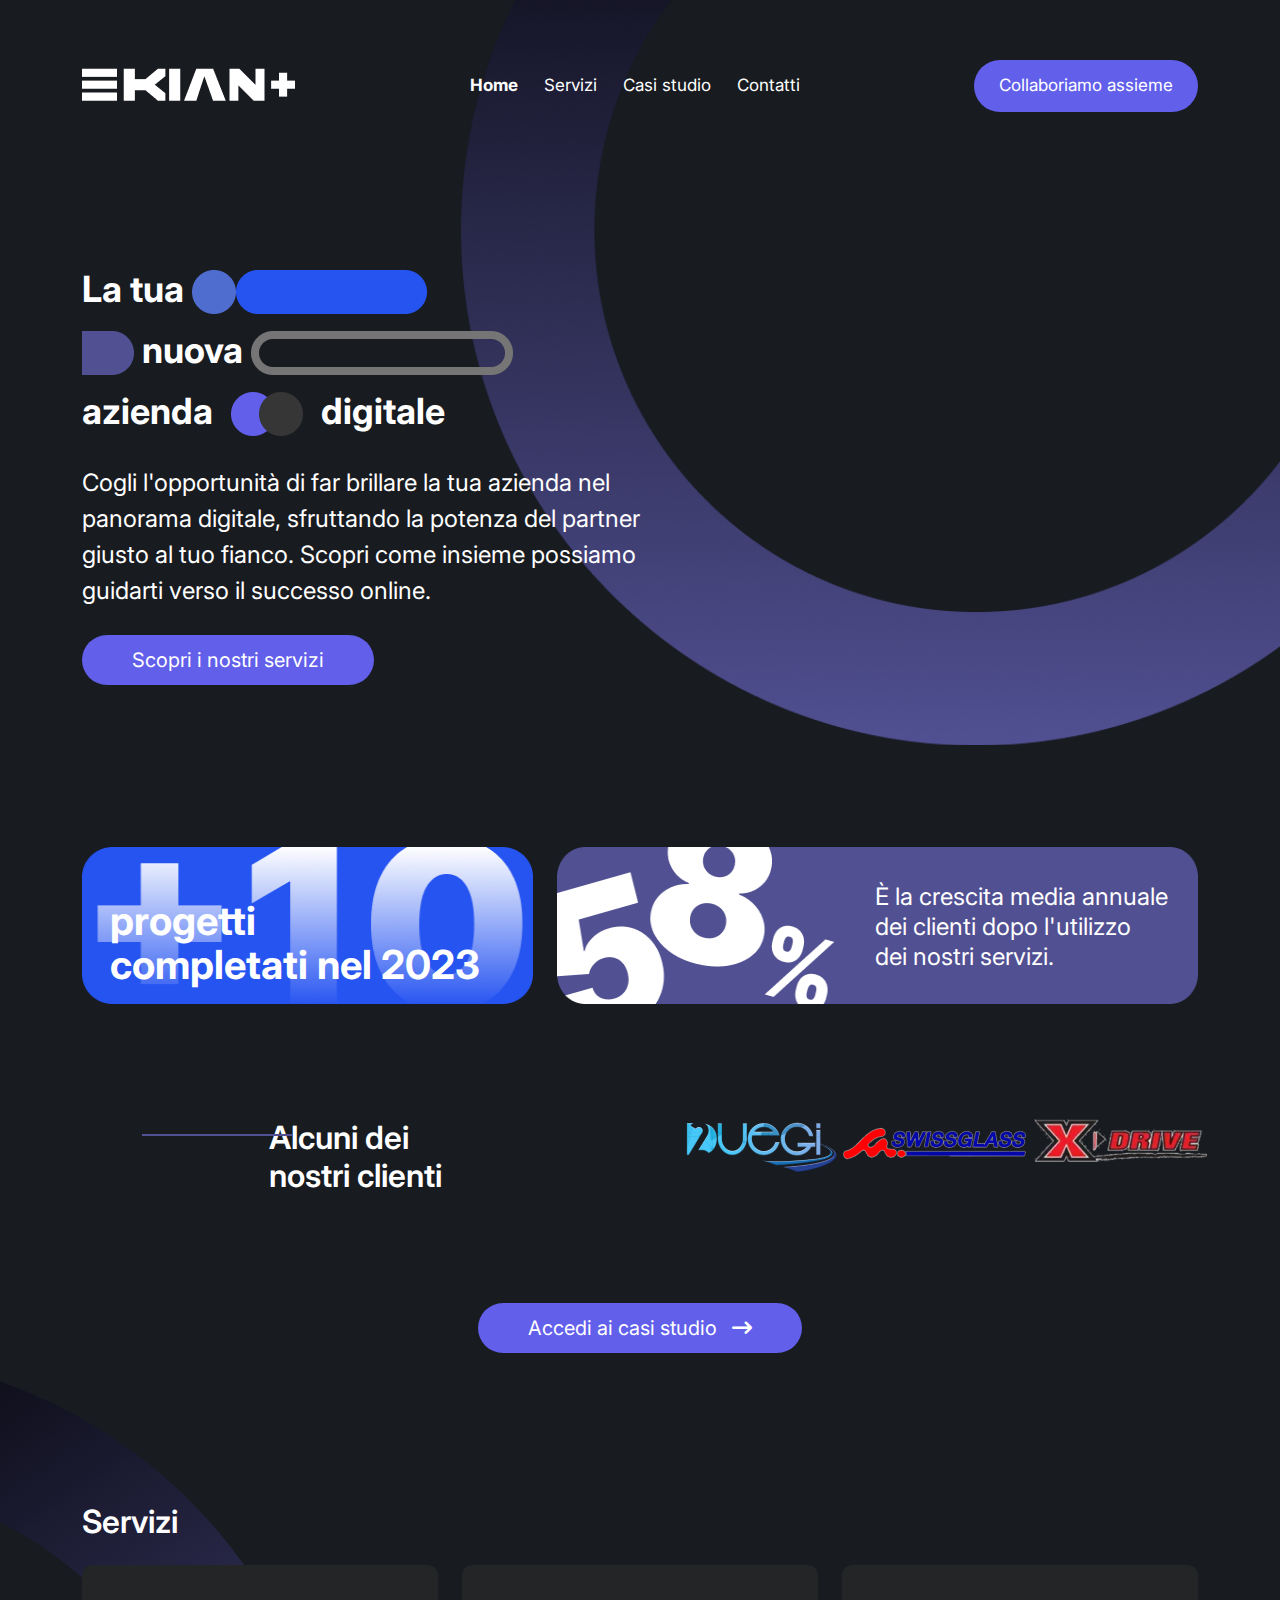
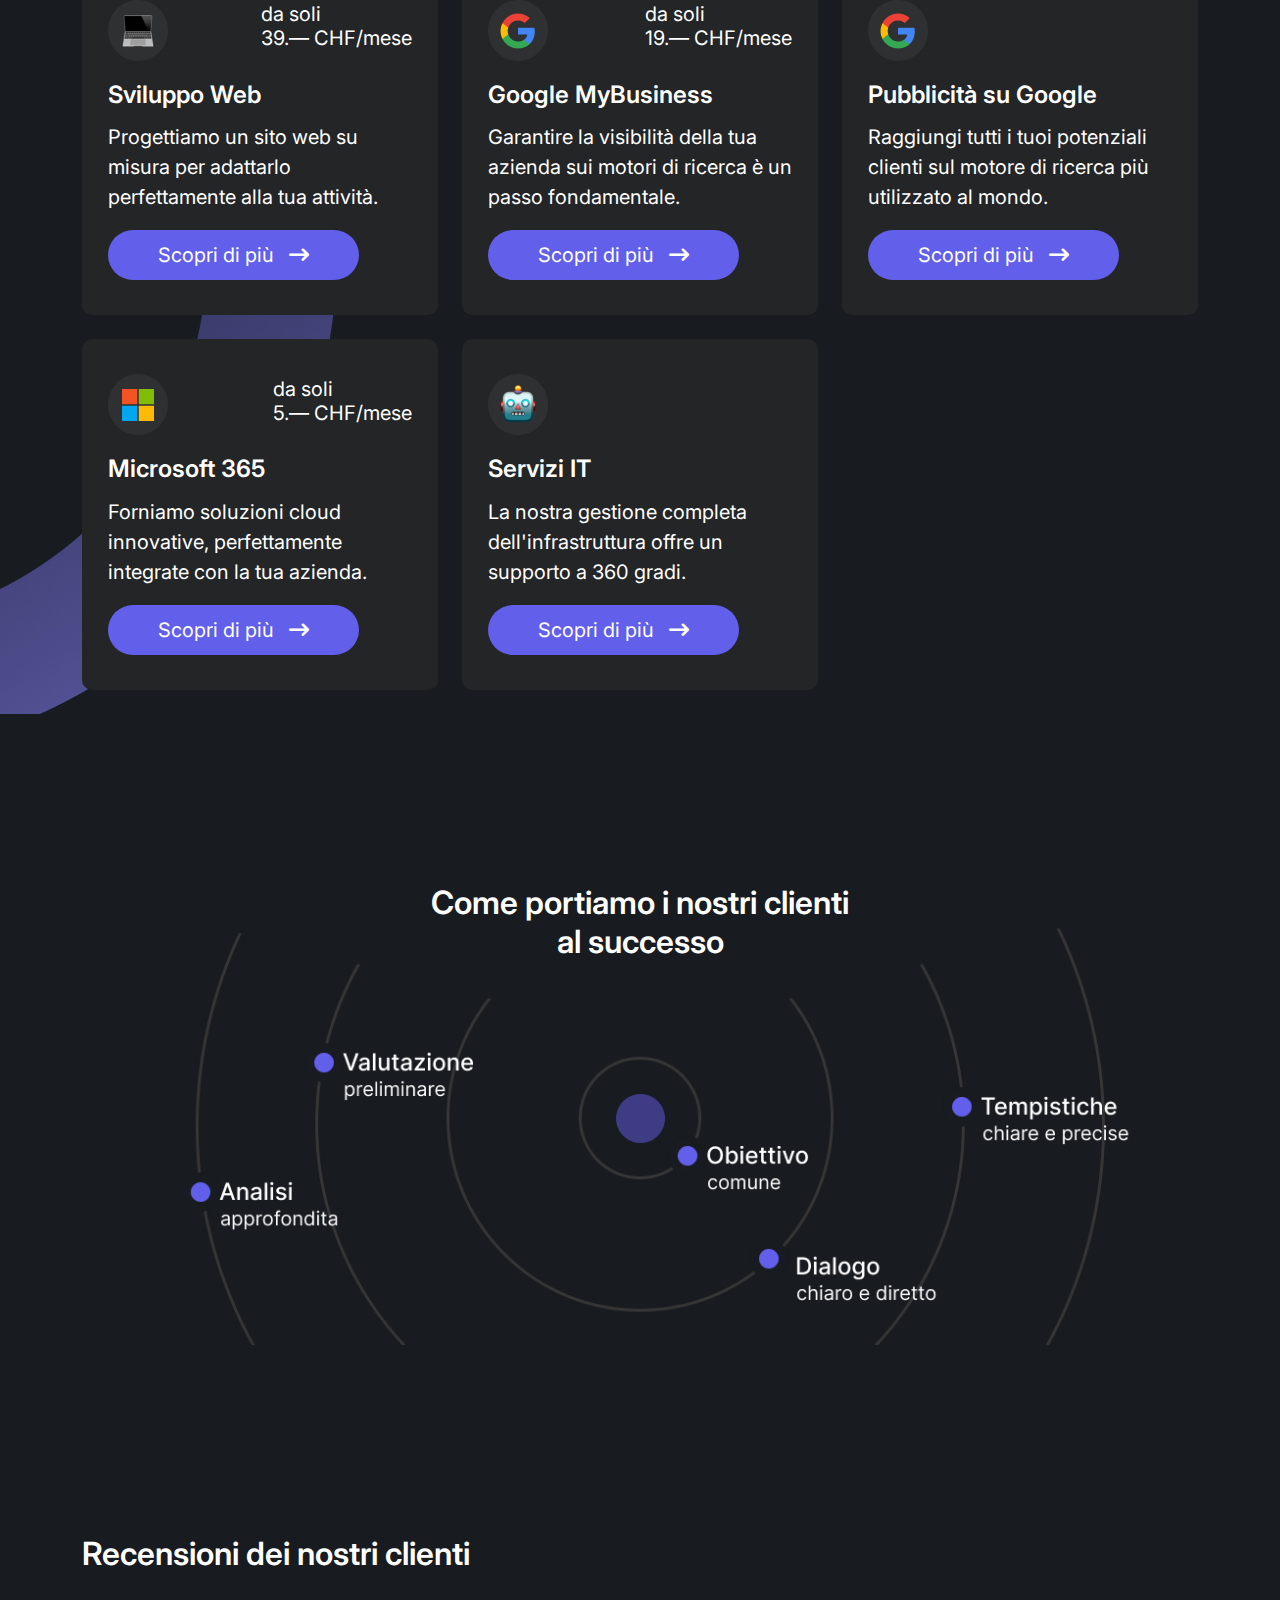
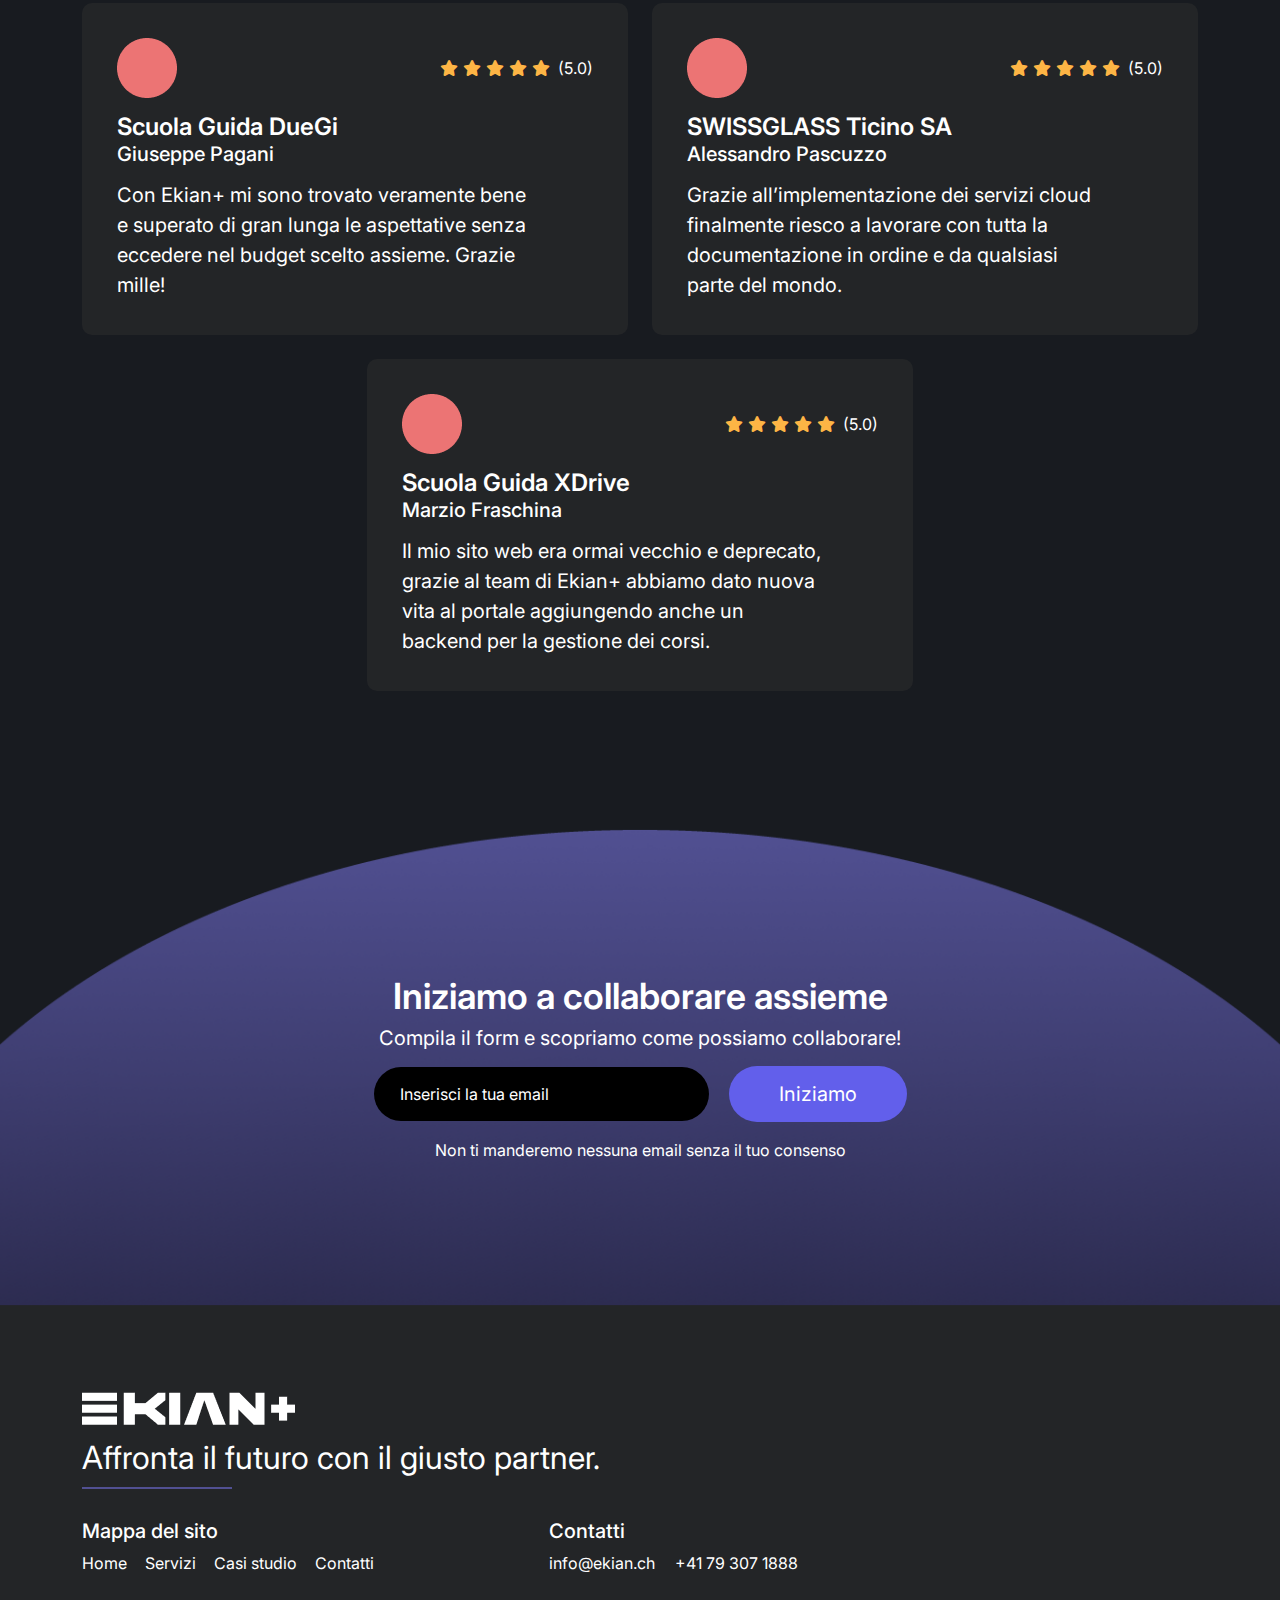
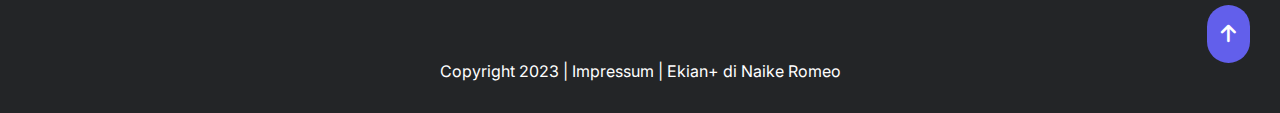
<file: index.html>
<!DOCTYPE html>
<html lang="en">
<head>
    <meta charset="UTF-8">
    <meta http-equiv="X-UA-Compatible" content="IE=edge">
    <meta name="viewport" content="width=device-width, initial-scale=1.0">
    <title>Ekian+ | Home</title>
    <!-- google fonts -->
    <link rel="preconnect" href="https://fonts.googleapis.com">
    <link rel="preconnect" href="https://fonts.gstatic.com" crossorigin>
    <link href="https://fonts.googleapis.com/css2?family=Inter:wght@100;200;300;400;500;600;700;800;900&display=swap" rel="stylesheet">
    <!-- google fonts -->
    <link rel="stylesheet" href="assets/css/bootstrap.min.css">
    <link rel="stylesheet" href="assets/css/all.min.css">
    <link rel="stylesheet" href="assets/css/fontawesome.min.css">
    <link rel="stylesheet" href="assets/css/style.css">
    <link rel="stylesheet" href="assets/css/responsive.css">

</head>
<body>

    <!-- preloader start here -->
    <div class="preloader">
        <div class="preloader-inner">
             <div class="preloader-icon">
                  <span></span>
                  <span></span>
             </div>
        </div>
   </div>
   <!-- preloader ending here -->

    <!-- hero section start here -->
    <div class="hero_section">
        <div class="hero_inner"> 
            <div class="container">
                <div class="menu_section">
                    <div class="menu_inner">
                        <div class="menu_logo">
                            <a href="index.html">
                                <img src="assets/images/logo.png" alt="logo">
                            </a>
                        </div>
                        <div class="menu_item">
                            <ul>
                                <li>
                                    <a class="menu-active " href="index.html">Home</a>
                                </li>
                                <li>
                                    <a href="service.html">Servizi</a>
                                </li>
                                <li>
                                    <a href="casi-studio.html">Casi studio</a>
                                </li>
                                <li>
                                    <a href="contact.html">Contatti</a>
                                </li> 
                            </ul>
                        </div>
                        <div class="menu_right_btn">
                            <a href="#">Collaboriamo assieme</a>
                        </div>
                    </div>
                    <div class="hero_content">
                        <div class="hero_content_list">
                            <ul>
                                <li>La tua <span><img src="assets/images/b1.png" alt="image"></span> </li>
                                <li> <img src="assets/images/b2.png" alt=""> <span>nuova</span> <img class="mobile_img" src="assets/images/b3.png" alt="image"> </li>
                                <li>azienda <img class="hero_img" src="assets/images/b4.png" alt=""> digitale</li>
                            </ul>
                        </div>
                        <p>Cogli l'opportunità di far brillare la tua azienda nel panorama digitale, sfruttando la potenza del partner giusto al tuo fianco. Scopri come insieme possiamo guidarti verso il successo online.</p>
                        <div class="common_btn">
                            <a target="_blank" href="service.html">Scopri i nostri servizi</a>
                        </div>
                    </div>
                </div> 
            </div> 
        </div>
    </div>
    <!-- banner section end here -->

    <!-- mobile menu -->
    <div class="mobile-menu">
            <div class="header-top">
                <div class="header-item">
                    <div class="header-item-left">
                        <div class="header-logo">
                            <a href="index.html"><img src="assets/images/logo.png" alt="logo"></a>
                        </div>
                    </div>
                    <div class="header-item-right">
                    <span>
                        <i class="fa-solid fa-xmark"></i>
                        <i class="fa-solid fa-bars-staggered"></i>
                    </span>
                    </div>
                </div>
            </div>
            <div class="header-bottom">
                <div class="header-menu">
                    <ul>
                        <li>
                            <a class="menu-active" href="#">Home</a>
                        </li>
                        <li>
                            <a href="service.html">Servizi</a>
                        </li>
                        <li>
                            <a href="casi-studio.html">Casi studio</a>
                        </li>
                        <li>
                            <a href="contact.html">Contatti</a>
                        </li> 
                    </ul>
                    <div class="menu_right_btn text-center mt-5">
                        <a href="#">Collaboriamo assieme</a>
                    </div>
                </div>
            </div>
    </div>
    <!-- mobile menu -->


    <!-- info section start here -->
    <div class="info_section">
        <div class="container">
            <div class="info_area">
                <div class="row">
                    <div class="col-lg-5 col-12">
                        <div class="info_left_content">
                            <img src="assets/images/info_left.png" alt="image">
                            <div class="info_para">
                                <p>progetti <br>completati nel 2023</p>
                            </div>
                        </div>
                    </div>
                    <div class="col-lg-7 col-12">
                        <div class="info_right_content">
                            <img src="assets/images/info_right.png" alt="image">
                            <div class="info_right_para">
                                <p>È la crescita media annuale <br> dei clienti dopo l'utilizzo <br> dei nostri servizi.</p>
                            </div>
                        </div>
                    </div>
                </div>
            </div>
        </div>
    </div>
    <!-- info section end here -->


    <!-- client logo section start here -->
    <div class="client_logo_section">
        <div class="container">
            <div class="client_logo_wrapper">
                <div class="row">
                    <div class="col-lg-6 col-12">
                        <div class="customer_title d-flex justify-content-center">
                            <h2>Alcuni dei <br> nostri clienti</h2>
                        </div>
                    </div>
                    <div class="col-lg-6 col-12">
                        <div class="client_logo_list">
                            <ul>
                                <li>
                                    <img src="assets/images/client_logo_01.png" alt="client logo">
                                </li>
                                <li>
                                    <img src="assets/images/client_logo_02.png" alt="client logo">
                                </li>
                                <li>
                                    <img src="assets/images/client_logo_03.png" alt="client logo">
                                </li>
                            </ul>
                        </div>
                    </div>
                </div>
                <div class="common_btn client_logo_btn">
                    <a target="_blank" href="casi-studio.html">Accedi ai casi studio <span class="right_arrow_icon"><i class="fa-solid fa-arrow-right-long"></i></span></a>
                </div>
            </div>
        </div>
    </div>
    <!-- client logo section end here -->


    <!-- service section start here -->
    <div class="service_section">
        <div class="service_wrapper">
            <div class="container">
                <div class="service_inner">
                    <div class="service_title">
                        <h2>Servizi</h2>
                    </div>
                    <div class="service_body">
                        <div class="row">
                            <div class="col-lg-4 col-md-6 col-12">
                                <div class="service_item">
                                    <div class="service_item_header">
                                        <div class="ser_img">
                                            <img src="assets/images/service_01.png" alt="image">
                                        </div>
                                        <div class="ser_header_txt">
                                            <h4>da soli <br>39.— CHF/mese</h4>
                                        </div>
                                    </div>
                                    <div class="servcice_item_body">
                                        <h2>Sviluppo Web</h2>
                                        <p>Progettiamo un sito web su misura per adattarlo perfettamente alla tua attività.</p>
                                        <div class="common_btn">
                                            <a target="_blank" href="service-website.html">Scopri di più  <span class="right_arrow_icon"><i class="fa-solid fa-arrow-right-long"></i></span></a>
                                        </div>
                                    </div>
                                </div>
                            </div> 
                            <div class="col-lg-4 col-md-6 col-12">
                                <div class="service_item">
                                    <div class="service_item_header">
                                        <div class="ser_img">
                                            <img src="assets/images/service_02.png" alt="image">
                                        </div>
                                        <div class="ser_header_txt">
                                            <h4>da soli <br> 19.— CHF/mese</h4>
                                        </div>
                                    </div>
                                    <div class="servcice_item_body">
                                        <h2>Google MyBusiness</h2>
                                        <p>Garantire la visibilità della tua azienda sui motori di ricerca è un passo fondamentale.</p>
                                        <div class="common_btn">
                                            <a target="_blank" href="google-business.html">Scopri di più  <span class="right_arrow_icon"><i class="fa-solid fa-arrow-right-long"></i></span></a>
                                        </div>
                                    </div>
                                </div>
                            </div> 
                            <div class="col-lg-4 col-md-6 col-12">
                                <div class="service_item">
                                    <div class="service_item_header">
                                        <div class="ser_img">
                                            <img src="assets/images/service_02.png" alt="image">
                                        </div>
                                        <div class="ser_header_txt">
                                            <!-- <h4>da soli <br>39.— CHF/mese</h4> -->
                                        </div>
                                    </div>
                                    <div class="servcice_item_body">
                                        <h2>Pubblicità su Google</h2>
                                        <p>Raggiungi tutti i tuoi potenziali clienti sul motore di ricerca più utilizzato al mondo.</p>
                                        <div class="common_btn">
                                            <a target="_blank" href="google-ads.html">Scopri di più  <span class="right_arrow_icon"><i class="fa-solid fa-arrow-right-long"></i></span></a>
                                        </div>
                                    </div>
                                </div>
                            </div> 
                            <div class="col-lg-4 col-md-6 col-12">
                                <div class="service_item">
                                    <div class="service_item_header">
                                        <div class="ser_img">
                                            <img src="assets/images/service_03.png" alt="image">
                                        </div>
                                        <div class="ser_header_txt">
                                            <h4>da soli <br> 5.— CHF/mese</h4>
                                        </div>
                                    </div>
                                    <div class="servcice_item_body">
                                        <h2>Microsoft 365</h2>
                                        <p>Forniamo soluzioni cloud innovative, perfettamente integrate con la tua azienda.</p>
                                        <div class="common_btn">
                                            <a target="_blank" href="microsoft.html">Scopri di più  <span class="right_arrow_icon"><i class="fa-solid fa-arrow-right-long"></i></span></a>
                                        </div>
                                    </div>
                                </div>
                            </div> 
                            <div class="col-lg-4 col-md-6 col-12">
                                <div class="service_item">
                                    <div class="service_item_header">
                                        <div class="ser_img">
                                            <img src="assets/images/service_04.png" alt="image">
                                        </div>
                                        <div class="ser_header_txt">
                                            <!-- <h4>da soli <br>39.— CHF/mese</h4> -->
                                        </div>
                                    </div>
                                    <div class="servcice_item_body">
                                        <h2>Servizi IT</h2>
                                        <p>La nostra gestione completa dell'infrastruttura offre un supporto a 360 gradi.</p>
                                        <div class="common_btn">
                                            <a target="_blank" href="serviceIt.html">Scopri di più  <span class="right_arrow_icon"><i class="fa-solid fa-arrow-right-long"></i></span></a>
                                        </div>
                                    </div>
                                </div>
                            </div> 
                        </div>
                    </div>
                </div>
            </div>
        </div>
    </div>
    <!-- service section end here -->


    <!-- analysis section start here -->
    <div class="analysis_section">
        <div class="container">
            <div class="analysis_inner">
                <div class="analysis_title">
                    <h2>Come portiamo i nostri clienti <br> al successo</h2>
                </div>
                <div class="analysis_image">
                    <img src="assets/images/analysis.png" alt="image">
                </div>
            </div>
        </div>
    </div>
    <!-- analysis section end here -->


    <!-- client review section start here -->
    <div class="client_review_section">
        <div class="container">
            <div class="client_review_wrapper">
                <div class="review_title">
                    <h2>Recensioni dei nostri clienti</h2>
                </div>
                <div class="row justify-content-center">
                    <div class="col-md-6 col-12">
                        <div class="review_item">
                            <div class="review_item_top">
                                <div class="rev_img">
                                    <img src="assets/images/review_imag.png" alt="image">
                                </div>
                                <div class="rev_star_list">
                                    <ul>
                                        <li><i class="fa-solid fa-star"></i></li>
                                        <li><i class="fa-solid fa-star"></i></li>
                                        <li><i class="fa-solid fa-star"></i></li>
                                        <li><i class="fa-solid fa-star"></i></li>
                                        <li><i class="fa-solid fa-star"></i></li>
                                        <span>(5.0)</span>
                                    </ul> 
                                </div>
                            </div>
                            <div class="review_body">
                                <h2>Scuola Guida DueGi</h2>
                                <h6>Giuseppe Pagani</h6>
                                <p>Con Ekian+ mi sono trovato veramente bene e superato di gran lunga le aspettative senza eccedere nel budget scelto assieme.
                                    Grazie mille!</p>
                            </div>
                        </div>
                    </div>
                    <div class="col-md-6 col-12">
                        <div class="review_item">
                            <div class="review_item_top">
                                <div class="rev_img">
                                    <img src="assets/images/review_imag.png" alt="image">
                                </div>
                                <div class="rev_star_list">
                                    <ul>
                                        <li><i class="fa-solid fa-star"></i></li>
                                        <li><i class="fa-solid fa-star"></i></li>
                                        <li><i class="fa-solid fa-star"></i></li>
                                        <li><i class="fa-solid fa-star"></i></li>
                                        <li><i class="fa-solid fa-star"></i></li>
                                        <span>(5.0)</span>
                                    </ul> 
                                </div>
                            </div>
                            <div class="review_body">
                                <h2>SWISSGLASS Ticino SA</h2>
                                <h6>Alessandro Pascuzzo</h6>
                                <p>Grazie all’implementazione dei servizi cloud finalmente riesco a lavorare con tutta la documentazione in ordine e da qualsiasi 
                                    parte del mondo.</p>
                            </div>
                        </div>
                    </div>
                    <div class="col-md-6 col-12">
                        <div class="review_item">
                            <div class="review_item_top">
                                <div class="rev_img">
                                    <img src="assets/images/review_imag.png" alt="image">
                                </div>
                                <div class="rev_star_list">
                                    <ul>
                                        <li><i class="fa-solid fa-star"></i></li>
                                        <li><i class="fa-solid fa-star"></i></li>
                                        <li><i class="fa-solid fa-star"></i></li>
                                        <li><i class="fa-solid fa-star"></i></li>
                                        <li><i class="fa-solid fa-star"></i></li>
                                        <span>(5.0)</span>
                                    </ul> 
                                </div>
                            </div>
                            <div class="review_body">
                                <h2>Scuola Guida XDrive</h2>
                                <h6>Marzio Fraschina</h6>
                                <p>Il mio sito web era ormai vecchio e deprecato, grazie al team di Ekian+ abbiamo dato nuova vita al portale aggiungendo anche un backend per la gestione dei corsi.</p>
                            </div>
                        </div>
                    </div>
                </div>
            </div>
        </div>
    </div>
    <!-- client review section end here -->


    <!-- footer section start here -->
    <div class="footer_section">
        <div class="footer_section_top">
            <div class="container">
                <div class="footer_inner">
                    <div class="footer_top">
                        <div class="footer_top_content text-center">
                            <h2>Iniziamo a collaborare assieme</h2>
                            <h6>Compila il form e scopriamo come possiamo collaborare!</h6>
                            <div class="footer_fm align-items-center d-flex justify-content-center">
                                <div class="input">
                                    <input type="text" placeholder="Inserisci la tua email">
                                </div>
                                <div class="input_btn">
                                    <button>Iniziamo</button>
                                </div>
                            </div>
                            <p>Non ti manderemo nessuna email senza il tuo consenso</p>
                        </div>
                    </div>
                    
                </div>
            </div>
        </div> 
        <div class="footer_section_bottom">
           <div class="container">
                <div class="footer_bottom">
                    <div class="footer_bottom_content">
                        <div class="row">
                            <div class="col-lg-8 col-12">
                                <img src="assets/images/footer_logo.png" alt="">
                                <h3>Affronta il futuro con il giusto partner.</h3> 
                                <div class="footer_menu">
                                    <div class="menu_list">
                                        <div class="footer_menu_title">
                                            <h4>Mappa del sito</h4>
                                        </div>
                                        <ul>
                                            <li><a href="#">Home</a></li>
                                            <li><a href="#">Servizi</a></li>
                                            <li><a href="#">Casi studio</a></li>
                                            <li><a href="#">Contatti</a></li>
                                        </ul>
                                    </div>
                                    <div class="footer_contact">
                                        <div class="footer_contact_title">
                                            <h4>Contatti</h4>
                                            <div class="footer_contact_list">
                                                <ul>
                                                    <li>info@ekian.ch</li>
                                                    <li>+41 79 307 1888</li>
                                                </ul>
                                            </div>
                                        </div>
                                    </div>
                                </div>
                            </div>
                        </div>
                    </div>
                </div>
                <div class="footer_copy_txt">
                    <p>Copyright 2023 | Impressum | Ekian+ di Naike Romeo</p>
                </div>
           </div>
        </div>
        <div class="scroll_top">
            <button id="scrollBtn" class="scroll_btn"><i class="fa-solid fa-arrow-up"></i></button>
        </div>
    </div>
    <!-- footer section end here -->


    <script src="assets/js/jquery-3.6.4.min.js"></script>
    <script src="assets/js/fontawesome.min.js"></script>
    <script src="assets/js/bootstrap.min.js"></script>
    <script src="assets/js/scripts.js"></script>
    <script>
        document.getElementById("scrollBtn").addEventListener("click", function() { 
            window.scrollTo(0, 0); 
        }); 
    </script>
 
</body>
</html>
</file>
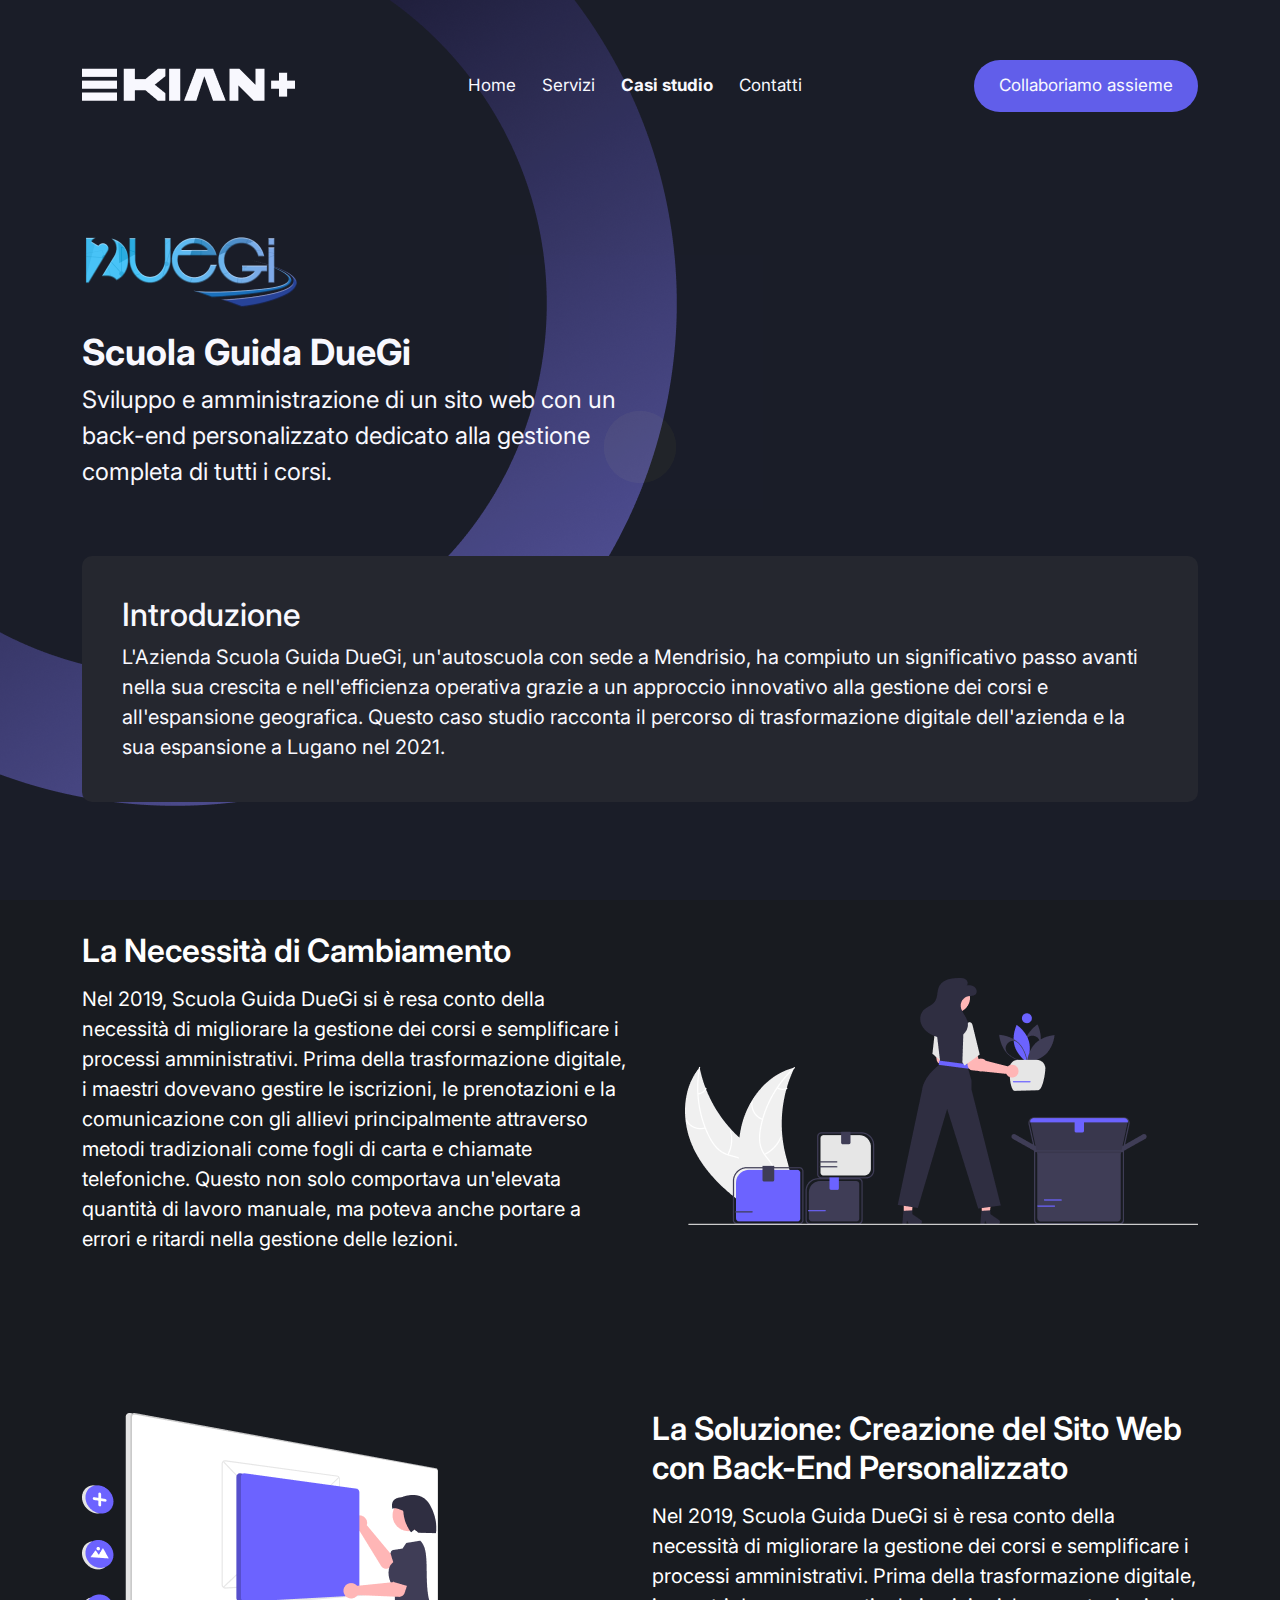
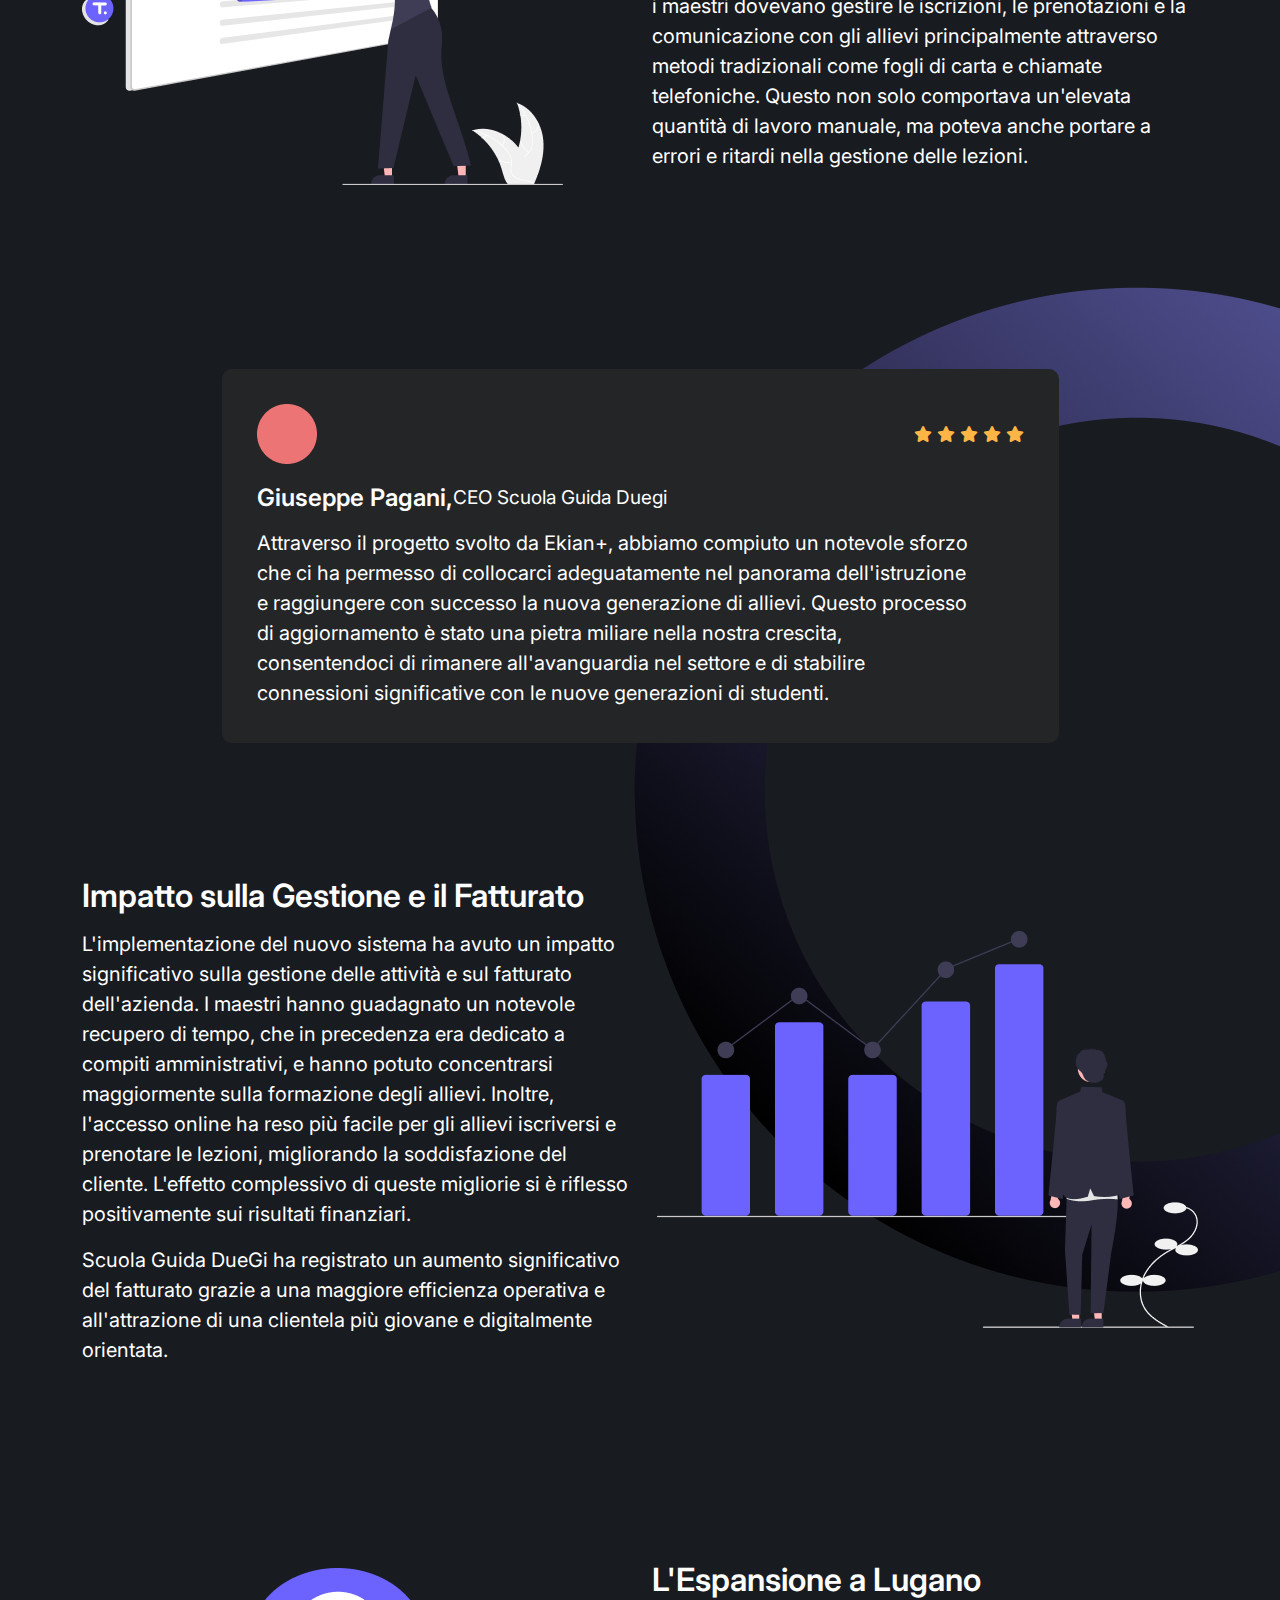
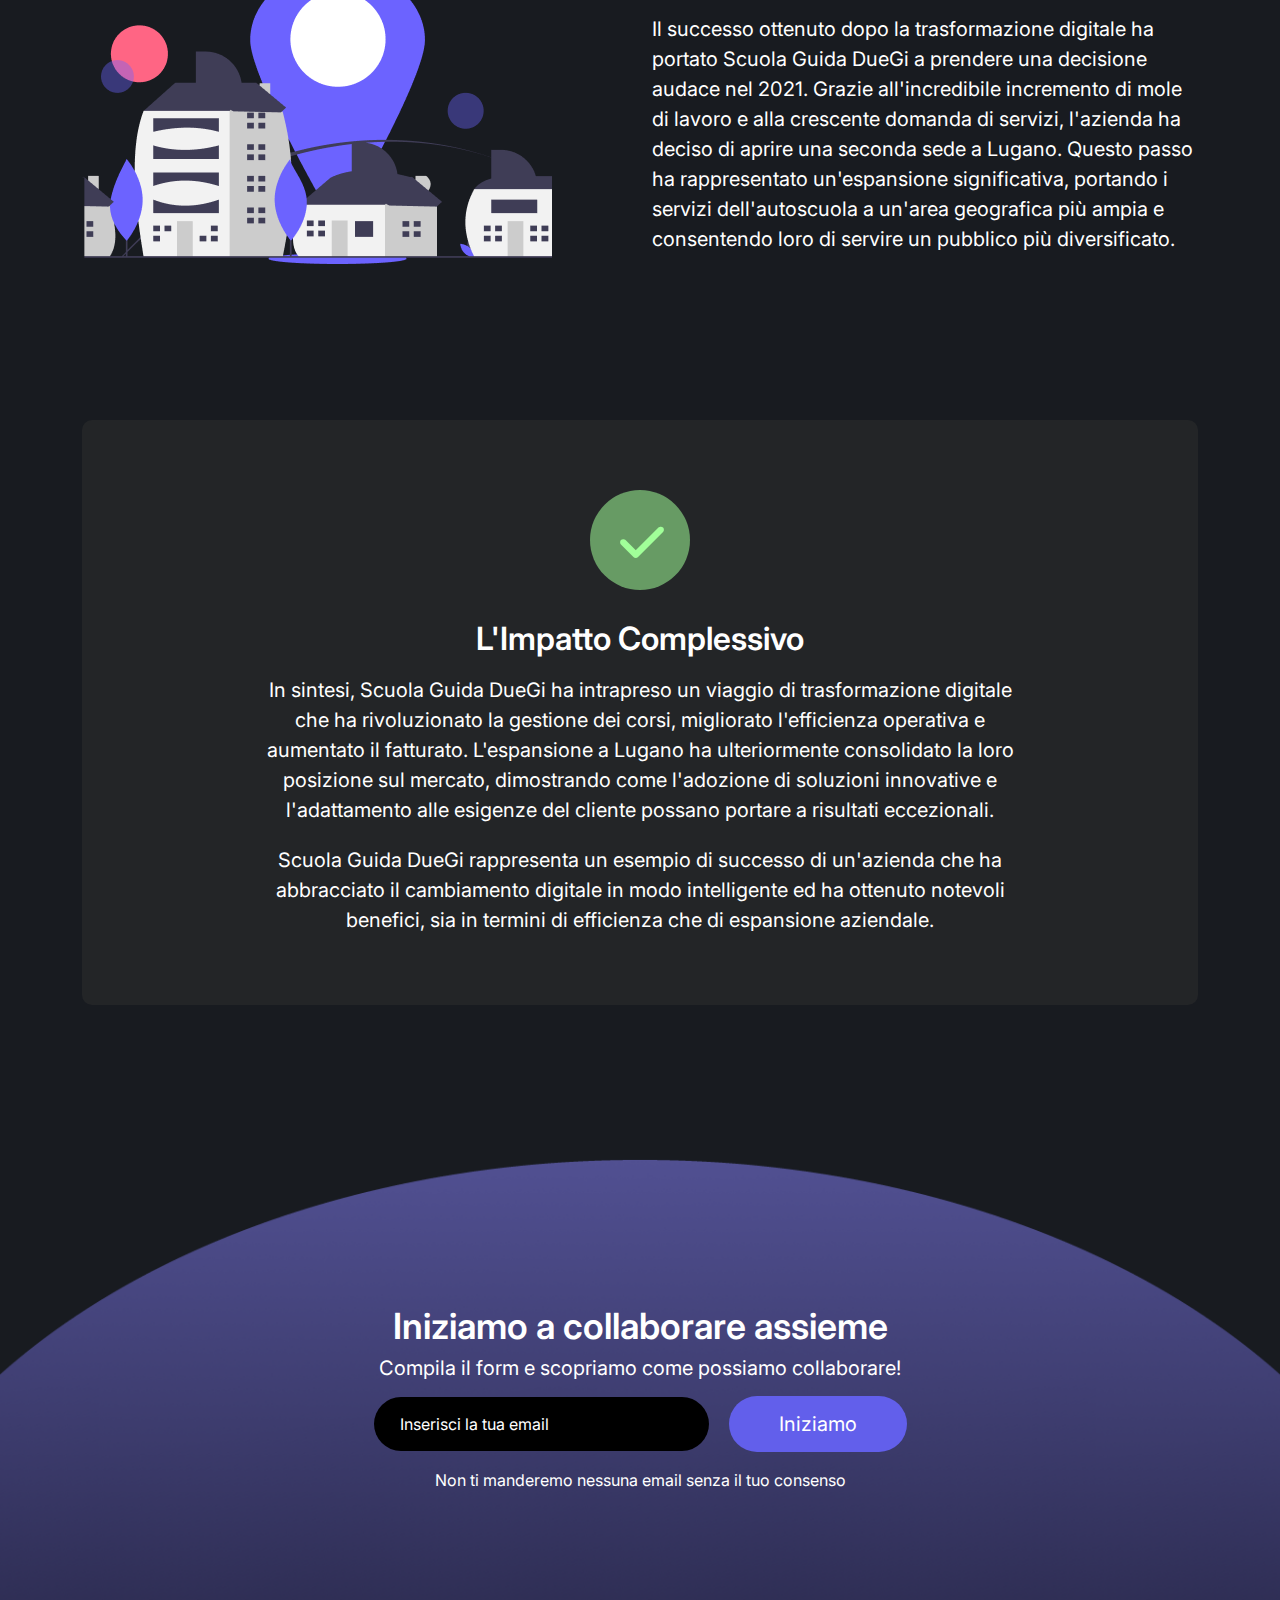
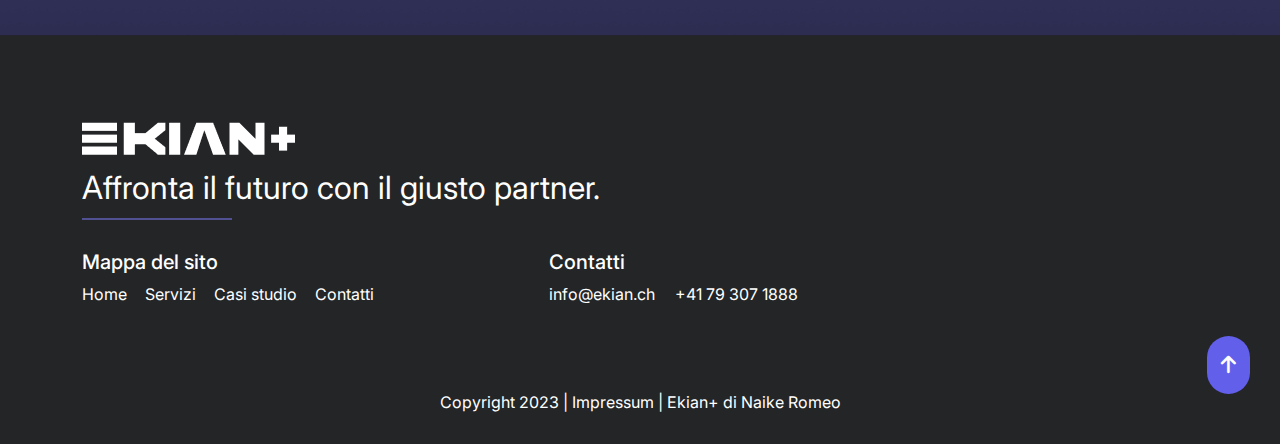
<file: casi-duegi.html>
<!DOCTYPE html>
<html lang="en">
<head>
    <meta charset="UTF-8">
    <meta http-equiv="X-UA-Compatible" content="IE=edge">
    <meta name="viewport" content="width=device-width, initial-scale=1.0">
    <title>Ekian+ | Casi Duegi</title>
    <!-- google fonts -->
    <link rel="preconnect" href="https://fonts.googleapis.com">
    <link rel="preconnect" href="https://fonts.gstatic.com" crossorigin>
    <link href="https://fonts.googleapis.com/css2?family=Inter:wght@100;200;300;400;500;600;700;800;900&display=swap" rel="stylesheet">
    <!-- google fonts -->
    <link rel="stylesheet" href="assets/css/bootstrap.min.css">
    <link rel="stylesheet" href="assets/css/all.min.css">
    <link rel="stylesheet" href="assets/css/fontawesome.min.css">
    <link rel="stylesheet" href="assets/css/style.css">
    <link rel="stylesheet" href="assets/css/responsive.css">

</head>
<body>

    <!-- preloader start here -->
    <div class="preloader">
        <div class="preloader-inner">
             <div class="preloader-icon">
                  <span></span>
                  <span></span>
             </div>
        </div>
   </div>
   <!-- preloader ending here -->

    <!-- hero section start here -->
    <div class="hero_section">
        <div class="case_hero_inner"> 
            <div class="container">
                <div class="menu_section">
                    <div class="menu_inner">
                        <div class="menu_logo">
                            <a href="index.html">
                                <img src="assets/images/logo.png" alt="logo">
                            </a>
                        </div>
                        <div class="menu_item">
                            <ul>
                                <li>
                                    <a href="index.html">Home</a>
                                </li>
                                <li>
                                    <a href="service.html">Servizi</a>
                                </li>
                                <li>
                                    <a class="menu-active" href="casi-studio.html">Casi studio</a>
                                </li>
                                <li>
                                    <a href="contact.html">Contatti</a>
                                </li> 
                            </ul>
                        </div>
                        <div class="menu_right_btn">
                            <a href="#">Collaboriamo assieme</a>
                        </div>
                    </div>
                    <div class="case_hero_content">
                        <div class="row">
                            <div class="col-lg-6 col-12">
                               <div class="casi_content_top">
                                    <img src="assets/images/casi_01.png" alt="image">
                                    <h2>Scuola Guida DueGi</h2>
                                    <p>Sviluppo e amministrazione di un sito web con un back-end personalizzato dedicato alla gestione completa di tutti i corsi.</p>
                               </div>
                            </div>
                        </div>
                        <div class="hero_content_box">
                            <h3>Introduzione</h3>
                            <p>L'Azienda Scuola Guida DueGi, un'autoscuola con sede a Mendrisio, ha compiuto un significativo passo avanti nella sua crescita e nell'efficienza operativa grazie a un approccio innovativo alla gestione dei corsi e all'espansione geografica. Questo caso studio racconta il percorso di trasformazione digitale dell'azienda e la sua espansione a Lugano nel 2021.</p>
                        </div>
                    </div>
                </div> 
            </div> 
        </div>
    </div>
    <!-- banner section end here -->

    <!-- mobile menu -->
    <div class="mobile-menu">
            <div class="header-top">
                <div class="header-item">
                    <div class="header-item-left">
                        <div class="header-logo">
                            <a href="index.html"><img src="assets/images/logo.png" alt="logo"></a>
                        </div>
                    </div>
                    <div class="header-item-right">
                    <span>
                        <i class="fa-solid fa-xmark"></i>
                        <i class="fa-solid fa-bars-staggered"></i>
                    </span>
                    </div>
                </div>
            </div>
            <div class="header-bottom">
                <div class="header-menu">
                    <ul>
                        <li>
                            <a href="index.html">Home</a>
                        </li>
                        <li>
                            <a href="service.html">Servizi</a>
                        </li>
                        <li>
                            <a class="menu-active" href="casi-studio.html">Casi studio</a>
                        </li>
                        <li>
                            <a href="contact.html">Contatti</a>
                        </li> 
                    </ul>
                    <div class="menu_right_btn text-center mt-5">
                        <a href="#">Collaboriamo assieme</a>
                    </div>
                </div>
            </div>
    </div>
    <!-- mobile menu -->


    <!-- casi duegi info section -->
    <div class="casi_duegi_info_section">
        <div class="container">
            <div class="casi_duegi_area">
                <div class="row align-items-center">
                    <div class="col-lg-6 col-12 ">
                        <div class="website_service_info_content">
                            <h2>La Necessità di Cambiamento</h2>
                            <p>
                                Nel 2019, Scuola Guida DueGi si è resa conto della necessità di migliorare la gestione dei corsi e semplificare i processi amministrativi. Prima della trasformazione digitale, i maestri dovevano gestire le iscrizioni, le prenotazioni e la comunicazione con gli allievi principalmente attraverso metodi tradizionali come fogli di carta e chiamate telefoniche. Questo non solo comportava un'elevata quantità di lavoro manuale, ma poteva anche portare a errori e ritardi nella gestione delle lezioni.
                            </p>  
                        </div>
                    </div>
                    <div class="col-lg-6 col-12 ">
                        <div class="website_service_info_image casi_duegi_responsive_img text-end">
                            <img src="assets/images/case_info.png" alt="image">
                        </div>
                    </div>
                </div>
            </div>
        </div>
    </div>
    <!-- casi duegi info section end -->

    <!-- casi duegi info section -->
    <div class="casi_duegi_info_second_section">
        <div class="container">
            <div class="casi_duegi_second_area">
                <div class="row align-items-center responsive_reverse ">
                    <div class="col-lg-6 col-12 ">
                        <div class="website_service_info_image casi_duegi_responsive_img">
                            <img src="assets/images/casi-info-left.png" alt="image">
                        </div>
                    </div>
                    <div class="col-lg-6 col-12 "> 
                        <div class="website_service_info_content">
                            <h2>La Soluzione: Creazione del Sito Web con Back-End Personalizzato</h2>
                            <p>
                                Nel 2019, Scuola Guida DueGi si è resa conto della necessità di migliorare la gestione dei corsi e semplificare i processi amministrativi. Prima della trasformazione digitale, i maestri dovevano gestire le iscrizioni, le prenotazioni e la comunicazione con gli allievi principalmente attraverso metodi tradizionali come fogli di carta e chiamate telefoniche. Questo non solo comportava un'elevata quantità di lavoro manuale, ma poteva anche portare a errori e ritardi nella gestione delle lezioni.
                            </p>  
                        </div>
                    </div>
                </div>
            </div>
        </div>
    </div>
    <!-- casi duegi info section end -->

    <!-- casi duegi management section -->
    <div class="case_duegi_management_section">
        <div class="case_duegi_management_area">
            <div class="container">
                <div class="case_duegi_management_review">
                    <div class="col-lg-9 col-12 m-auto">
                        <div class="review_item">
                            <div class="review_item_top">
                                <div class="rev_img">
                                    <img src="assets/images/review_imag.png" alt="image">
                                </div>
                                <div class="rev_star_list">
                                    <ul>
                                        <li><i class="fa-solid fa-star"></i></li>
                                        <li><i class="fa-solid fa-star"></i></li>
                                        <li><i class="fa-solid fa-star"></i></li>
                                        <li><i class="fa-solid fa-star"></i></li>
                                        <li><i class="fa-solid fa-star"></i></li> 
                                    </ul> 
                                </div>
                            </div>
                            <div class="review_body">
                                <div class="author_title">
                                    <h2>Giuseppe Pagani,</h2> <span class="author_sub_title">CEO Scuola Guida Duegi</span> 
                                </div>
                                <p>Attraverso il progetto svolto da Ekian+, abbiamo compiuto un notevole sforzo che ci ha permesso di collocarci adeguatamente nel panorama dell'istruzione e raggiungere con successo la nuova generazione di allievi. Questo processo di aggiornamento è stato una pietra miliare nella nostra crescita, consentendoci di rimanere all'avanguardia nel settore e di stabilire connessioni significative con le nuove generazioni di studenti.</p>
                            </div>
                        </div>
                    </div>
                </div>
                <div class="case_duegi_management_bottom">
                    <div class="row align-items-center">
                        <div class="col-lg-6 col-12 ">
                            <div class="website_service_info_content">
                                <h2>Impatto sulla Gestione e il Fatturato</h2>
                                <p>
                                    L'implementazione del nuovo sistema ha avuto un impatto significativo sulla gestione delle attività e sul fatturato dell'azienda. I maestri hanno guadagnato un notevole recupero di tempo, che in precedenza era dedicato a compiti amministrativi, e hanno potuto concentrarsi maggiormente sulla formazione degli allievi. Inoltre, l'accesso online ha reso più facile per gli allievi iscriversi e prenotare le lezioni, migliorando la soddisfazione del cliente.
                                    L'effetto complessivo di queste migliorie si è riflesso positivamente sui risultati finanziari. 
                                </p>  
                                <p>
                                    Scuola Guida DueGi ha registrato un aumento significativo del fatturato grazie a una maggiore efficienza operativa e all'attrazione di una clientela più giovane e digitalmente orientata.
                                </p>
                            </div>
                        </div>
                        <div class="col-lg-6 col-12 ">  
                            <div class="website_service_info_image text-end casi_duegi_responsive_img">
                                <img src="assets/images/case-management.png" alt="image">
                            </div>
                        </div>
                    </div>
                </div>
            </div>
        </div>
    </div>
    <!-- casi duegi management section -->

    <!-- casi duegi info section -->
    <div class="casi_duegi_three_section">
        <div class="container">
            <div class="casi_duegi_area">
                <div class="row align-items-center responsive_reverse">
                    <div class="col-lg-6 col-12 ">
                        <div class="website_service_info_image casi_duegi_responsive_img">
                            <img src="assets/images/casi-three.png" alt="image">
                        </div>
                    </div>
                    <div class="col-lg-6 col-12 ">
                       
                        <div class="website_service_info_content">
                            <h2>L'Espansione a Lugano</h2>
                            <p>
                                Il successo ottenuto dopo la trasformazione digitale ha portato Scuola Guida DueGi a prendere una decisione audace nel 2021. Grazie all'incredibile incremento di mole di lavoro e alla crescente domanda di servizi, l'azienda ha deciso di aprire una seconda sede a Lugano. Questo passo ha rappresentato un'espansione significativa, portando i servizi dell'autoscuola a un'area geografica più ampia e consentendo loro di servire un pubblico più diversificato.
                            </p>  
                        </div>
                    </div>
                </div>
            </div>
        </div>
    </div>
    <!-- casi duegi info section end -->


    <!-- casi duegi impact section -->
    <div class="case_duegi_impact_section">
        <div class="container">
            <div class="casi_due_impact_inner">
                <div class="casi_duegi_content">
                    <div class="check_icon_box">
                        <i class="fa-solid fa-check"></i>
                    </div>
                    <h2>L'Impatto Complessivo</h2>
                    <p style="margin-bottom: 20px;">In sintesi, Scuola Guida DueGi ha intrapreso un viaggio di trasformazione digitale che ha rivoluzionato la gestione dei corsi, migliorato l'efficienza operativa e aumentato il fatturato. L'espansione a Lugano ha ulteriormente consolidato la loro posizione sul mercato, dimostrando come l'adozione di soluzioni innovative e l'adattamento alle esigenze del cliente possano portare a risultati eccezionali. </p>
                    <p>  Scuola Guida DueGi rappresenta un esempio di successo di un'azienda che ha abbracciato il cambiamento digitale in modo intelligente ed ha ottenuto notevoli benefici, sia in termini di efficienza che di espansione aziendale.</p>
                </div>
            </div>
        </div>
    </div>
    <!-- casi duegi impact section -->


    <!-- footer section start here -->
    <div class="footer_section">
        <div class="footer_section_top">
            <div class="container">
                <div class="footer_inner">
                    <div class="footer_top">
                        <div class="footer_top_content text-center">
                            <h2>Iniziamo a collaborare assieme</h2>
                            <h6>Compila il form e scopriamo come possiamo collaborare!</h6>
                            <div class="footer_fm align-items-center d-flex justify-content-center">
                                <div class="input">
                                    <input type="text" placeholder="Inserisci la tua email">
                                </div>
                                <div class="input_btn">
                                    <button>Iniziamo</button>
                                </div>
                            </div>
                            <p>Non ti manderemo nessuna email senza il tuo consenso</p>
                        </div>
                    </div>
                    
                </div>
            </div>
        </div> 
        <div class="footer_section_bottom">
           <div class="container">
                <div class="footer_bottom">
                    <div class="footer_bottom_content">
                        <div class="row">
                            <div class="col-lg-8 col-12">
                                <img src="assets/images/footer_logo.png" alt="">
                                <h3>Affronta il futuro con il giusto partner.</h3> 
                                <div class="footer_menu">
                                    <div class="menu_list">
                                        <div class="footer_menu_title">
                                            <h4>Mappa del sito</h4>
                                        </div>
                                        <ul>
                                            <li><a href="#">Home</a></li>
                                            <li><a href="#">Servizi</a></li>
                                            <li><a href="#">Casi studio</a></li>
                                            <li><a href="#">Contatti</a></li>
                                        </ul>
                                    </div>
                                    <div class="footer_contact">
                                        <div class="footer_contact_title">
                                            <h4>Contatti</h4>
                                            <div class="footer_contact_list">
                                                <ul>
                                                    <li>info@ekian.ch</li>
                                                    <li>+41 79 307 1888</li>
                                                </ul>
                                            </div>
                                        </div>
                                    </div>
                                </div>
                            </div>
                        </div>
                    </div>
                </div>
                <div class="footer_copy_txt">
                    <p>Copyright 2023 | Impressum | Ekian+ di Naike Romeo</p>
                </div>
           </div>
        </div>
        <div class="scroll_top">
            <button id="scrollBtn" class="scroll_btn"><i class="fa-solid fa-arrow-up"></i></button>
        </div>
    </div>
    <!-- footer section end here -->


    <script src="assets/js/jquery-3.6.4.min.js"></script>
    <script src="assets/js/fontawesome.min.js"></script>
    <script src="assets/js/bootstrap.min.js"></script>
    <script src="assets/js/scripts.js"></script>
    <script>
        document.getElementById("scrollBtn").addEventListener("click", function() { 
            window.scrollTo(0, 0); 
        }); 
    </script>
 
</body>
</html>
</file>
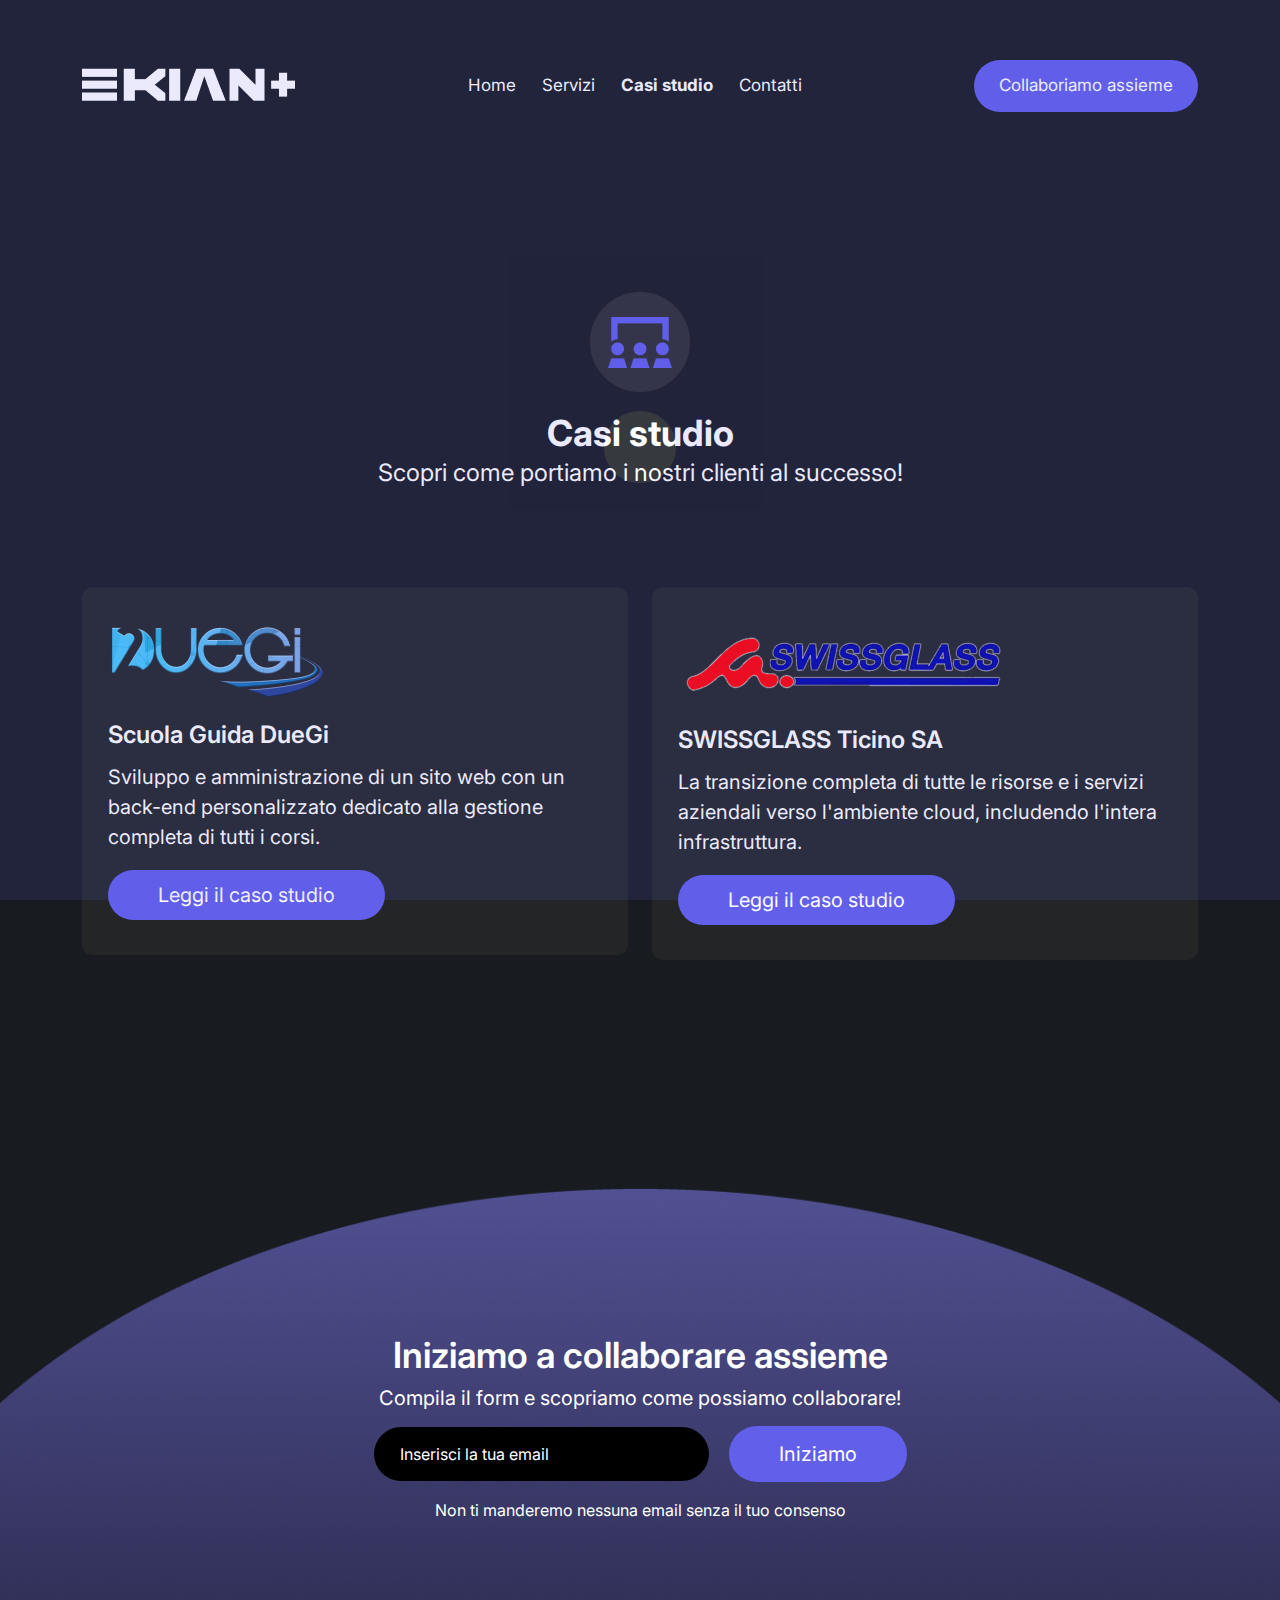
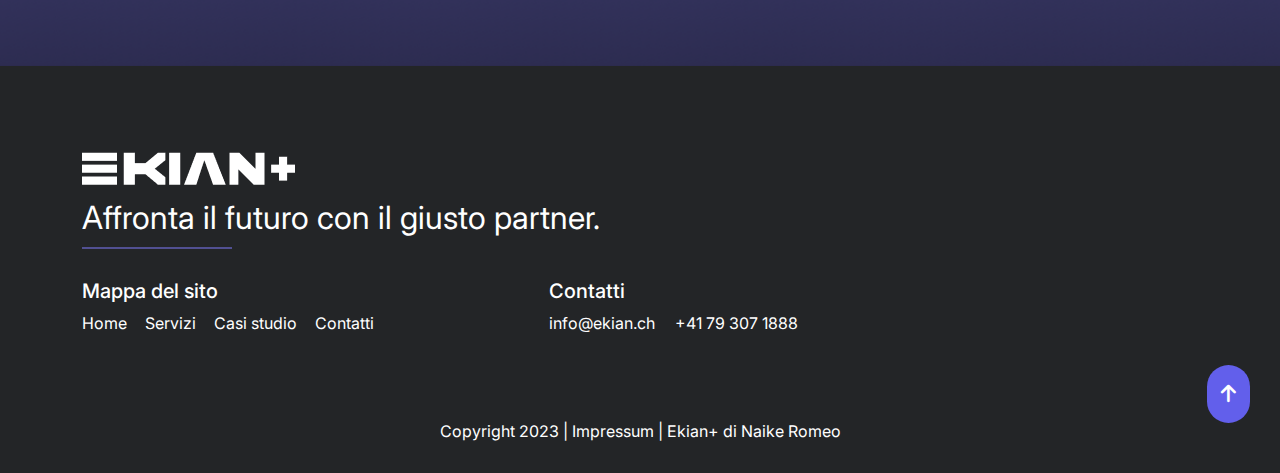
<file: casi-studio.html>
<!DOCTYPE html>
<html lang="en">
<head>
    <meta charset="UTF-8">
    <meta http-equiv="X-UA-Compatible" content="IE=edge">
    <meta name="viewport" content="width=device-width, initial-scale=1.0">
    <title>Ekian+ | Casi Studio</title>
    <!-- google fonts -->
    <link rel="preconnect" href="https://fonts.googleapis.com">
    <link rel="preconnect" href="https://fonts.gstatic.com" crossorigin>
    <link href="https://fonts.googleapis.com/css2?family=Inter:wght@100;200;300;400;500;600;700;800;900&display=swap" rel="stylesheet">
    <!-- google fonts -->
    <link rel="stylesheet" href="assets/css/bootstrap.min.css">
    <link rel="stylesheet" href="assets/css/all.min.css">
    <link rel="stylesheet" href="assets/css/fontawesome.min.css">
    <link rel="stylesheet" href="assets/css/style.css">
    <link rel="stylesheet" href="assets/css/responsive.css">

</head>
<body>

    <!-- preloader start here -->
    <div class="preloader">
        <div class="preloader-inner">
             <div class="preloader-icon">
                  <span></span>
                  <span></span>
             </div>
        </div>
   </div>
   <!-- preloader ending here -->

    <!-- hero section start here -->
    <div class="hero_section">
        <div class="hero_innerr"> 
            <div class="container">
                <div class="menu_section">
                    <div class="menu_inner">
                        <div class="menu_logo">
                            <a href="index.html">
                                <img src="assets/images/logo.png" alt="logo">
                            </a>
                        </div>
                        <div class="menu_item">
                            <ul>
                                <li>
                                    <a  href="index.html">Home</a>
                                </li>
                                <li>
                                    <a href="service.html">Servizi</a>
                                </li>
                                <li>
                                    <a class="menu-active" href="casi-studio.html">Casi studio</a>
                                </li>
                                <li>
                                    <a href="contact.html">Contatti</a>
                                </li> 
                            </ul>
                        </div>
                        <div class="menu_right_btn">
                            <a href="#">Collaboriamo assieme</a>
                        </div>
                    </div> 
                </div> 
            </div> 
        </div>
    </div>
    <!-- banner section end here -->

    <!-- mobile menu -->
    <div class="mobile-menu">
            <div class="header-top">
                <div class="header-item">
                    <div class="header-item-left">
                        <div class="header-logo">
                            <a href="index.html"><img src="assets/images/logo.png" alt="logo"></a>
                        </div>
                    </div>
                    <div class="header-item-right">
                    <span>
                        <i class="fa-solid fa-xmark"></i>
                        <i class="fa-solid fa-bars-staggered"></i>
                    </span>
                    </div>
                </div>
            </div>
            <div class="header-bottom">
                <div class="header-menu">
                    <ul>
                        <li>
                            <a href="index.html">Home</a>
                        </li>
                        <li>
                            <a href="service.html">Servizi</a>
                        </li>
                        <li>
                            <a class="menu-active"  href="casi-studio.html">Casi studio</a>
                        </li>
                        <li>
                            <a href="contact.html">Contatti</a>
                        </li> 
                    </ul>
                    <div class="menu_right_btn text-center mt-5">
                        <a href="#">Collaboriamo assieme</a>
                    </div>
                </div>
            </div>
    </div>
    <!-- mobile menu -->


    <!-- casi studio section start here -->
    <div class="casi_studio_section">
        <div class="container">
            <div class="casi_studio_area">
                <div class="casi_title">
                    <img src="assets/images/casi_logo.png" alt="casi logo">
                    <h2>Casi studio</h2>
                    <p>Scopri come portiamo i nostri clienti al successo!</p>
                </div>
                <div class="case_body">
                    <div class="row">
                        <div class="col-md-6 col-12">
                            <div class="service_item">
                                <div class="service_item_header">
                                    <div class="ser_img casi_img ">
                                        <img src="assets/images/casi_01.png" alt="image">
                                    </div> 
                                </div>
                                <div class="servcice_item_body">
                                    <h2>Scuola Guida DueGi</h2>
                                    <p>Sviluppo e amministrazione di un sito web con un back-end personalizzato dedicato alla gestione completa di tutti i corsi.</p>
                                    <div class="common_btn">
                                        <a target="_blank" href="casi-duegi.html">Leggi il caso studio</a>
                                    </div>
                                </div>
                            </div>
                        </div> 
                        <div class="col-md-6 col-12">
                            <div class="service_item">
                                <div class="service_item_header">
                                    <div class="ser_img casi_img ">
                                        <img src="assets/images/casi_02.png" alt="image">
                                    </div> 
                                </div>
                                <div class="servcice_item_body">
                                    <h2>SWISSGLASS Ticino SA</h2>
                                    <p>La transizione completa di tutte le risorse e i servizi aziendali verso l'ambiente cloud, includendo l'intera infrastruttura.</p>
                                    <div class="common_btn">
                                        <a target="_blank" href="casi-swissglass.html">Leggi il caso studio</a>
                                    </div>
                                </div>
                            </div>
                        </div> 
                    </div>
                </div>
            </div>
        </div>
    </div>
    <!-- casi studio section end here --> 

  

    <!-- footer section start here -->
    <div class="footer_section">
        <div class="footer_section_top">
            <div class="container">
                <div class="footer_inner">
                    <div class="footer_top">
                        <div class="footer_top_content text-center">
                            <h2>Iniziamo a collaborare assieme</h2>
                            <h6>Compila il form e scopriamo come possiamo collaborare!</h6>
                            <div class="footer_fm align-items-center d-flex justify-content-center">
                                <div class="input">
                                    <input type="text" placeholder="Inserisci la tua email">
                                </div>
                                <div class="input_btn">
                                    <button>Iniziamo</button>
                                </div>
                            </div>
                            <p>Non ti manderemo nessuna email senza il tuo consenso</p>
                        </div>
                    </div>
                    
                </div>
            </div>
        </div> 
        <div class="footer_section_bottom">
           <div class="container">
                <div class="footer_bottom">
                    <div class="footer_bottom_content">
                        <div class="row">
                            <div class="col-lg-8 col-12">
                                <img src="assets/images/footer_logo.png" alt="">
                                <h3>Affronta il futuro con il giusto partner.</h3> 
                                <div class="footer_menu">
                                    <div class="menu_list">
                                        <div class="footer_menu_title">
                                            <h4>Mappa del sito</h4>
                                        </div>
                                        <ul>
                                            <li><a href="#">Home</a></li>
                                            <li><a href="#">Servizi</a></li>
                                            <li><a href="#">Casi studio</a></li>
                                            <li><a href="#">Contatti</a></li>
                                        </ul>
                                    </div>
                                    <div class="footer_contact">
                                        <div class="footer_contact_title">
                                            <h4>Contatti</h4>
                                            <div class="footer_contact_list">
                                                <ul>
                                                    <li>info@ekian.ch</li>
                                                    <li>+41 79 307 1888</li>
                                                </ul>
                                            </div>
                                        </div>
                                    </div>
                                </div>
                            </div>
                        </div>
                    </div>
                </div>
                <div class="footer_copy_txt">
                    <p>Copyright 2023 | Impressum | Ekian+ di Naike Romeo</p>
                </div>
           </div>
        </div>
        <div class="scroll_top">
            <button id="scrollBtn" class="scroll_btn"><i class="fa-solid fa-arrow-up"></i></button>
        </div>
    </div>
    <!-- footer section end here -->


    <script src="assets/js/jquery-3.6.4.min.js"></script>
    <script src="assets/js/fontawesome.min.js"></script>
    <script src="assets/js/bootstrap.min.js"></script>
    <script src="assets/js/scripts.js"></script>
    <script>
        document.getElementById("scrollBtn").addEventListener("click", function() { 
            window.scrollTo(0, 0); 
        }); 
    </script>
 
</body>
</html>
</file>
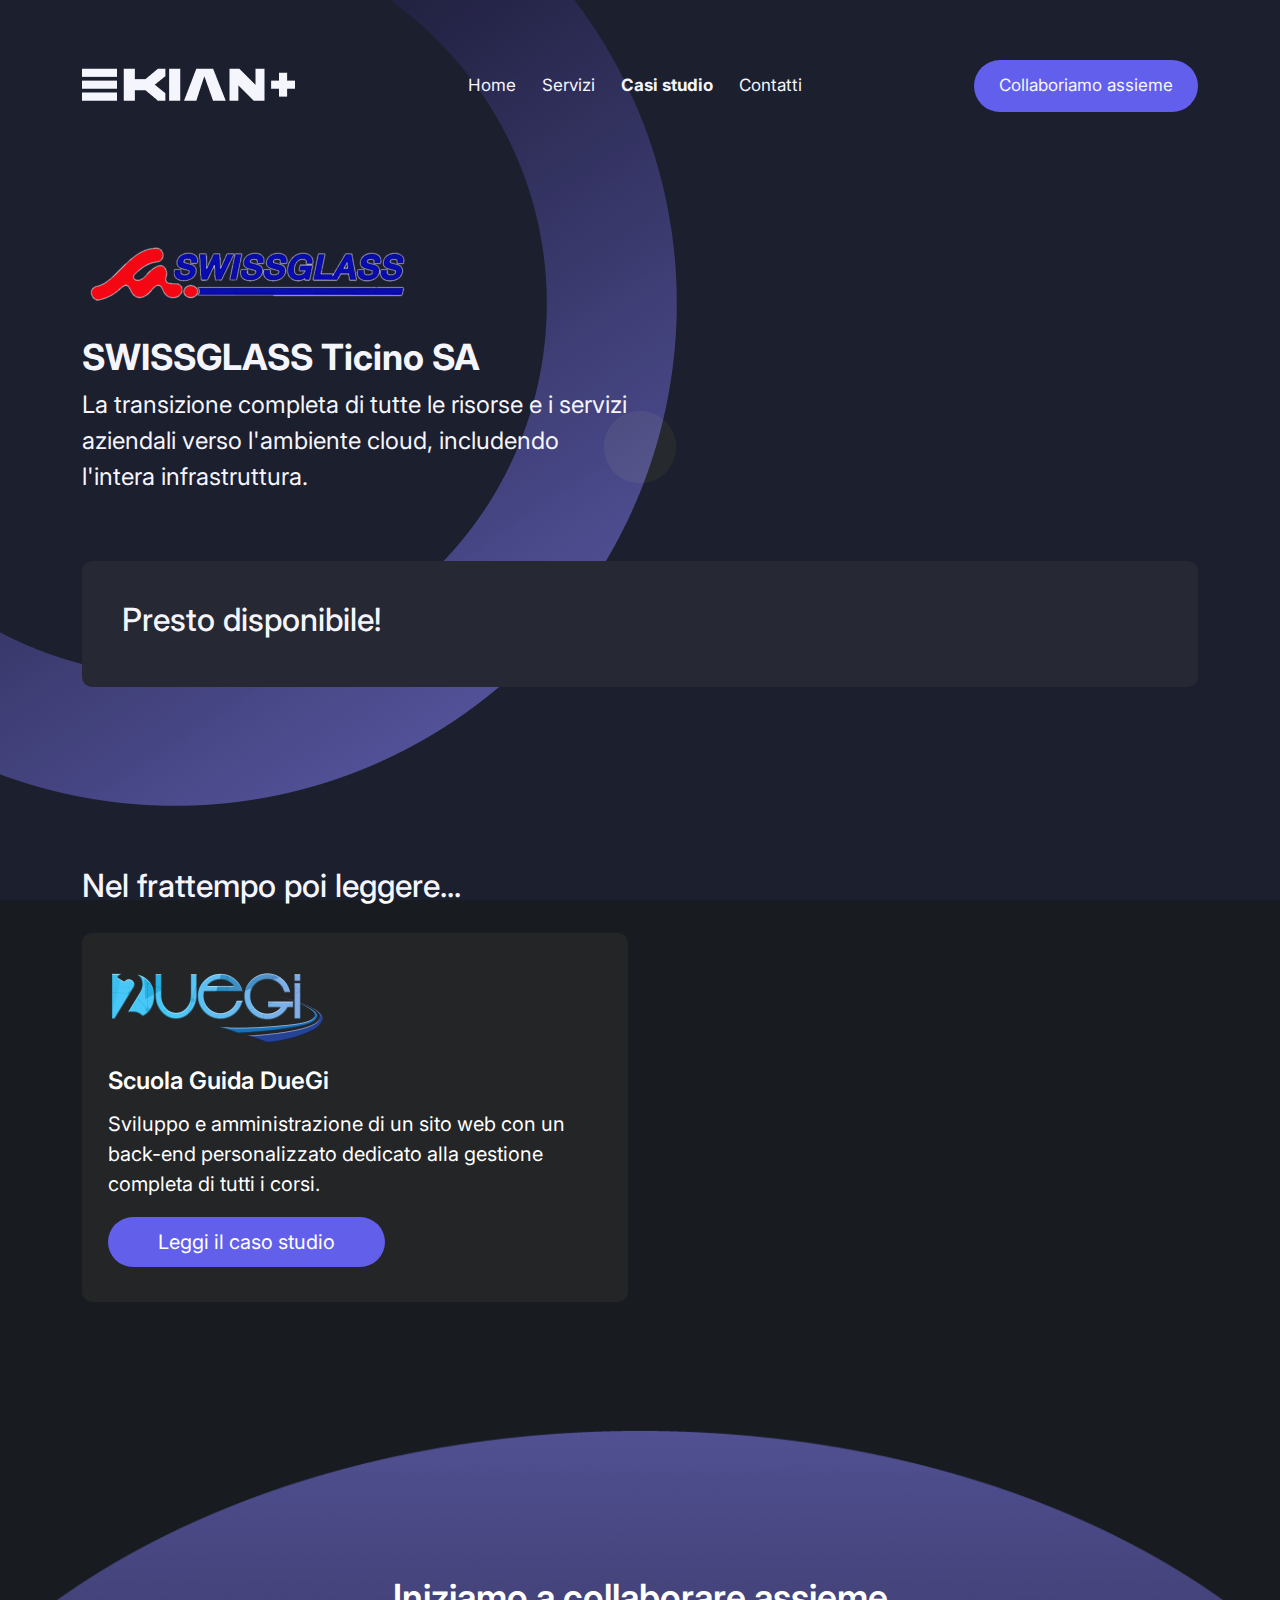
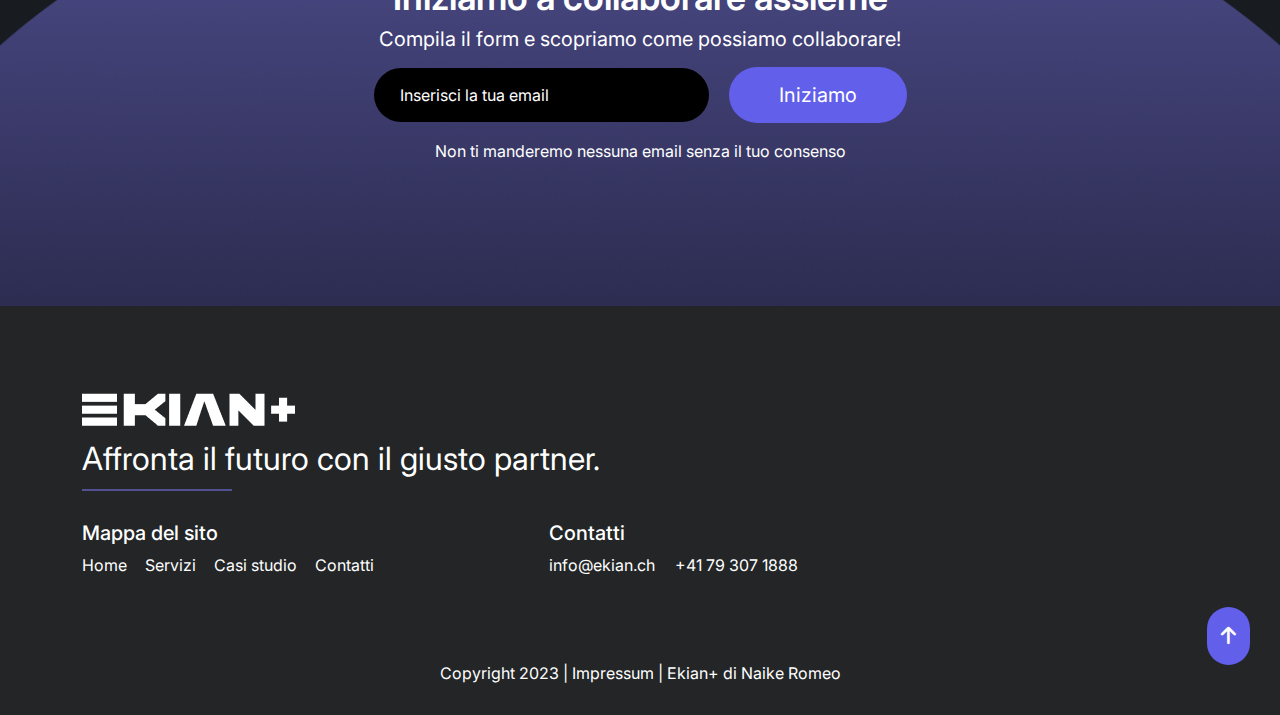
<file: casi-swissglass.html>
<!DOCTYPE html>
<html lang="en">
<head>
    <meta charset="UTF-8">
    <meta http-equiv="X-UA-Compatible" content="IE=edge">
    <meta name="viewport" content="width=device-width, initial-scale=1.0">
    <title>Ekian+ | Casi Swissglass</title>
    <!-- google fonts -->
    <link rel="preconnect" href="https://fonts.googleapis.com">
    <link rel="preconnect" href="https://fonts.gstatic.com" crossorigin>
    <link href="https://fonts.googleapis.com/css2?family=Inter:wght@100;200;300;400;500;600;700;800;900&display=swap" rel="stylesheet">
    <!-- google fonts -->
    <link rel="stylesheet" href="assets/css/bootstrap.min.css">
    <link rel="stylesheet" href="assets/css/all.min.css">
    <link rel="stylesheet" href="assets/css/fontawesome.min.css">
    <link rel="stylesheet" href="assets/css/style.css">
    <link rel="stylesheet" href="assets/css/responsive.css">

</head>
<body>

    <!-- preloader start here -->
    <div class="preloader">
        <div class="preloader-inner">
             <div class="preloader-icon">
                  <span></span>
                  <span></span>
             </div>
        </div>
   </div>
   <!-- preloader ending here -->

    <!-- hero section start here -->
    <div class="hero_section">
        <div class="case_hero_inner"> 
            <div class="container">
                <div class="menu_section">
                    <div class="menu_inner">
                        <div class="menu_logo">
                            <a href="index.html">
                                <img src="assets/images/logo.png" alt="logo">
                            </a>
                        </div>
                        <div class="menu_item">
                            <ul>
                                <li>
                                    <a href="index.html">Home</a>
                                </li>
                                <li>
                                    <a href="service.html">Servizi</a>
                                </li>
                                <li>
                                    <a class="menu-active" href="casi-studio.html">Casi studio</a>
                                </li>
                                <li>
                                    <a href="contact.html">Contatti</a>
                                </li> 
                            </ul>
                        </div>
                        <div class="menu_right_btn">
                            <a href="#">Collaboriamo assieme</a>
                        </div>
                    </div>
                    <div class="case_hero_content">
                        <div class="row">
                            <div class="col-lg-6 col-12">
                               <div class="casi_content_top">
                                    <img src="assets/images/casi_02.png" alt="image">
                                    <h2>SWISSGLASS Ticino SA</h2>
                                    <p>La transizione completa di tutte le risorse e i servizi aziendali verso l'ambiente cloud, includendo l'intera infrastruttura.</p>
                               </div>
                            </div>
                        </div>
                        <div class="hero_content_box">
                            <h3>Presto disponibile!</h3> 
                        </div>
                    </div>
                </div> 
            </div> 
        </div>
    </div>
    <!-- banner section end here -->

    <!-- mobile menu -->
    <div class="mobile-menu">
            <div class="header-top">
                <div class="header-item">
                    <div class="header-item-left">
                        <div class="header-logo">
                            <a href="index.html"><img src="assets/images/logo.png" alt="logo"></a>
                        </div>
                    </div>
                    <div class="header-item-right">
                    <span>
                        <i class="fa-solid fa-xmark"></i>
                        <i class="fa-solid fa-bars-staggered"></i>
                    </span>
                    </div>
                </div>
            </div>
            <div class="header-bottom">
                <div class="header-menu">
                    <ul>
                        <li>
                            <a href="#">Home</a>
                        </li>
                        <li>
                            <a href="service.html">Servizi</a>
                        </li>
                        <li>
                            <a class="menu-active" href="casi-studio.html">Casi studio</a>
                        </li>
                        <li>
                            <a href="contact.html">Contatti</a>
                        </li> 
                    </ul>
                    <div class="menu_right_btn text-center mt-5">
                        <a href="#">Collaboriamo assieme</a>
                    </div>
                </div>
            </div>
    </div>
    <!-- mobile menu -->

    <!-- casi studio section start here -->
    <div class="casi_studio_section swissglass_studio_section">
        <div class="container">
            <div class="casi_studio_area">
                <div class="case_body">
                    <div class="row">
                        <div class="col-lg-6 col-12">
                            <h1 class="swissglass_title" >Nel frattempo poi leggere...</h1>
                            <div class="service_item"> 
                                <div class="service_item_header">
                                    <div class="ser_img casi_img ">
                                        <img src="assets/images/casi_01.png" alt="image">
                                    </div> 
                                </div>
                                <div class="servcice_item_body">
                                    <h2>Scuola Guida DueGi</h2>
                                    <p>Sviluppo e amministrazione di un sito web con un back-end personalizzato dedicato alla gestione completa di tutti i corsi.</p>
                                    <div class="common_btn">
                                        <a href="casi-duegi.html">Leggi il caso studio</a>
                                    </div>
                                </div>
                            </div>
                        </div> 
                    </div>
                </div>
            </div>
        </div>
    </div>
    <!-- casi studio section end here --> 


 
    <!-- footer section start here -->
    <div class="footer_section">
        <div class="footer_section_top">
            <div class="container">
                <div class="footer_inner">
                    <div class="footer_top">
                        <div class="footer_top_content text-center">
                            <h2>Iniziamo a collaborare assieme</h2>
                            <h6>Compila il form e scopriamo come possiamo collaborare!</h6>
                            <div class="footer_fm align-items-center d-flex justify-content-center">
                                <div class="input">
                                    <input type="text" placeholder="Inserisci la tua email">
                                </div>
                                <div class="input_btn">
                                    <button>Iniziamo</button>
                                </div>
                            </div>
                            <p>Non ti manderemo nessuna email senza il tuo consenso</p>
                        </div>
                    </div>
                    
                </div>
            </div>
        </div> 
        <div class="footer_section_bottom">
           <div class="container">
                <div class="footer_bottom">
                    <div class="footer_bottom_content">
                        <div class="row">
                            <div class="col-lg-8 col-12">
                                <img src="assets/images/footer_logo.png" alt="">
                                <h3>Affronta il futuro con il giusto partner.</h3> 
                                <div class="footer_menu">
                                    <div class="menu_list">
                                        <div class="footer_menu_title">
                                            <h4>Mappa del sito</h4>
                                        </div>
                                        <ul>
                                            <li><a href="#">Home</a></li>
                                            <li><a href="#">Servizi</a></li>
                                            <li><a href="#">Casi studio</a></li>
                                            <li><a href="#">Contatti</a></li>
                                        </ul>
                                    </div>
                                    <div class="footer_contact">
                                        <div class="footer_contact_title">
                                            <h4>Contatti</h4>
                                            <div class="footer_contact_list">
                                                <ul>
                                                    <li>info@ekian.ch</li>
                                                    <li>+41 79 307 1888</li>
                                                </ul>
                                            </div>
                                        </div>
                                    </div>
                                </div>
                            </div>
                        </div>
                    </div>
                </div>
                <div class="footer_copy_txt">
                    <p>Copyright 2023 | Impressum | Ekian+ di Naike Romeo</p>
                </div>
           </div>
        </div>
        <div class="scroll_top">
            <button id="scrollBtn" class="scroll_btn"><i class="fa-solid fa-arrow-up"></i></button>
        </div>
    </div>
    <!-- footer section end here -->


    <script src="assets/js/jquery-3.6.4.min.js"></script>
    <script src="assets/js/fontawesome.min.js"></script>
    <script src="assets/js/bootstrap.min.js"></script>
    <script src="assets/js/scripts.js"></script>
    <script>
        document.getElementById("scrollBtn").addEventListener("click", function() { 
            window.scrollTo(0, 0); 
        }); 
    </script>
 
</body>
</html>
</file>
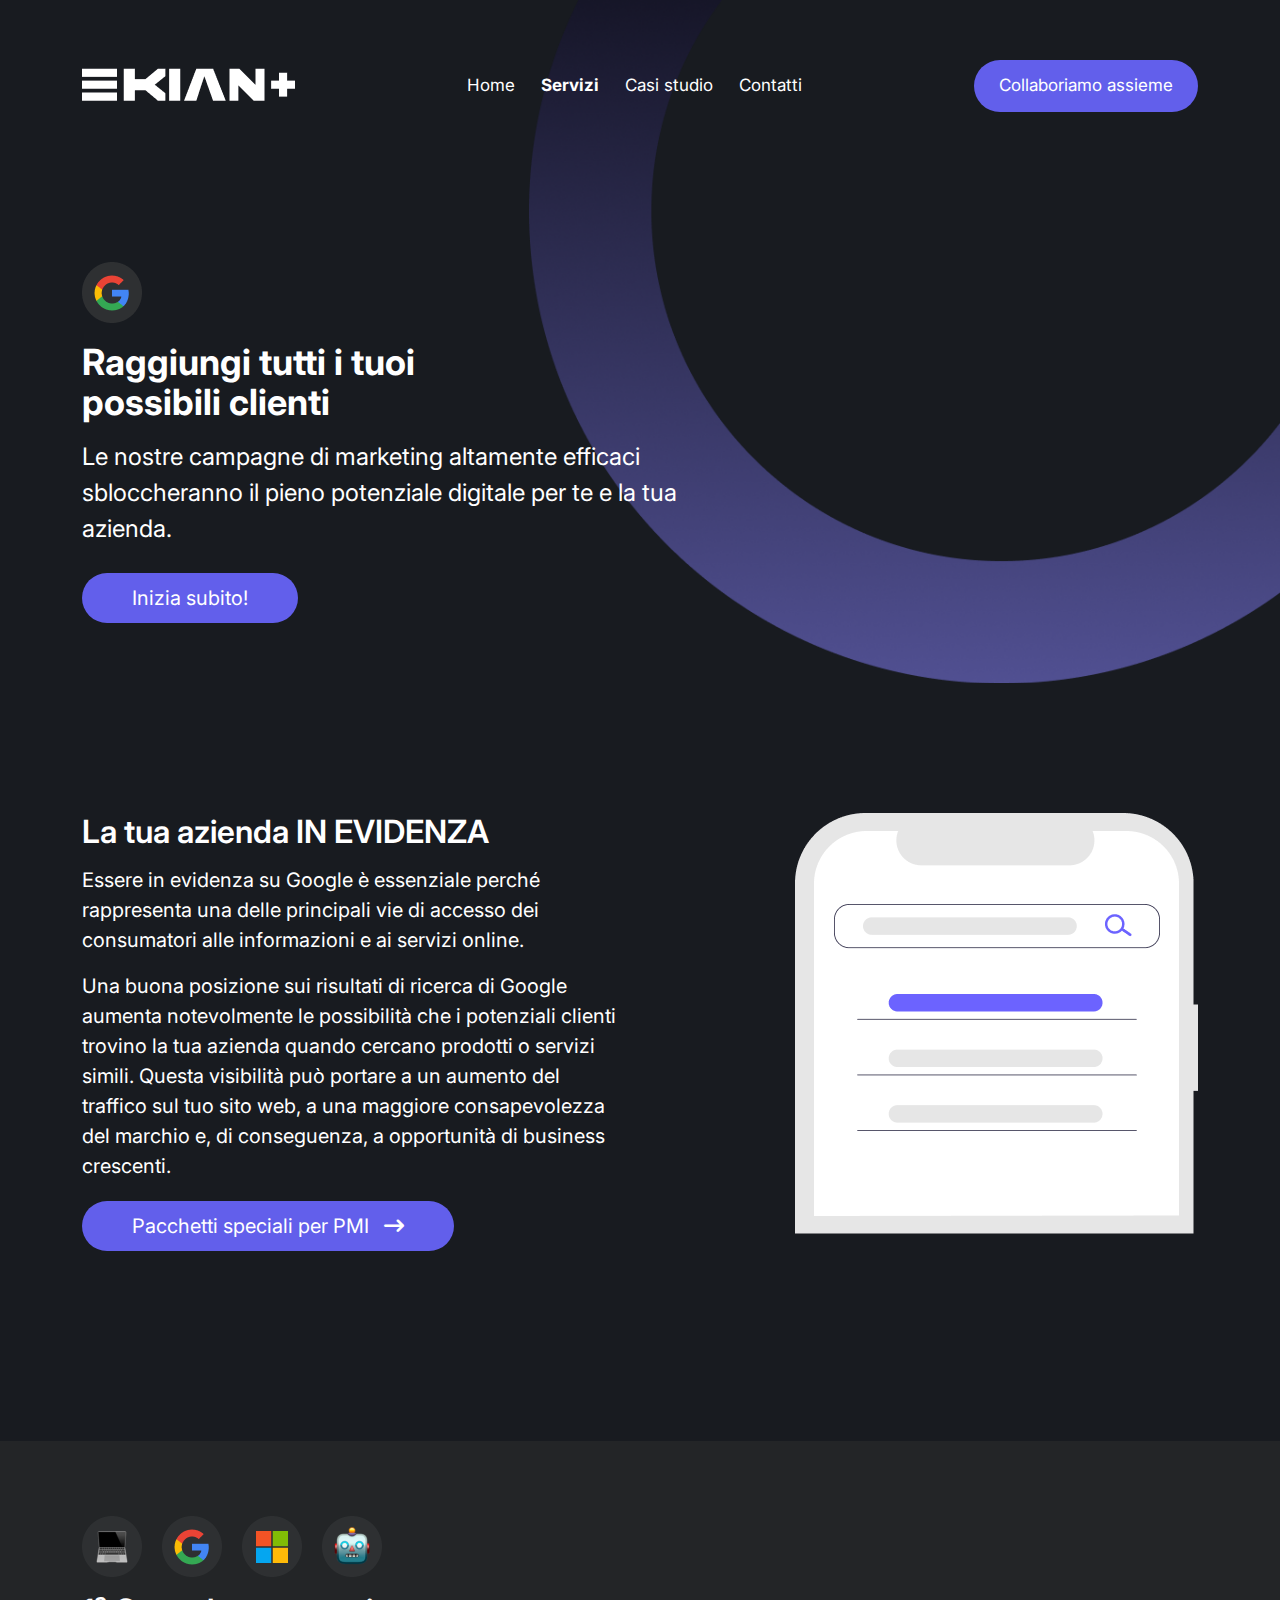
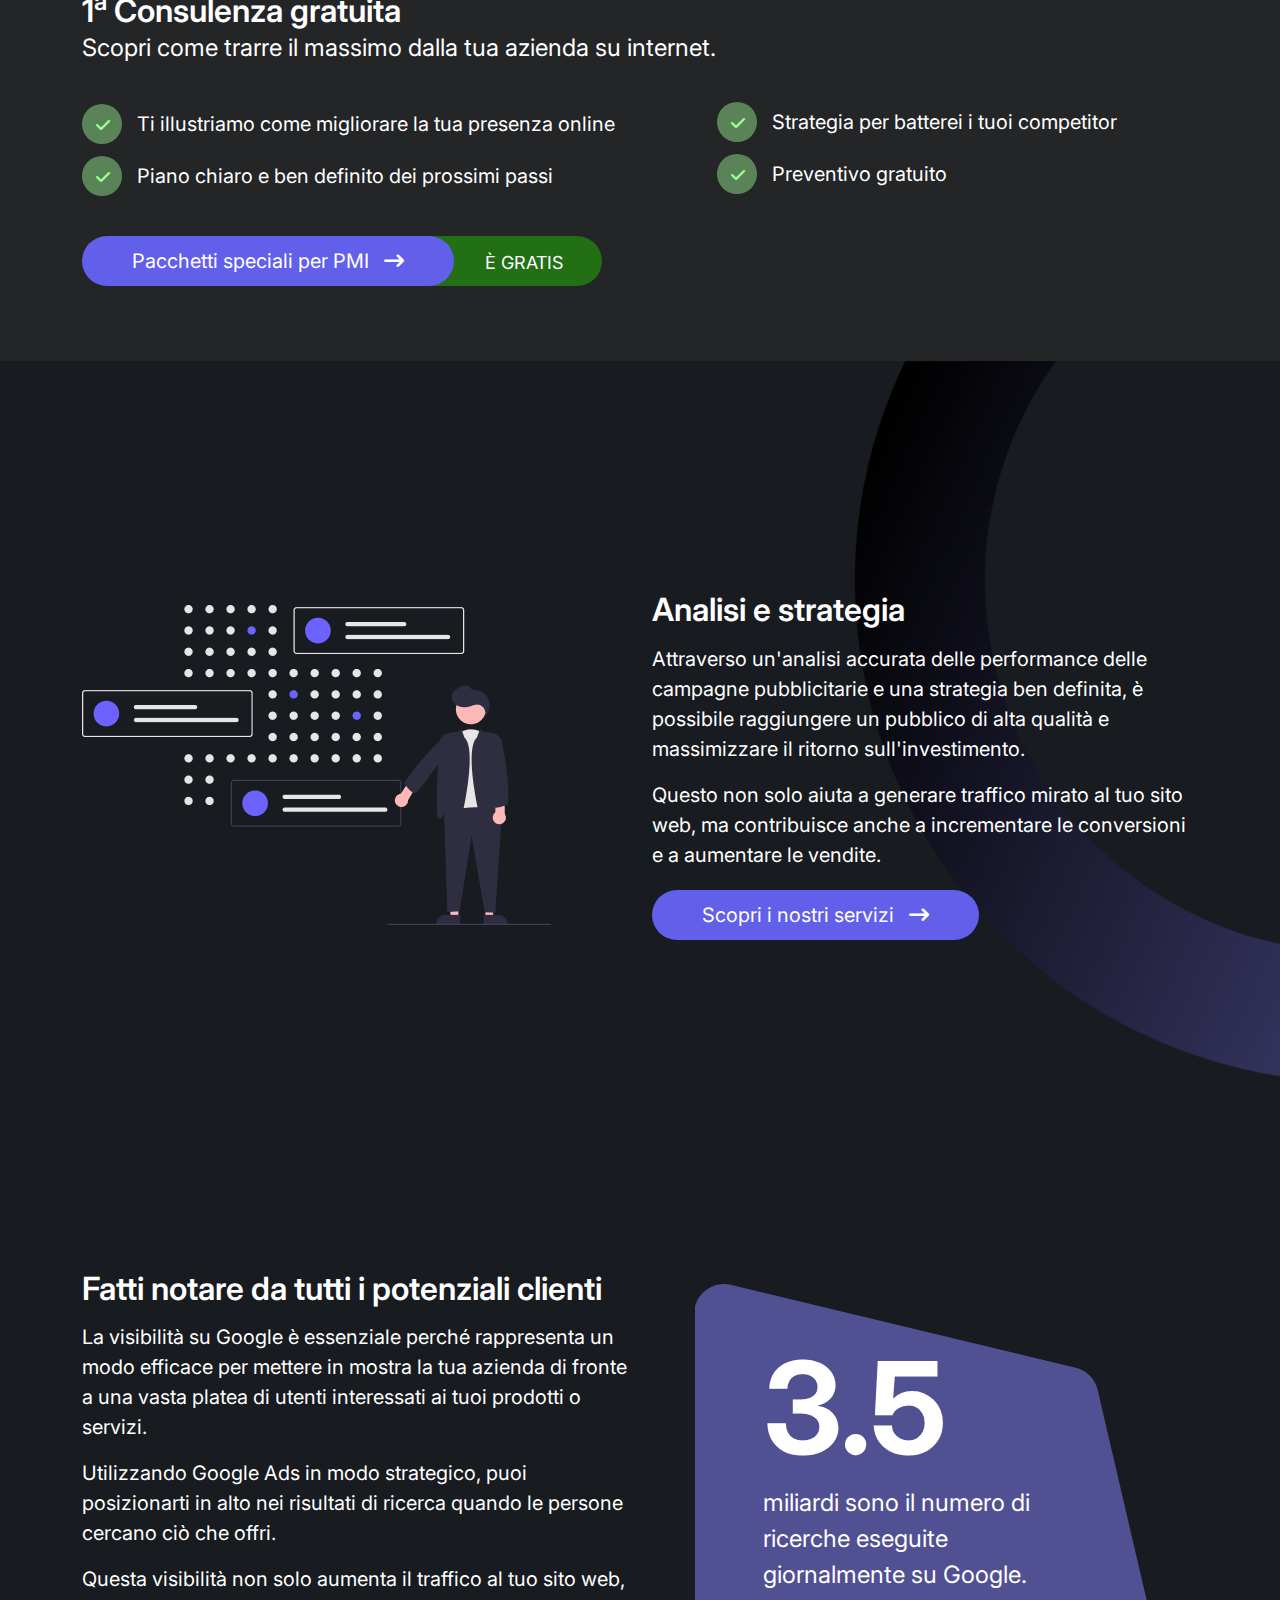
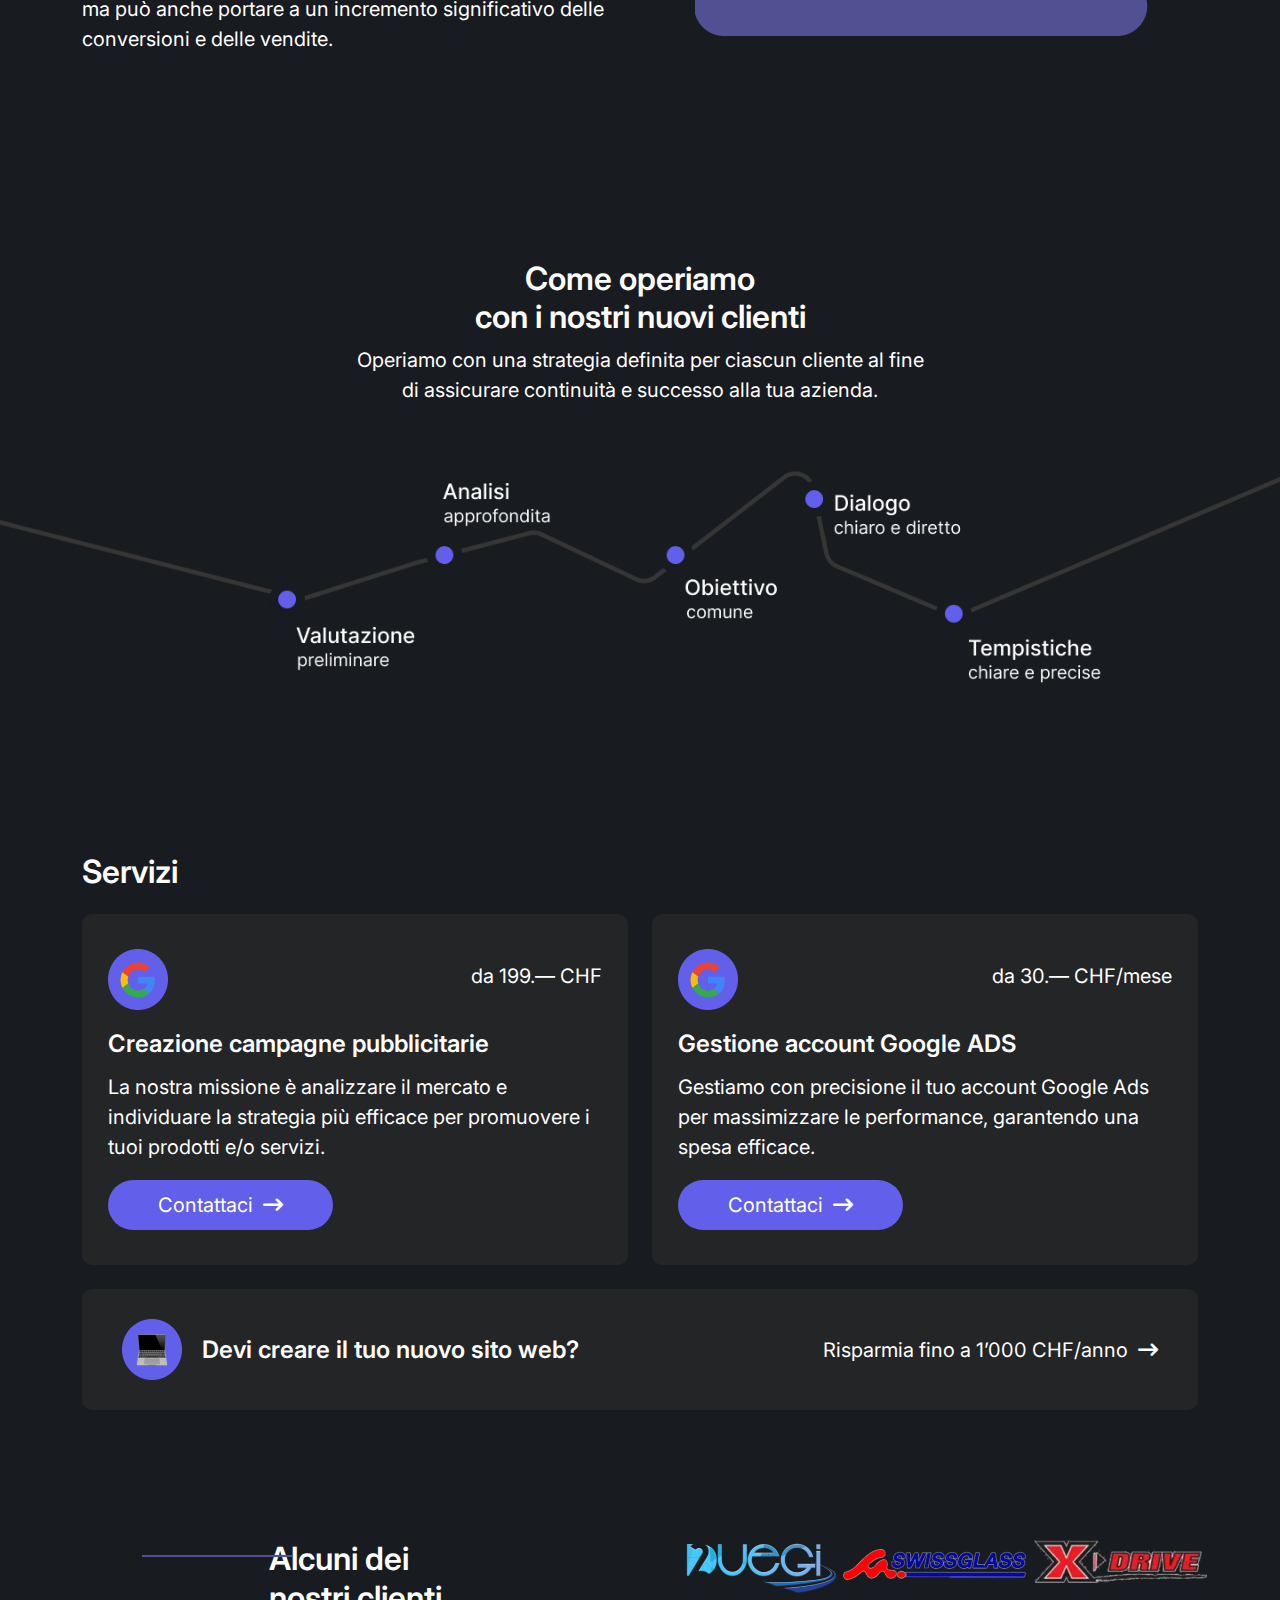
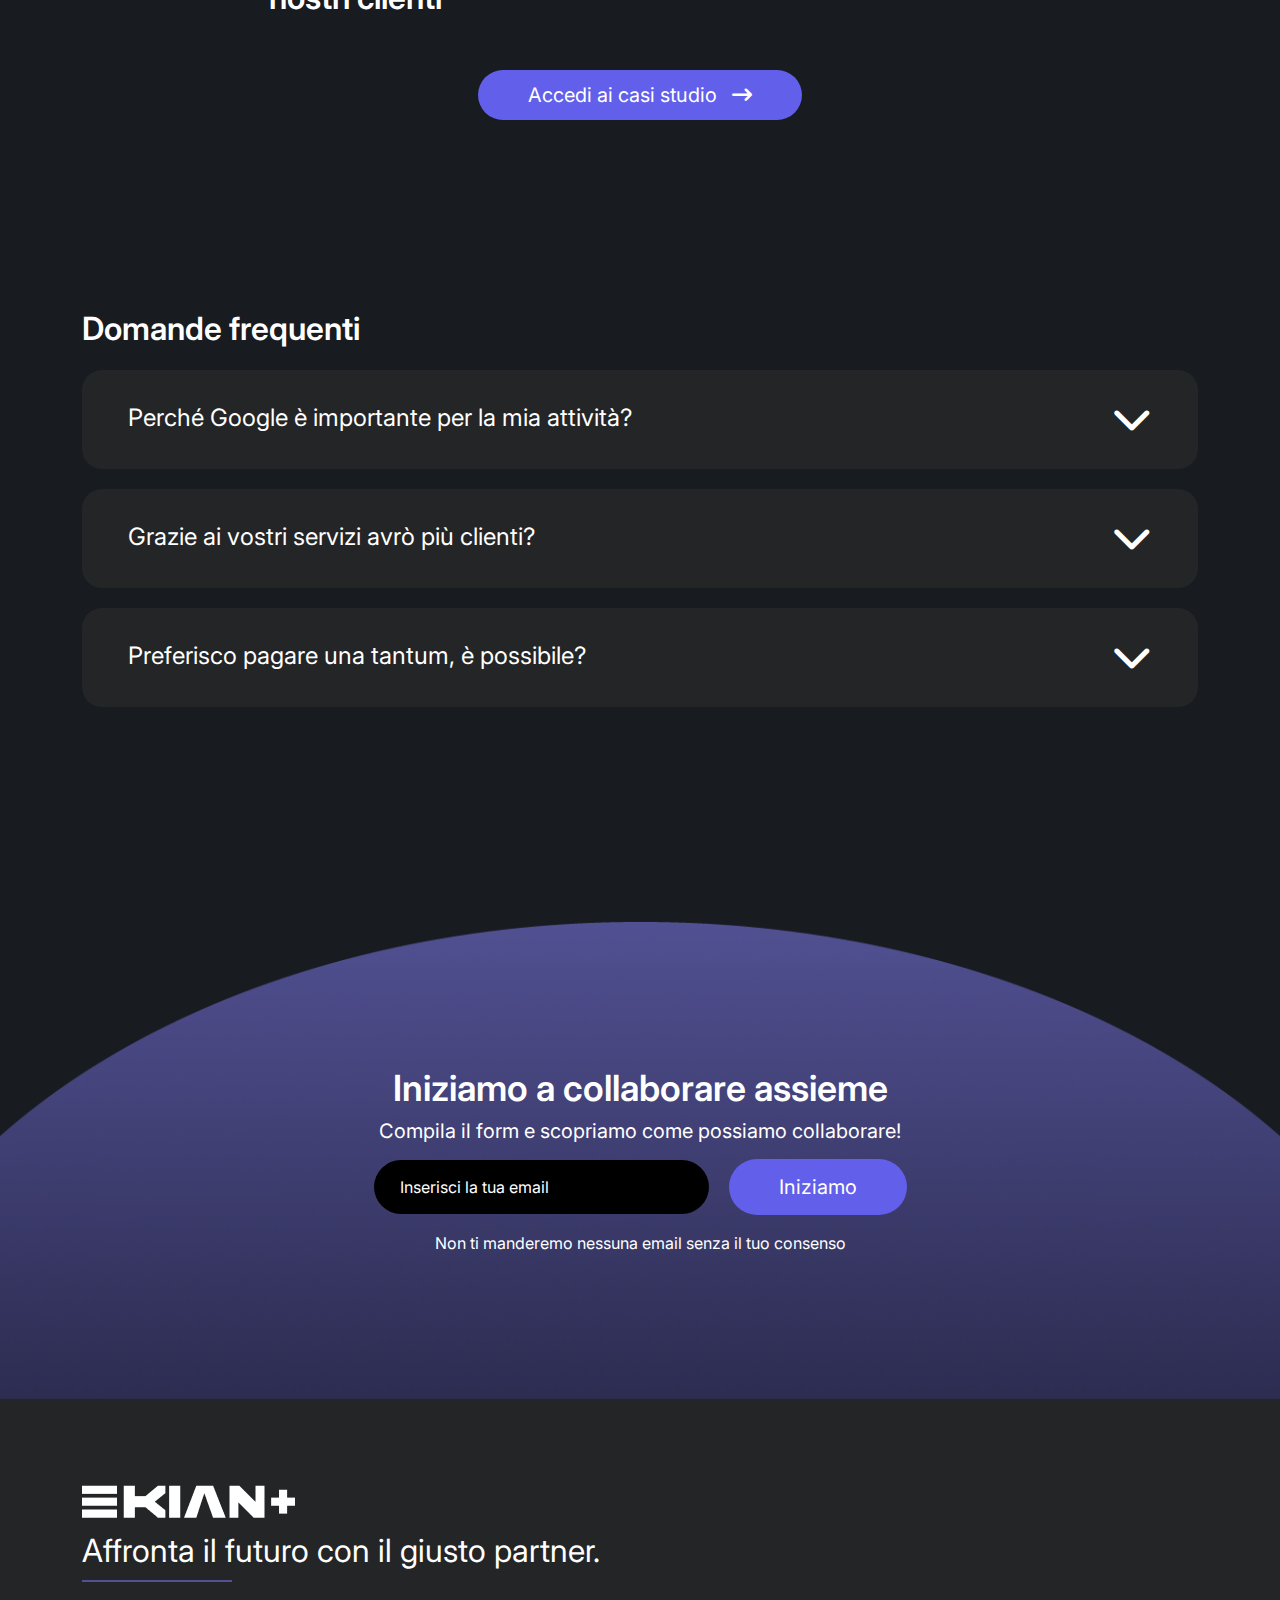
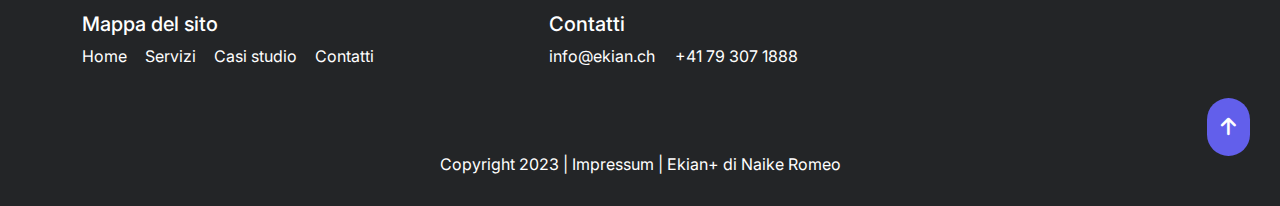
<file: google-ads.html>
<!DOCTYPE html>
<html lang="en">
<head>
    <meta charset="UTF-8">
    <meta http-equiv="X-UA-Compatible" content="IE=edge">
    <meta name="viewport" content="width=device-width, initial-scale=1.0">
    <title>Ekian+ | Google Ads</title>
    <!-- google fonts -->
    <link rel="preconnect" href="https://fonts.googleapis.com">
    <link rel="preconnect" href="https://fonts.gstatic.com" crossorigin>
    <link href="https://fonts.googleapis.com/css2?family=Inter:wght@100;200;300;400;500;600;700;800;900&display=swap" rel="stylesheet">
    <!-- google fonts -->
    <link rel="stylesheet" href="assets/css/bootstrap.min.css">
    <link rel="stylesheet" href="assets/css/all.min.css">
    <link rel="stylesheet" href="assets/css/fontawesome.min.css">
    <link rel="stylesheet" href="assets/css/style.css">
    <link rel="stylesheet" href="assets/css/responsive.css">

</head>
<body>

    <!-- preloader start here -->
    <div class="preloader">
        <div class="preloader-inner">
             <div class="preloader-icon">
                  <span></span>
                  <span></span>
             </div>
        </div>
   </div>
   <!-- preloader ending here -->

    <!-- hero section start here -->
    <div class="hero_section">
        <div class="hero_inner single_service"> 
            <div class="container">
                <div class="menu_section">
                    <div class="menu_inner">
                        <div class="menu_logo">
                            <a href="index.html">
                                <img src="assets/images/logo.png" alt="logo">
                            </a>
                        </div>
                        <div class="menu_item">
                            <ul>
                                <li>
                                    <a href="index.html">Home</a>
                                </li>
                                <li>
                                    <a class="menu-active" href="service.html">Servizi</a>
                                </li>
                                <li>
                                    <a href="casi-studio.html">Casi studio</a>
                                </li>
                                <li>
                                    <a href="contact.html">Contatti</a>
                                </li> 
                            </ul>
                        </div>
                        <div class="menu_right_btn">
                            <a href="#">Collaboriamo assieme</a>
                        </div>
                    </div>
                    <div class="hero_content">
                        <div class="service_page_img">
                            <img src="assets/images/service_02.png" alt="servce_image">
                        </div>
                        <div class="hero_content_list">
                            <ul>
                                <li class="service_ul" >Raggiungi tutti i tuoi <br>
                                    possibili clienti</li> 
                            </ul>
                        </div>
                        <p class="service_para" >Le nostre campagne di marketing altamente efficaci sbloccheranno il pieno potenziale digitale per te e la tua azienda.</p>
                        <div class="common_btn">
                            <a href="#">Inizia subito!</a>
                        </div>
                    </div>
                </div> 
            </div> 
        </div>
    </div>
    <!-- banner section end here -->

    <!-- mobile menu -->
    <div class="mobile-menu">
            <div class="header-top">
                <div class="header-item">
                    <div class="header-item-left">
                        <div class="header-logo">
                            <a href="index.html"><img src="assets/images/logo.png" alt="logo"></a>
                        </div>
                    </div>
                    <div class="header-item-right">
                    <span>
                        <i class="fa-solid fa-xmark"></i>
                        <i class="fa-solid fa-bars-staggered"></i>
                    </span>
                    </div>
                </div>
            </div>
            <div class="header-bottom">
                <div class="header-menu">
                    <ul>
                        <li>
                            <a  href="index.html">Home</a>
                        </li>
                        <li>
                            <a class="menu-active " href="service.html">Servizi</a>
                        </li>
                        <li>
                            <a href="casi-studio.html">Casi studio</a>
                        </li>
                        <li>
                            <a href="contact.html">Contatti</a>
                        </li> 
                    </ul>
                    <div class="menu_right_btn text-center mt-5">
                        <a href="#">Collaboriamo assieme</a>
                    </div>
                </div>
            </div>
    </div>
    <!-- mobile menu -->

    <!-- service page info section start here -->
    <div class="website_service_info">
        <div class="container">
            <div class="website_service_info_area">
                <div class="row">
                    <div class="col-lg-6 col-12 ">
                        <div class="website_service_info_content">
                            <h2>La tua azienda IN EVIDENZA</h2>
                            <p>
                                Essere in evidenza su Google è essenziale perché rappresenta una delle principali vie di accesso dei consumatori alle informazioni e ai servizi online.
                            </p>
                            <p>
                                Una buona posizione sui risultati di ricerca di Google aumenta notevolmente le possibilità che i potenziali clienti trovino la tua azienda quando cercano prodotti o servizi simili. Questa visibilità può portare a un aumento del traffico sul tuo sito web, a una maggiore consapevolezza del marchio e, di conseguenza, a opportunità di business crescenti.
                            </p>
                            <div class="common_btn ser_btn">
                                <a href="service-website.html">Pacchetti speciali per PMI <span class="right_arrow_icon"><i class="fa-solid fa-arrow-right-long"></i></span></a>
                            </div>
                        </div>
                    </div>
                    <div class="col-lg-6 col-12 ">
                        <div class="website_service_info_image text-end">
                            <img src="assets/images/google-ads/img_01.png" alt="image">
                        </div>
                    </div>
                </div>
            </div>
        </div>
    </div>
    <!-- service page info section start here -->

    <!-- service page consultation section start here -->
    <div class="consultation_section">
        <div class="container">
            <div class="consultation_area">
                <div class="con_icon_list">
                    <ul>
                        <li><img src="assets/images/service_01.png" alt="image"></li>
                        <li><img src="assets/images/service_02.png" alt="image"></li>
                        <li><img src="assets/images/service_03.png" alt="image"></li>
                        <li><img src="assets/images/service_04.png" alt="image"></li>
                    </ul>
                </div>
                <div class="con_title">
                    <h2>1<sup>a</sup> Consulenza gratuita</h2>
                    <p>Scopri come trarre il massimo dalla tua azienda su internet.</p>
                </div>
                <div class="con_item_list">
                    <div class="con_item_left_list">
                        <ul>
                            <li>
                                <div class="check_icon">
                                    <i class="fa-solid fa-check"></i> 
                                </div>
                                <span>Ti illustriamo come migliorare la tua presenza online</span>
                            </li>
                            <li>
                                <div class="check_icon">
                                    <i class="fa-solid fa-check"></i> 
                                </div>
                                <span>Piano chiaro e ben definito dei prossimi passi</span>
                            </li>
                        </ul>
                    </div>
                    <div class="con_item_right_list">
                        <ul>
                            <li>
                                <div class="check_icon">
                                    <i class="fa-solid fa-check"></i> 
                                </div>
                                <span>Strategia per batterei i tuoi competitor</span>
                            </li>
                            <li>
                                <div class="check_icon">
                                    <i class="fa-solid fa-check"></i> 
                                </div>
                                <span>Preventivo gratuito</span>
                            </li>
                        </ul>
                    </div>
                </div>
                <div class="con_btn">
                    <a href="service-website.html">Pacchetti speciali per PMI <span class="right_arrow_icon"><i class="fa-solid fa-arrow-right-long"></i></span> <span class="s_btn" >È GRATIS</span> </a>
                </div>
            </div>
        </div>
    </div>
    <!-- service page consultation section start here -->

    <!-- service page timeless section start here -->
    <div class="timeless_section">
        <div class="bg-circle-img">
            <img src="assets/images/right-circle.png" alt="image">
        </div>
        <div class="container">
            <div class="timeless_section_area">
                <div class="row align-items-center ">
                    <div class="col-lg-6 col-12 ">
                        <div class="website_service_info_image timeless_content">
                            <img src="assets/images/google-ads/img_02.png" alt="image">
                        </div>
                    </div>
                    <div class="col-lg-6 col-12 "> 
                        <div class="website_service_info_content timeless_content">
                            <h2>Analisi e strategia</h2>
                            <p>
                                Attraverso un'analisi accurata delle performance delle campagne pubblicitarie e una strategia ben definita, è possibile raggiungere un pubblico di alta qualità e massimizzare il ritorno sull'investimento.  
                            </p>
                            <p>
                                Questo non solo aiuta a generare traffico mirato al tuo sito web, ma contribuisce anche a incrementare le conversioni e a aumentare le vendite.
                            </p> 
                            <div class="common_btn ser_btn">
                                <a href="service-website.html">Scopri i nostri servizi <span class="right_arrow_icon"><i class="fa-solid fa-arrow-right-long"></i></span></a>
                            </div>
                        </div>
                    </div>
                </div>
            </div>
        </div>
    </div>
    <!-- service page timeless section start here -->


    <!-- service page reduce production section start here -->
    <div class="reduce_production">
        <div class="container">
            <div class="reduce_production_area">
                <div class="row align-items-center ">
                    <div class="col-lg-6 col-12 ">
                        <div class="website_service_info_content">
                            <h2>Fatti notare da tutti i potenziali clienti</h2> 
                            <p>
                                La visibilità su Google è essenziale perché rappresenta un modo efficace per mettere in mostra la tua azienda di fronte a una vasta platea di utenti interessati ai tuoi prodotti o servizi. 
                            </p>
                            <p>
                                Utilizzando Google Ads in modo strategico, puoi posizionarti in alto nei risultati di ricerca quando le persone cercano ciò che offri. 
                            </p>  
                            <p>
                                Questa visibilità non solo aumenta il traffico al tuo sito web, ma può anche portare a un incremento significativo delle conversioni e delle vendite.
                            </p>
                        </div>
                    </div>
                    <div class="col-lg-6 col-12">
                        <div class="website_service_info_image reduce_image">
                            <div class="reduce_image_content">
                                <h2>3.5</h2>
                                <p>miliardi sono il numero di ricerche eseguite giornalmente su Google.</p>
                            </div>
                        </div>
                    </div>
                </div>
            </div>
        </div>
    </div>
    <!-- service page reduce production section start here -->


    <!-- service page new customers section start here -->
    <div class="new_customer_section">
        <div class="new_custom_title">
            <div class="container">
                <div class="customer_title_content">
                    <h2>Come operiamo <br>
                        con i nostri nuovi clienti</h2>
                    <p>Operiamo con una strategia definita per ciascun cliente al fine <br> di assicurare continuità e successo alla tua azienda.</p>
                </div>
            </div>
        </div>
        <div class="new_customer_image">
            <img src="assets/images/service/new_customer.png" alt="image">
        </div>
    </div>
    <!-- service page new customers section start here -->

    <!-- service section start here -->
    <div class="service_page_service_section">
        <div class="service_wrapper">
            <div class="container">
                <div class="service_inner service_page_inner">
                    <div class="service_title">
                        <h2>Servizi</h2>
                    </div>
                    <div class="service_body">
                        <div class="row">
                            <div class="col-md-6 col-12">
                                <div class="service_item">
                                    <div class="service_item_header">
                                        <div class="ser_img">
                                            <img src="assets/images/service/ser_google.png" alt="image">
                                        </div>
                                        <div class="ser_header_txt">
                                            <h4>da 199.— CHF</h4>
                                        </div>
                                    </div>
                                    <div class="servcice_item_body">
                                        <h2>Creazione campagne pubblicitarie</h2>
                                        <p>La nostra missione è analizzare il mercato e individuare la strategia più efficace per promuovere i tuoi prodotti e/o servizi.</p>
                                        <div class="common_btn">
                                            <a href="contact.html">Contattaci<span class="right_arrow_icon"><i class="fa-solid fa-arrow-right-long"></i></span></a>
                                        </div>
                                    </div>
                                </div>
                            </div> 
                            <div class="col-md-6 col-12">
                                <div class="service_item">
                                    <div class="service_item_header">
                                        <div class="ser_img">
                                            <img src="assets/images/service/ser_google.png" alt="image">
                                        </div>
                                        <div class="ser_header_txt">
                                            <h4>da 30.— CHF/mese</h4>
                                        </div>
                                    </div>
                                    <div class="servcice_item_body">
                                        <h2>Gestione account Google ADS</h2>
                                        <p>Gestiamo con precisione il tuo account Google Ads per massimizzare le performance, garantendo una spesa efficace.</p>
                                        <div class="common_btn">
                                            <a href="contact.html">Contattaci<span class="right_arrow_icon"><i class="fa-solid fa-arrow-right-long"></i></span></a>
                                        </div>
                                    </div>
                                </div>
                            </div> 
                        </div>
                        <div class="service_footer">
                            <div class="service_footer_inner">
                                <div class="service_footer_left">
                                    <img src="assets/images/service/ser_web.png" alt="image">
                                    <span>Devi creare il tuo nuovo sito web?</span>
                                </div>
                                <div class="service_footer_right">
                                    <a href="service-website.html" >Risparmia fino a 1’000 CHF/anno<i class="fa-solid fa-arrow-right-long"></i></a>
                                </div>
                            </div> 
                        </div>
                    </div>
                </div>
            </div>
        </div>
    </div>
    <!-- service section end here -->

    <!-- client logo section start here -->
    <div class="client_logo_section">
        <div class="container">
            <div class="client_logo_wrapper">
                <div class="row">
                    <div class="col-lg-6 col-12">
                        <div class="customer_title d-flex justify-content-center">
                            <h2>Alcuni dei <br> nostri clienti</h2>
                        </div>
                    </div>
                    <div class="col-lg-6 col-12">
                        <div class="client_logo_list">
                            <ul>
                                <li>
                                    <img src="assets/images/client_logo_01.png" alt="client logo">
                                </li>
                                <li>
                                    <img src="assets/images/client_logo_02.png" alt="client logo">
                                </li>
                                <li>
                                    <img src="assets/images/client_logo_03.png" alt="client logo">
                                </li>
                            </ul>
                        </div>
                    </div>
                </div>
                <div class="common_btn client_logo_btn ser_client_btn">
                    <a href="#">Accedi ai casi studio <span class="right_arrow_icon"><i class="fa-solid fa-arrow-right-long"></i></span></a>
                </div>
            </div>
        </div>
    </div>
    <!-- client logo section end here -->



    <!-- faq section start here -->
    <div class="faq_section">
        <div class="container">
            <div class="faq_area">
                <div class="row">
                    <div class="col-12">
                       <div class="accordion_inner">
                            <div class="accordion_title">
                                <h2>Domande frequenti</h2>
                            </div>
                            <div class="accordion_item">
                                <button class="accordion">Perché Google è importante per la mia attività?</button>
                               <div class="accordion_item_para">
                                    <div class="panel">
                                        <p>Affidati a noi per eseguire il lavoro applicando i più elevati standard ingenieristici. Il nostro impegno è fornirti un sito web di qualità che rispecchi le tue aspettative e soddisfi le esigenze del tuo business. Utilizziamo le migliori pratiche e tecnologie per garantire un risultato finale all'altezza delle tue aspettative, dal design all'ottimizzazione delle prestazioni.</p>
                                    </div>
                               </div>
                            </div>
                            <div class="accordion_item">
                                <button class="accordion">Grazie ai vostri servizi avrò più clienti?</button>
                                <div class="accordion_item_para"> 
                                    <div class="panel">
                                        <p>Affidati a noi per eseguire il lavoro applicando i più elevati standard ingenieristici. Il nostro impegno è fornirti un sito web di qualità che rispecchi le tue aspettative e soddisfi le esigenze del tuo business. Utilizziamo le migliori pratiche e tecnologie per garantire un risultato finale all'altezza delle tue aspettative, dal design all'ottimizzazione delle prestazioni.</p>
                                    </div>
                                </div>
                            </div>
                            <div class="accordion_item">
                                <button class="accordion">Preferisco pagare una tantum, è possibile?</button>
                                <div class="accordion_item_para">
                                    <div class="panel">
                                        <p>Affidati a noi per eseguire il lavoro applicando i più elevati standard ingenieristici. Il nostro impegno è fornirti un sito web di qualità che rispecchi le tue aspettative e soddisfi le esigenze del tuo business. Utilizziamo le migliori pratiche e tecnologie per garantire un risultato finale all'altezza delle tue aspettative, dal design all'ottimizzazione delle prestazioni.</p>
                                    </div>
                                </div> 
                            </div>
                       </div> 
                    </div>
                </div>
            </div>
        </div>
    </div>
    <!-- faq section end here -->


    <!-- footer section start here -->
    <div class="footer_section">
        <div class="footer_section_top">
            <div class="container">
                <div class="footer_inner">
                    <div class="footer_top">
                        <div class="footer_top_content text-center">
                            <h2>Iniziamo a collaborare assieme</h2>
                            <h6>Compila il form e scopriamo come possiamo collaborare!</h6>
                            <div class="footer_fm align-items-center d-flex justify-content-center">
                                <div class="input">
                                    <input type="text" placeholder="Inserisci la tua email">
                                </div>
                                <div class="input_btn">
                                    <button>Iniziamo</button>
                                </div>
                            </div>
                            <p>Non ti manderemo nessuna email senza il tuo consenso</p>
                        </div>
                    </div>
                </div>
            </div>
        </div> 
        <div class="footer_section_bottom">
           <div class="container">
                <div class="footer_bottom">
                    <div class="footer_bottom_content">
                        <div class="row">
                            <div class="col-lg-8 col-12">
                                <img src="assets/images/footer_logo.png" alt="">
                                <h3>Affronta il futuro con il giusto partner.</h3> 
                                <div class="footer_menu">
                                    <div class="menu_list">
                                        <div class="footer_menu_title">
                                            <h4>Mappa del sito</h4>
                                        </div>
                                        <ul>
                                            <li><a href="#">Home</a></li>
                                            <li><a href="#">Servizi</a></li>
                                            <li><a href="#">Casi studio</a></li>
                                            <li><a href="#">Contatti</a></li>
                                        </ul>
                                    </div>
                                    <div class="footer_contact">
                                        <div class="footer_contact_title">
                                            <h4>Contatti</h4>
                                            <div class="footer_contact_list">
                                                <ul>
                                                    <li>info@ekian.ch</li>
                                                    <li>+41 79 307 1888</li>
                                                </ul>
                                            </div>
                                        </div>
                                    </div>
                                </div>
                            </div>
                        </div>
                    </div>
                </div>
                <div class="footer_copy_txt">
                    <p>Copyright 2023 | Impressum | Ekian+ di Naike Romeo</p>
                </div>
           </div>
        </div>
        <div class="scroll_top">
            <button id="scrollBtn" class="scroll_btn"><i class="fa-solid fa-arrow-up"></i></button>
        </div>
    </div>
    <!-- footer section end here -->


    <script src="assets/js/jquery-3.6.4.min.js"></script>
    <script src="assets/js/fontawesome.min.js"></script>
    <script src="assets/js/bootstrap.min.js"></script>
    <script src="assets/js/scripts.js"></script>

    <script>
        var acc = document.getElementsByClassName("accordion"); 
        var i;
        
        for (i = 0; i < acc.length; i++) {
          acc[i].addEventListener("click", function() {
            this.classList.toggle("active"); 
            var accordion_item_para = this.nextElementSibling;
            if (accordion_item_para.style.maxHeight) {
              accordion_item_para.style.maxHeight = null;
            } else {
              accordion_item_para.style.maxHeight = accordion_item_para.scrollHeight + "px";
            } 
          });
        }
        </script>
        
    <script>
        document.getElementById("scrollBtn").addEventListener("click", function() { 
            window.scrollTo(0, 0); 
        }); 
    </script>
 
</body>
</html>
</file>
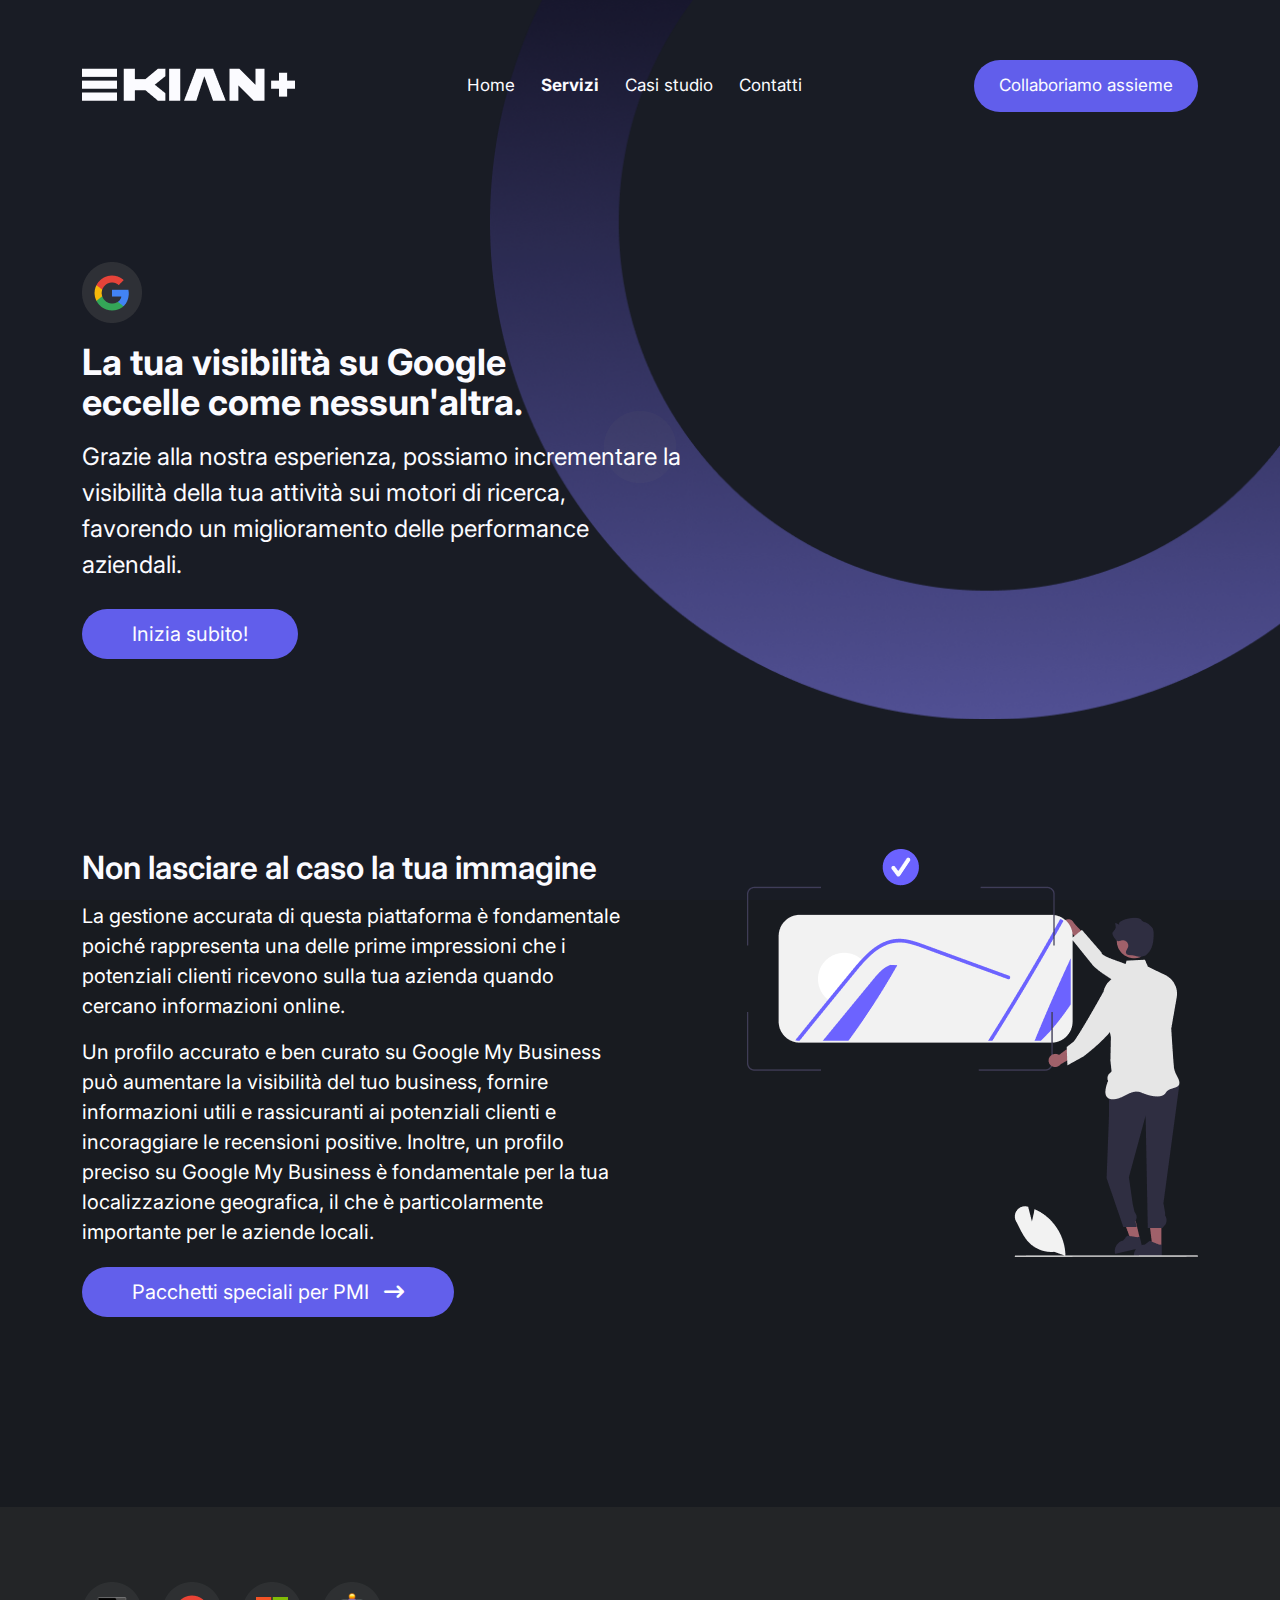
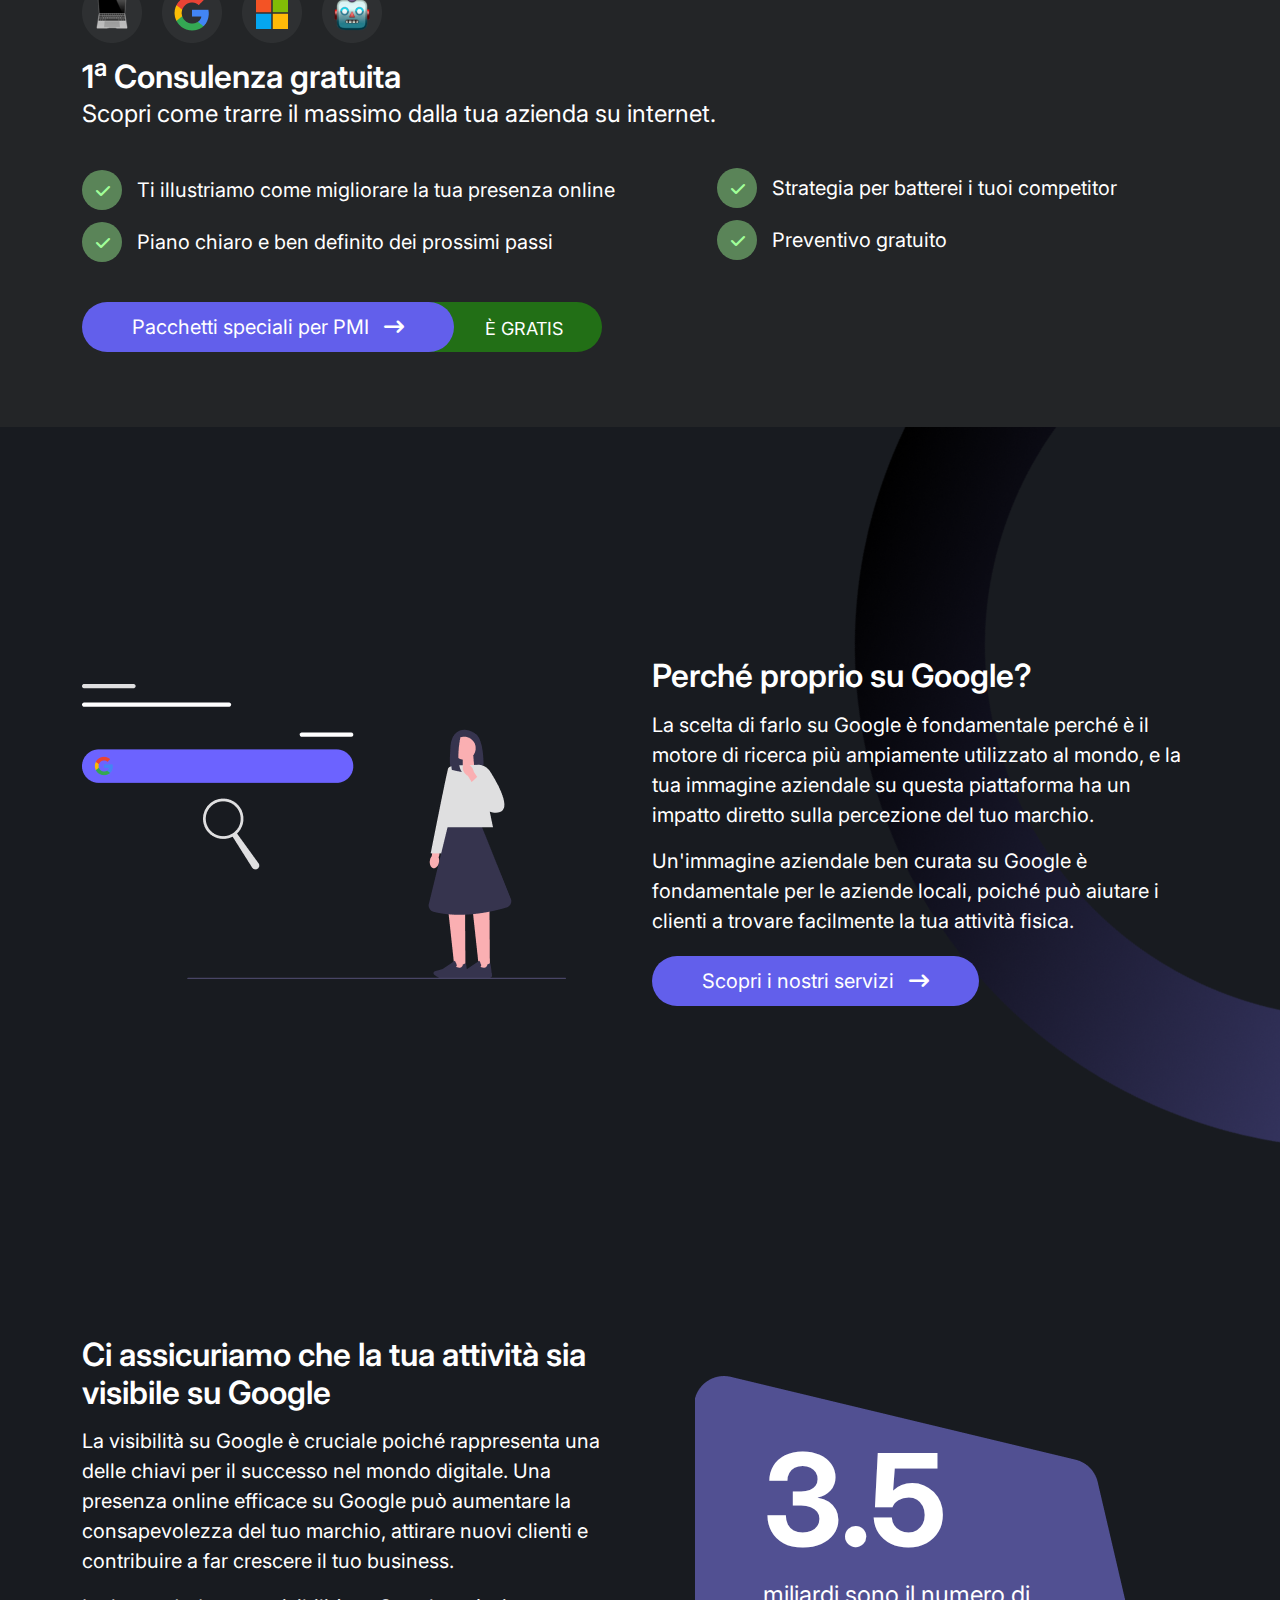
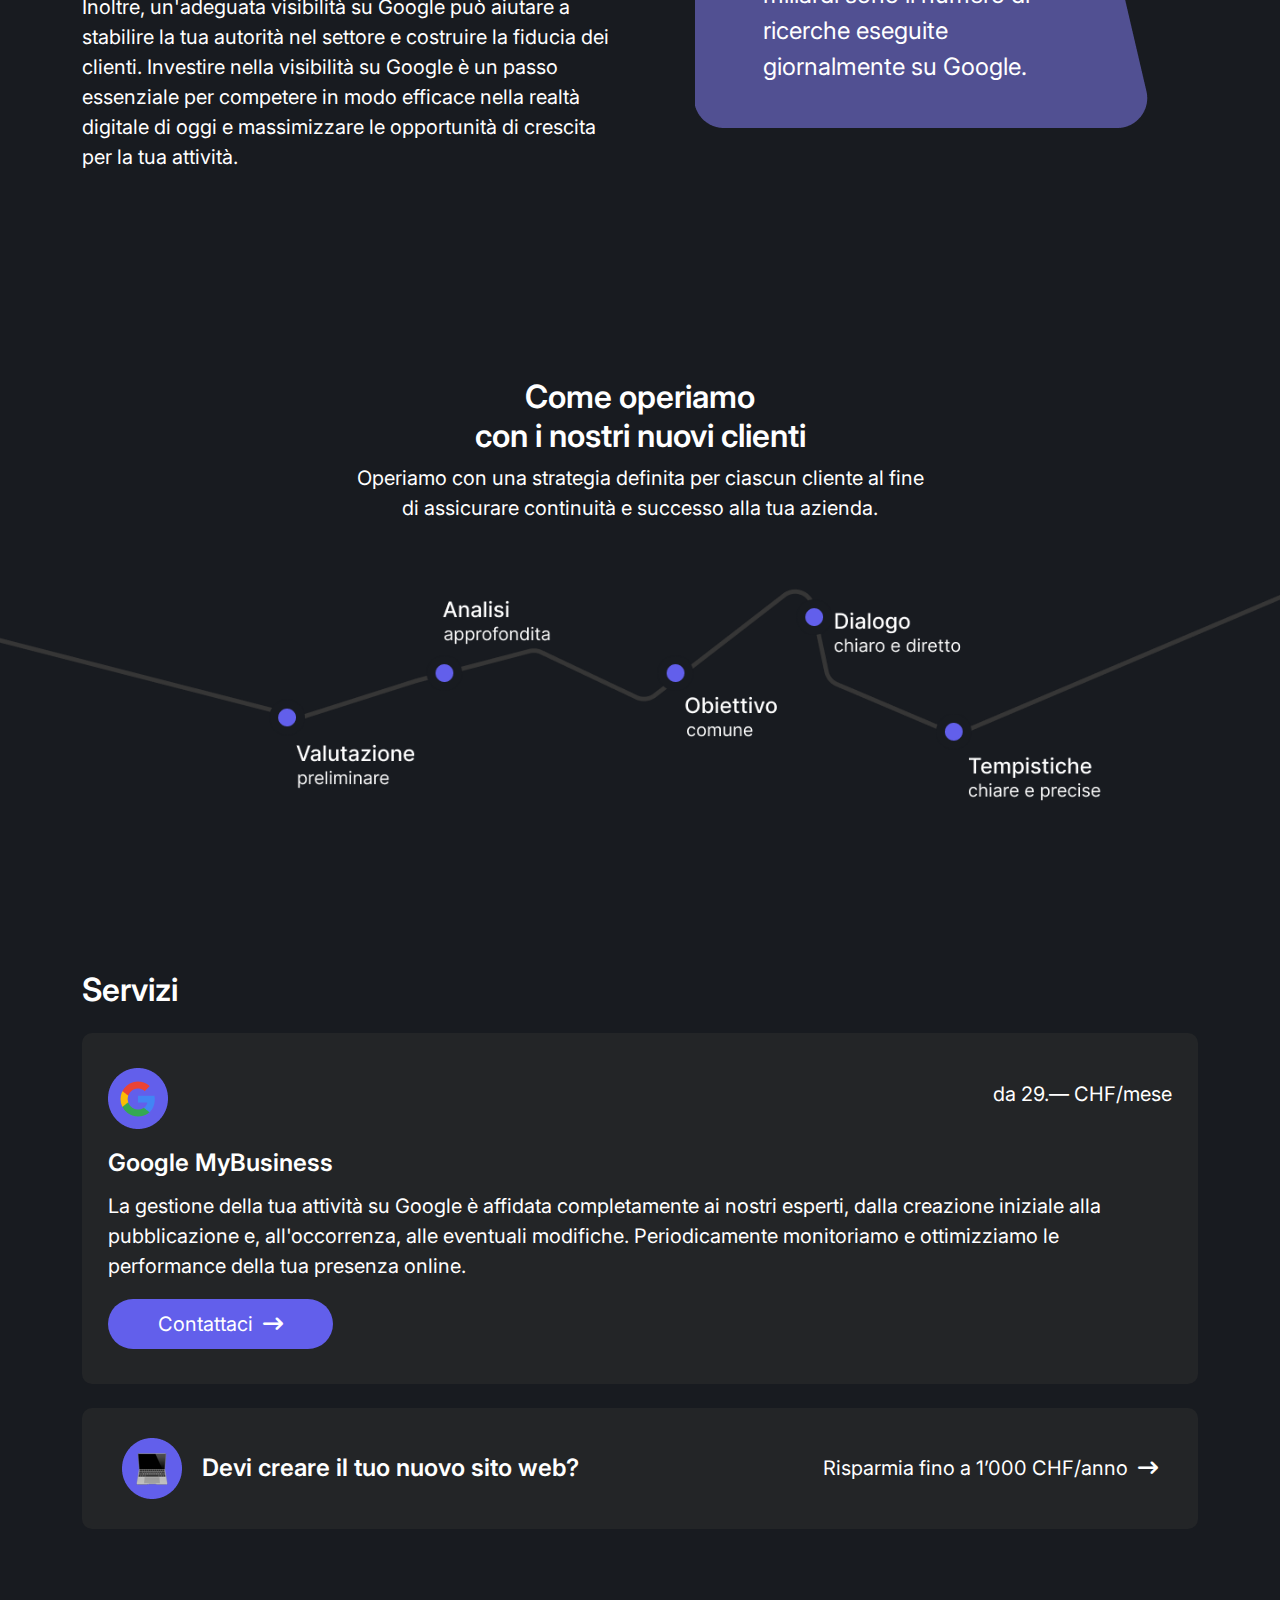
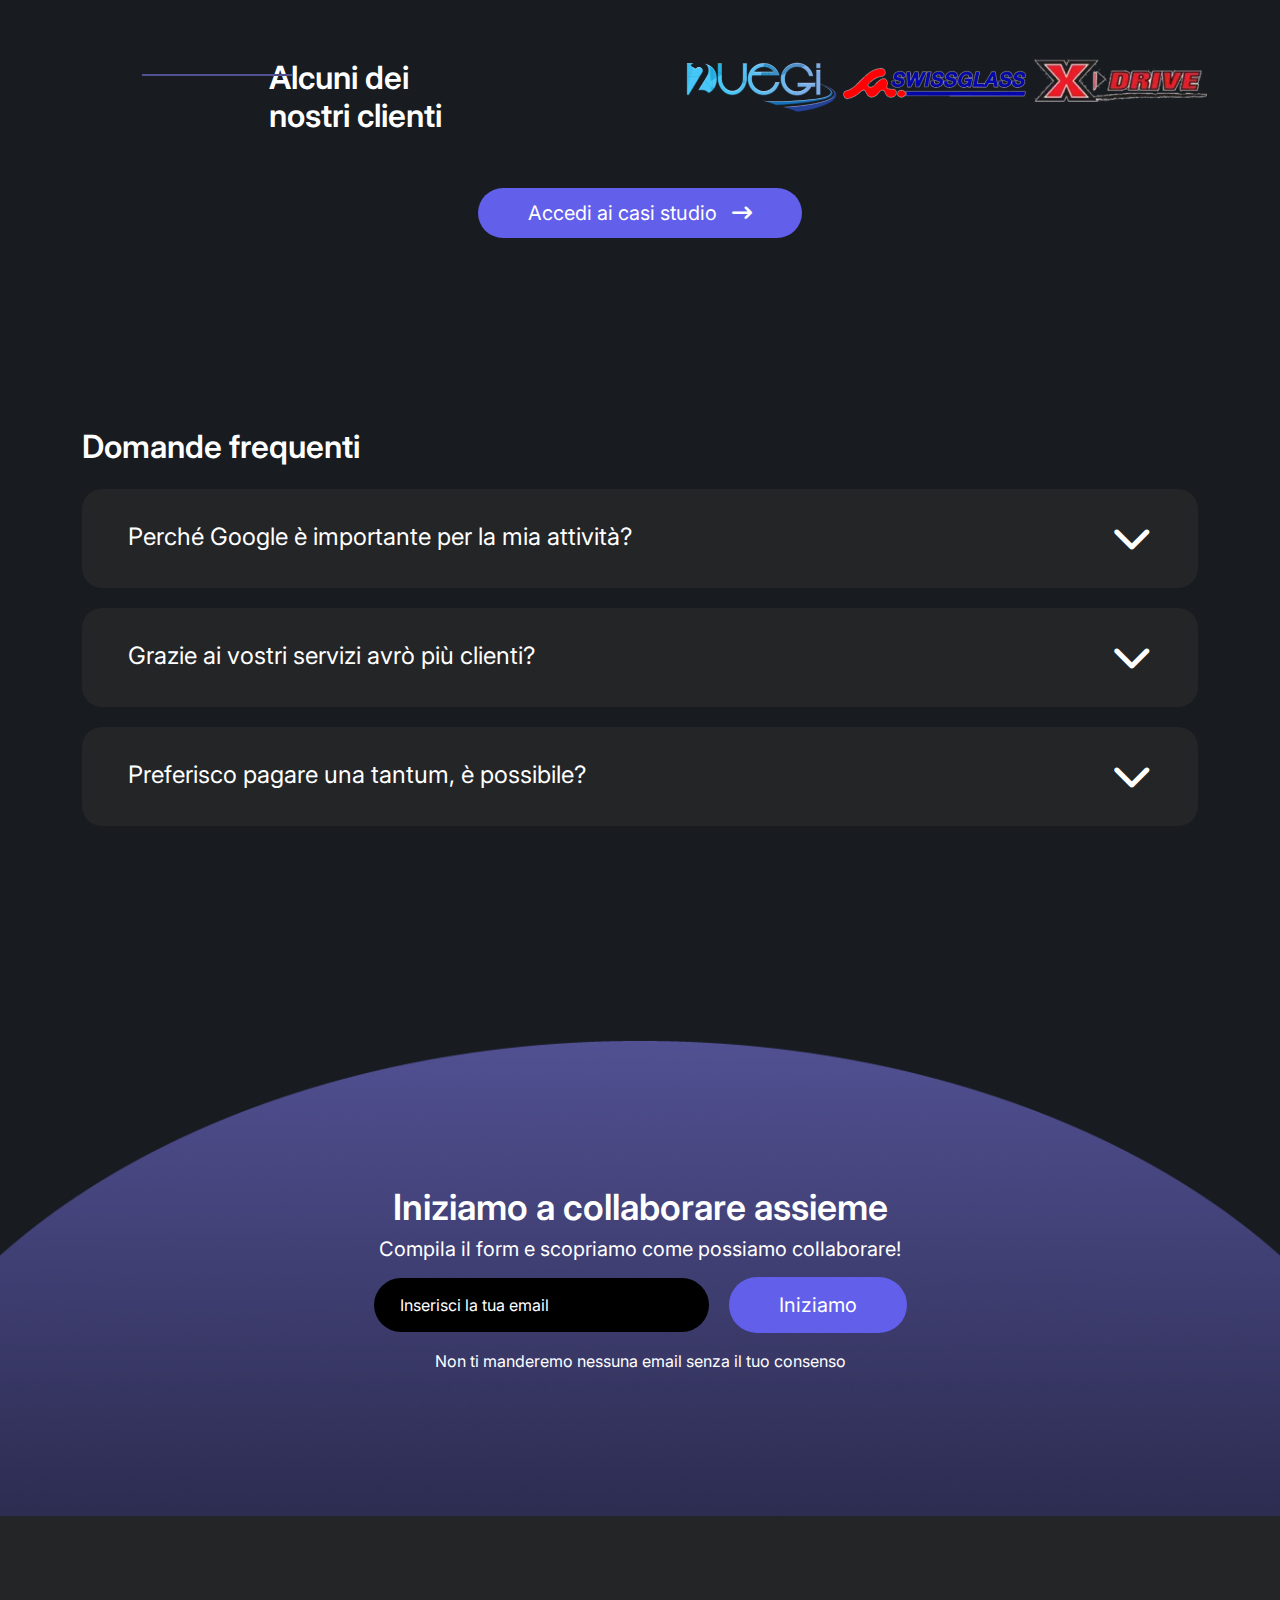
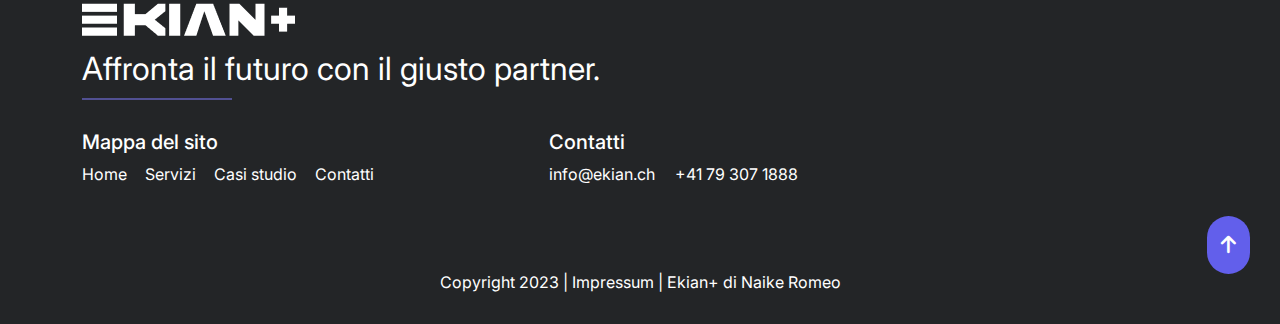
<file: google-business.html>
<!DOCTYPE html>
<html lang="en">
<head>
    <meta charset="UTF-8">
    <meta http-equiv="X-UA-Compatible" content="IE=edge">
    <meta name="viewport" content="width=device-width, initial-scale=1.0">
    <title>Ekian+ | Googel Business</title>
    <!-- google fonts -->
    <link rel="preconnect" href="https://fonts.googleapis.com">
    <link rel="preconnect" href="https://fonts.gstatic.com" crossorigin>
    <link href="https://fonts.googleapis.com/css2?family=Inter:wght@100;200;300;400;500;600;700;800;900&display=swap" rel="stylesheet">
    <!-- google fonts -->
    <link rel="stylesheet" href="assets/css/bootstrap.min.css">
    <link rel="stylesheet" href="assets/css/all.min.css">
    <link rel="stylesheet" href="assets/css/fontawesome.min.css">
    <link rel="stylesheet" href="assets/css/style.css">
    <link rel="stylesheet" href="assets/css/responsive.css">

</head>
<body>

    <!-- preloader start here -->
    <div class="preloader">
        <div class="preloader-inner">
             <div class="preloader-icon">
                  <span></span>
                  <span></span>
             </div>
        </div>
   </div>
   <!-- preloader ending here -->

    <!-- hero section start here -->
    <div class="hero_section">
        <div class="hero_inner single_service"> 
            <div class="container">
                <div class="menu_section">
                    <div class="menu_inner">
                        <div class="menu_logo">
                            <a href="index.html">
                                <img src="assets/images/logo.png" alt="logo">
                            </a>
                        </div>
                        <div class="menu_item">
                            <ul>
                                <li>
                                    <a href="index.html">Home</a>
                                </li>
                                <li>
                                    <a class="menu-active" href="service.html">Servizi</a>
                                </li>
                                <li>
                                    <a href="casi-studio.html">Casi studio</a>
                                </li>
                                <li>
                                    <a href="contact.html">Contatti</a>
                                </li> 
                            </ul>
                        </div>
                        <div class="menu_right_btn">
                            <a href="#">Collaboriamo assieme</a>
                        </div>
                    </div>
                    <div class="hero_content">
                        <div class="service_page_img">
                            <img src="assets/images/service_02.png" alt="servce_image">
                        </div>
                        <div class="hero_content_list">
                            <ul>
                                <li class="service_ul" >La tua visibilità su Google <br>
                                    eccelle come nessun'altra.</li> 
                            </ul>
                        </div>
                        <p class="service_para" > Grazie alla nostra esperienza, possiamo incrementare la visibilità della tua attività sui motori di ricerca, favorendo un miglioramento delle performance aziendali.</p>
                        <div class="common_btn">
                            <a href="#">Inizia subito!</a>
                        </div>
                    </div>
                </div> 
            </div> 
        </div>
    </div>
    <!-- banner section end here -->

    <!-- mobile menu -->
    <div class="mobile-menu">
            <div class="header-top">
                <div class="header-item">
                    <div class="header-item-left">
                        <div class="header-logo">
                            <a href="index.html"><img src="assets/images/logo.png" alt="logo"></a>
                        </div>
                    </div>
                    <div class="header-item-right">
                    <span>
                        <i class="fa-solid fa-xmark"></i>
                        <i class="fa-solid fa-bars-staggered"></i>
                    </span>
                    </div>
                </div>
            </div>
            <div class="header-bottom">
                <div class="header-menu">
                    <ul>
                        <li>
                            <a  href="index.html">Home</a>
                        </li>
                        <li>
                            <a class="menu-active " href="service.html">Servizi</a>
                        </li>
                        <li>
                            <a href="casi-studio.html">Casi studio</a>
                        </li>
                        <li>
                            <a href="contact.html">Contatti</a>
                        </li> 
                    </ul>
                    <div class="menu_right_btn text-center mt-5">
                        <a href="#">Collaboriamo assieme</a>
                    </div>
                </div>
            </div>
    </div>
    <!-- mobile menu -->

    <!-- service page info section start here -->
    <div class="website_service_info">
        <div class="container">
            <div class="website_service_info_area">
                <div class="row">
                    <div class="col-lg-6 col-12 ">
                        <div class="website_service_info_content">
                            <h2>Non lasciare al caso la tua immagine</h2>
                            <p>
                                La gestione accurata di questa piattaforma è fondamentale poiché rappresenta una delle prime impressioni che i potenziali clienti ricevono sulla tua azienda quando cercano informazioni online.
                            </p>
                            <p>
                                Un profilo accurato e ben curato su Google My Business può aumentare la visibilità del tuo business, fornire informazioni utili e rassicuranti ai potenziali clienti e incoraggiare le recensioni positive. Inoltre, un profilo preciso su Google My Business è fondamentale per la tua localizzazione geografica, il che è particolarmente importante per le aziende locali.
                            </p>
                            <div class="common_btn ser_btn">
                                <a href="#">Pacchetti speciali per PMI <span class="right_arrow_icon"><i class="fa-solid fa-arrow-right-long"></i></span></a>
                            </div>
                        </div>
                    </div>
                    <div class="col-lg-6 col-12 ">
                        <div class="website_service_info_image text-end">
                            <img src="assets/images/google-business/img01.png" alt="image">
                        </div>
                    </div>
                </div>
            </div>
        </div>
    </div>
    <!-- service page info section start here -->

    <!-- service page consultation section start here -->
    <div class="consultation_section">
        <div class="container">
            <div class="consultation_area">
                <div class="con_icon_list">
                    <ul>
                        <li><img src="assets/images/service_01.png" alt="image"></li>
                        <li><img src="assets/images/service_02.png" alt="image"></li>
                        <li><img src="assets/images/service_03.png" alt="image"></li>
                        <li><img src="assets/images/service_04.png" alt="image"></li>
                    </ul>
                </div>
                <div class="con_title">
                    <h2>1<sup>a</sup> Consulenza gratuita</h2>
                    <p>Scopri come trarre il massimo dalla tua azienda su internet.</p>
                </div>
                <div class="con_item_list">
                    <div class="con_item_left_list">
                        <ul>
                            <li>
                                <div class="check_icon">
                                    <i class="fa-solid fa-check"></i> 
                                </div>
                                <span>Ti illustriamo come migliorare la tua presenza online</span>
                            </li>
                            <li>
                                <div class="check_icon">
                                    <i class="fa-solid fa-check"></i> 
                                </div>
                                <span>Piano chiaro e ben definito dei prossimi passi</span>
                            </li>
                        </ul>
                    </div>
                    <div class="con_item_right_list">
                        <ul>
                            <li>
                                <div class="check_icon">
                                    <i class="fa-solid fa-check"></i> 
                                </div>
                                <span>Strategia per batterei i tuoi competitor</span>
                            </li>
                            <li>
                                <div class="check_icon">
                                    <i class="fa-solid fa-check"></i> 
                                </div>
                                <span>Preventivo gratuito</span>
                            </li>
                        </ul>
                    </div>
                </div>
                <div class="con_btn">
                    <a href="service-website.html">Pacchetti speciali per PMI <span class="right_arrow_icon"><i class="fa-solid fa-arrow-right-long"></i></span> <span class="s_btn" >È GRATIS</span> </a>
                </div>
            </div>
        </div>
    </div>
    <!-- service page consultation section start here -->

    <!-- service page timeless section start here -->
    <div class="timeless_section">
        <div class="bg-circle-img">
            <img src="assets/images/right-circle.png" alt="image">
        </div>
        <div class="container">
            <div class="timeless_section_area">
                <div class="row align-items-center ">
                    <div class="col-lg-6 col-12 ">
                        <div class="website_service_info_image timeless_content">
                            <img src="assets/images/google-business/img02.png" alt="image">
                        </div>
                    </div>
                    <div class="col-lg-6 col-12 "> 
                        <div class="website_service_info_content timeless_content">
                            <h2>Perché proprio su Google?</h2>
                            <p>
                                La scelta di farlo su Google è fondamentale perché è il motore di ricerca più ampiamente utilizzato al mondo, e la tua immagine aziendale su questa piattaforma ha un impatto diretto sulla percezione del tuo marchio.
                            </p>
                            <p>
                                Un'immagine aziendale ben curata su Google è fondamentale per le aziende locali, poiché può aiutare i clienti a trovare facilmente la tua attività fisica. 
                            </p> 
                            <div class="common_btn ser_btn">
                                <a href="service.html">Scopri i nostri servizi <span class="right_arrow_icon"><i class="fa-solid fa-arrow-right-long"></i></span></a>
                            </div>
                        </div>
                    </div>
                </div>
            </div>
        </div>
    </div>
    <!-- service page timeless section start here -->


    <!-- service page reduce production section start here -->
    <div class="reduce_production">
        <div class="container">
            <div class="reduce_production_area">
                <div class="row align-items-center ">
                    <div class="col-lg-6 col-12 ">
                        <div class="website_service_info_content">
                            <h2>Ci assicuriamo che la tua attività
                                sia visibile su Google</h2> 
                            <p>
                                La visibilità su Google è cruciale poiché rappresenta una delle chiavi per il successo nel mondo digitale. Una presenza online efficace su Google può aumentare la consapevolezza del tuo marchio, attirare nuovi clienti e contribuire a far crescere il tuo business. 
                            </p>
                            <p>
                                Inoltre, un'adeguata visibilità su Google può aiutare a stabilire la tua autorità nel settore e costruire la fiducia dei clienti. Investire nella visibilità su Google è un passo essenziale per competere in modo efficace nella realtà digitale di oggi e massimizzare le opportunità di crescita per la tua attività.
                            </p>
                        </div>
                    </div>
                    <div class="col-lg-6 col-12">
                        <div class="website_service_info_image reduce_image">
                            <div class="reduce_image_content">
                                <h2>3.5</h2>
                                <p>miliardi sono il numero di ricerche eseguite giornalmente su Google.</p>
                            </div>
                        </div>
                    </div>
                </div>
            </div>
        </div>
    </div>
    <!-- service page reduce production section start here -->


    <!-- service page new customers section start here -->
    <div class="new_customer_section">
        <div class="new_custom_title">
            <div class="container">
                <div class="customer_title_content">
                    <h2>Come operiamo <br>
                        con i nostri nuovi clienti</h2>
                    <p>Operiamo con una strategia definita per ciascun cliente al fine <br> di assicurare continuità e successo alla tua azienda.</p>
                </div>
            </div>
        </div>
        <div class="new_customer_image">
            <img src="assets/images/service/new_customer.png" alt="image">
        </div>
    </div>
    <!-- service page new customers section start here -->

    <!-- service section start here -->
    <div class="service_page_service_section">
        <div class="service_wrapper">
            <div class="container">
                <div class="service_inner service_page_inner">
                    <div class="service_title">
                        <h2>Servizi</h2>
                    </div>
                    <div class="service_body">
                        <div class="row">
                            <div class="col-12">
                                <div class="service_item">
                                    <div class="service_item_header">
                                        <div class="ser_img">
                                            <img src="assets/images/service/ser_google.png" alt="image">
                                        </div>
                                        <div class="ser_header_txt">
                                            <h4>da 29.— CHF/mese</h4>
                                        </div>
                                    </div>
                                    <div class="servcice_item_body">
                                        <h2>Google MyBusiness</h2>
                                        <p>La gestione della tua attività su Google è affidata completamente ai nostri esperti, dalla creazione iniziale alla pubblicazione e, all'occorrenza, alle eventuali modifiche. Periodicamente monitoriamo e ottimizziamo le performance della tua presenza online.</p>
                                        <div class="common_btn">
                                            <a href="contact.html">Contattaci<span class="right_arrow_icon"><i class="fa-solid fa-arrow-right-long"></i></span></a>
                                        </div>
                                    </div>
                                </div>
                            </div> 
                        </div>
                        <div class="service_footer">
                            <div class="service_footer_inner">
                                <div class="service_footer_left">
                                    <img src="assets/images/service/ser_web.png" alt="image">
                                    <span>Devi creare il tuo nuovo sito web?</span>
                                </div>
                                <div class="service_footer_right">
                                    <a href="service-website.html" >Risparmia fino a 1’000 CHF/anno<i class="fa-solid fa-arrow-right-long"></i></a>
                                </div>
                            </div> 
                        </div>
                    </div>
                </div>
            </div>
        </div>
    </div>
    <!-- service section end here -->

    <!-- client logo section start here -->
    <div class="client_logo_section">
        <div class="container">
            <div class="client_logo_wrapper">
                <div class="row">
                    <div class="col-lg-6 col-12">
                        <div class="customer_title d-flex justify-content-center">
                            <h2>Alcuni dei <br> nostri clienti</h2>
                        </div>
                    </div>
                    <div class="col-lg-6 col-12">
                        <div class="client_logo_list">
                            <ul>
                                <li>
                                    <img src="assets/images/client_logo_01.png" alt="client logo">
                                </li>
                                <li>
                                    <img src="assets/images/client_logo_02.png" alt="client logo">
                                </li>
                                <li>
                                    <img src="assets/images/client_logo_03.png" alt="client logo">
                                </li>
                            </ul>
                        </div>
                    </div>
                </div>
                <div class="common_btn client_logo_btn ser_client_btn">
                    <a href="#">Accedi ai casi studio <span class="right_arrow_icon"><i class="fa-solid fa-arrow-right-long"></i></span></a>
                </div>
            </div>
        </div>
    </div>
    <!-- client logo section end here -->



    <!-- faq section start here -->
    <div class="faq_section">
        <div class="container">
            <div class="faq_area">
                <div class="row">
                    <div class="col-12">
                       <div class="accordion_inner">
                            <div class="accordion_title">
                                <h2>Domande frequenti</h2>
                            </div>
                            <div class="accordion_item">
                                <button class="accordion">Perché Google è importante per la mia attività?</button>
                               <div class="accordion_item_para">
                                    <div class="panel">
                                        <p>Affidati a noi per eseguire il lavoro applicando i più elevati standard ingenieristici. Il nostro impegno è fornirti un sito web di qualità che rispecchi le tue aspettative e soddisfi le esigenze del tuo business. Utilizziamo le migliori pratiche e tecnologie per garantire un risultato finale all'altezza delle tue aspettative, dal design all'ottimizzazione delle prestazioni.</p>
                                    </div>
                               </div>
                            </div>
                            <div class="accordion_item">
                                <button class="accordion">Grazie ai vostri servizi avrò più clienti?</button>
                                <div class="accordion_item_para"> 
                                    <div class="panel">
                                        <p>Affidati a noi per eseguire il lavoro applicando i più elevati standard ingenieristici. Il nostro impegno è fornirti un sito web di qualità che rispecchi le tue aspettative e soddisfi le esigenze del tuo business. Utilizziamo le migliori pratiche e tecnologie per garantire un risultato finale all'altezza delle tue aspettative, dal design all'ottimizzazione delle prestazioni.</p>
                                    </div>
                                </div>
                            </div>
                            <div class="accordion_item">
                                <button class="accordion">Preferisco pagare una tantum, è possibile?</button>
                                <div class="accordion_item_para">
                                    <div class="panel">
                                        <p>Affidati a noi per eseguire il lavoro applicando i più elevati standard ingenieristici. Il nostro impegno è fornirti un sito web di qualità che rispecchi le tue aspettative e soddisfi le esigenze del tuo business. Utilizziamo le migliori pratiche e tecnologie per garantire un risultato finale all'altezza delle tue aspettative, dal design all'ottimizzazione delle prestazioni.</p>
                                    </div>
                                </div> 
                            </div>
                       </div> 
                    </div>
                </div>
            </div>
        </div>
    </div>
    <!-- faq section end here -->


    <!-- footer section start here -->
    <div class="footer_section">
        <div class="footer_section_top">
            <div class="container">
                <div class="footer_inner">
                    <div class="footer_top">
                        <div class="footer_top_content text-center">
                            <h2>Iniziamo a collaborare assieme</h2>
                            <h6>Compila il form e scopriamo come possiamo collaborare!</h6>
                            <div class="footer_fm align-items-center d-flex justify-content-center">
                                <div class="input">
                                    <input type="text" placeholder="Inserisci la tua email">
                                </div>
                                <div class="input_btn">
                                    <button>Iniziamo</button>
                                </div>
                            </div>
                            <p>Non ti manderemo nessuna email senza il tuo consenso</p>
                        </div>
                    </div>
                </div>
            </div>
        </div> 
        <div class="footer_section_bottom">
           <div class="container">
                <div class="footer_bottom">
                    <div class="footer_bottom_content">
                        <div class="row">
                            <div class="col-lg-8 col-12">
                                <img src="assets/images/footer_logo.png" alt="">
                                <h3>Affronta il futuro con il giusto partner.</h3> 
                                <div class="footer_menu">
                                    <div class="menu_list">
                                        <div class="footer_menu_title">
                                            <h4>Mappa del sito</h4>
                                        </div>
                                        <ul>
                                            <li><a href="#">Home</a></li>
                                            <li><a href="#">Servizi</a></li>
                                            <li><a href="#">Casi studio</a></li>
                                            <li><a href="#">Contatti</a></li>
                                        </ul>
                                    </div>
                                    <div class="footer_contact">
                                        <div class="footer_contact_title">
                                            <h4>Contatti</h4>
                                            <div class="footer_contact_list">
                                                <ul>
                                                    <li>info@ekian.ch</li>
                                                    <li>+41 79 307 1888</li>
                                                </ul>
                                            </div>
                                        </div>
                                    </div>
                                </div>
                            </div>
                        </div>
                    </div>
                </div>
                <div class="footer_copy_txt">
                    <p>Copyright 2023 | Impressum | Ekian+ di Naike Romeo</p>
                </div>
           </div>
        </div>
        <div class="scroll_top">
            <button id="scrollBtn" class="scroll_btn"><i class="fa-solid fa-arrow-up"></i></button>
        </div>
    </div>
    <!-- footer section end here -->


    <script src="assets/js/jquery-3.6.4.min.js"></script>
    <script src="assets/js/fontawesome.min.js"></script>
    <script src="assets/js/bootstrap.min.js"></script>
    <script src="assets/js/scripts.js"></script>

    <script>
        var acc = document.getElementsByClassName("accordion"); 
        var i;
        
        for (i = 0; i < acc.length; i++) {
          acc[i].addEventListener("click", function() {
            this.classList.toggle("active"); 
            var accordion_item_para = this.nextElementSibling;
            if (accordion_item_para.style.maxHeight) {
              accordion_item_para.style.maxHeight = null;
            } else {
              accordion_item_para.style.maxHeight = accordion_item_para.scrollHeight + "px";
            } 
          });
        }
        </script>
        
    <script>
        document.getElementById("scrollBtn").addEventListener("click", function() { 
            window.scrollTo(0, 0); 
        }); 
    </script>
 
</body>
</html>
</file>
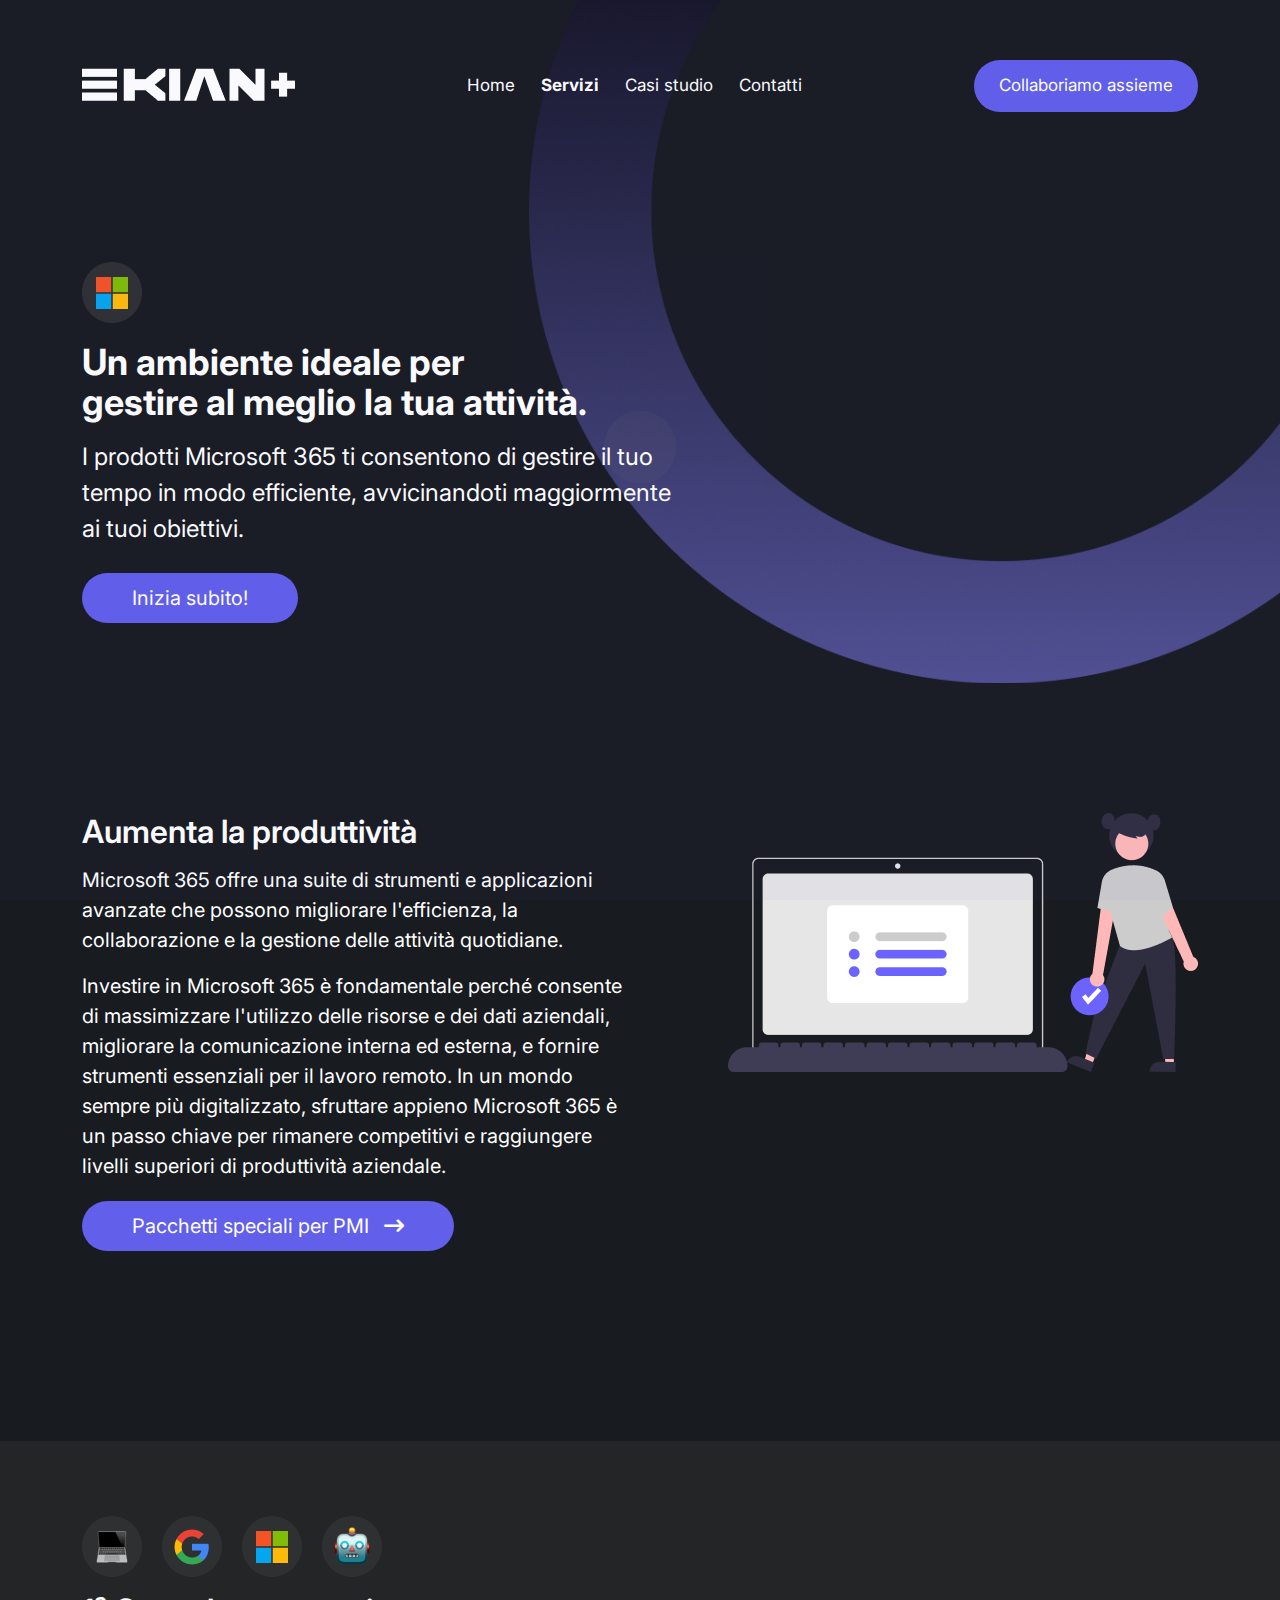
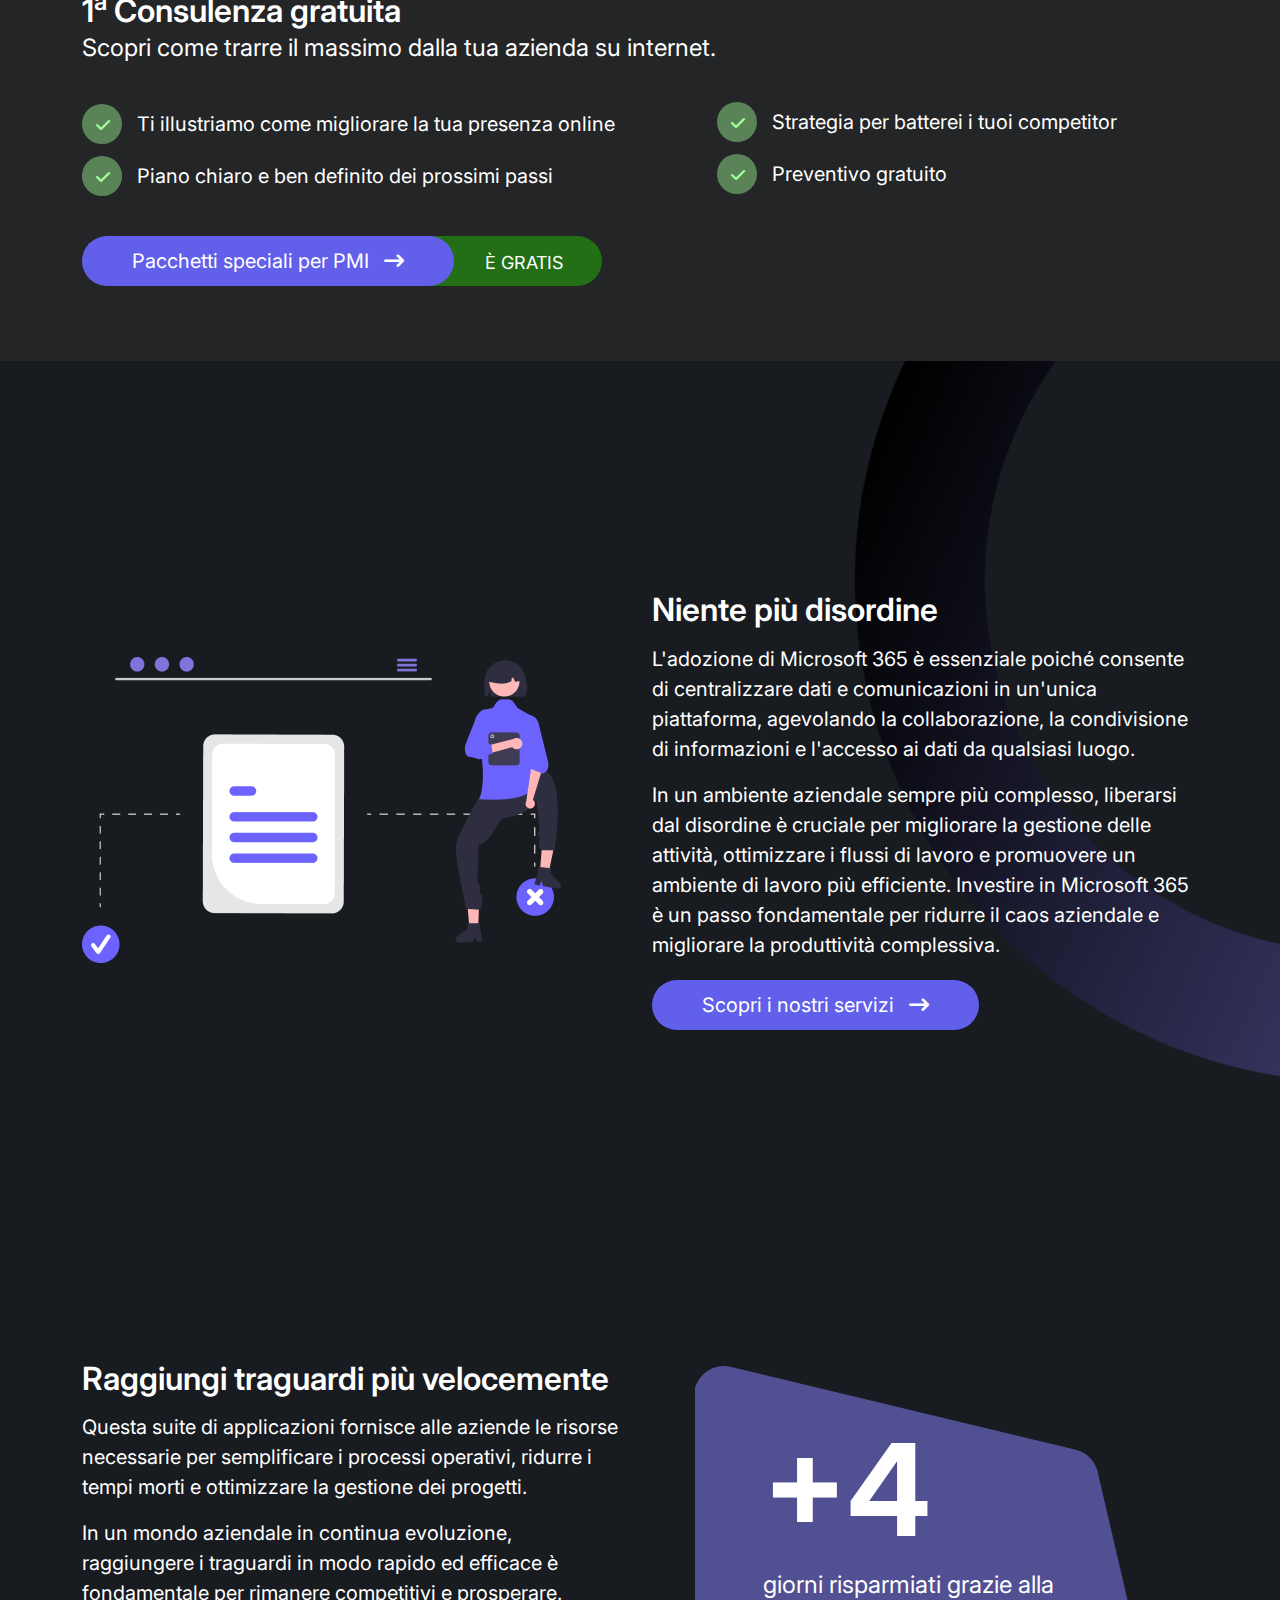
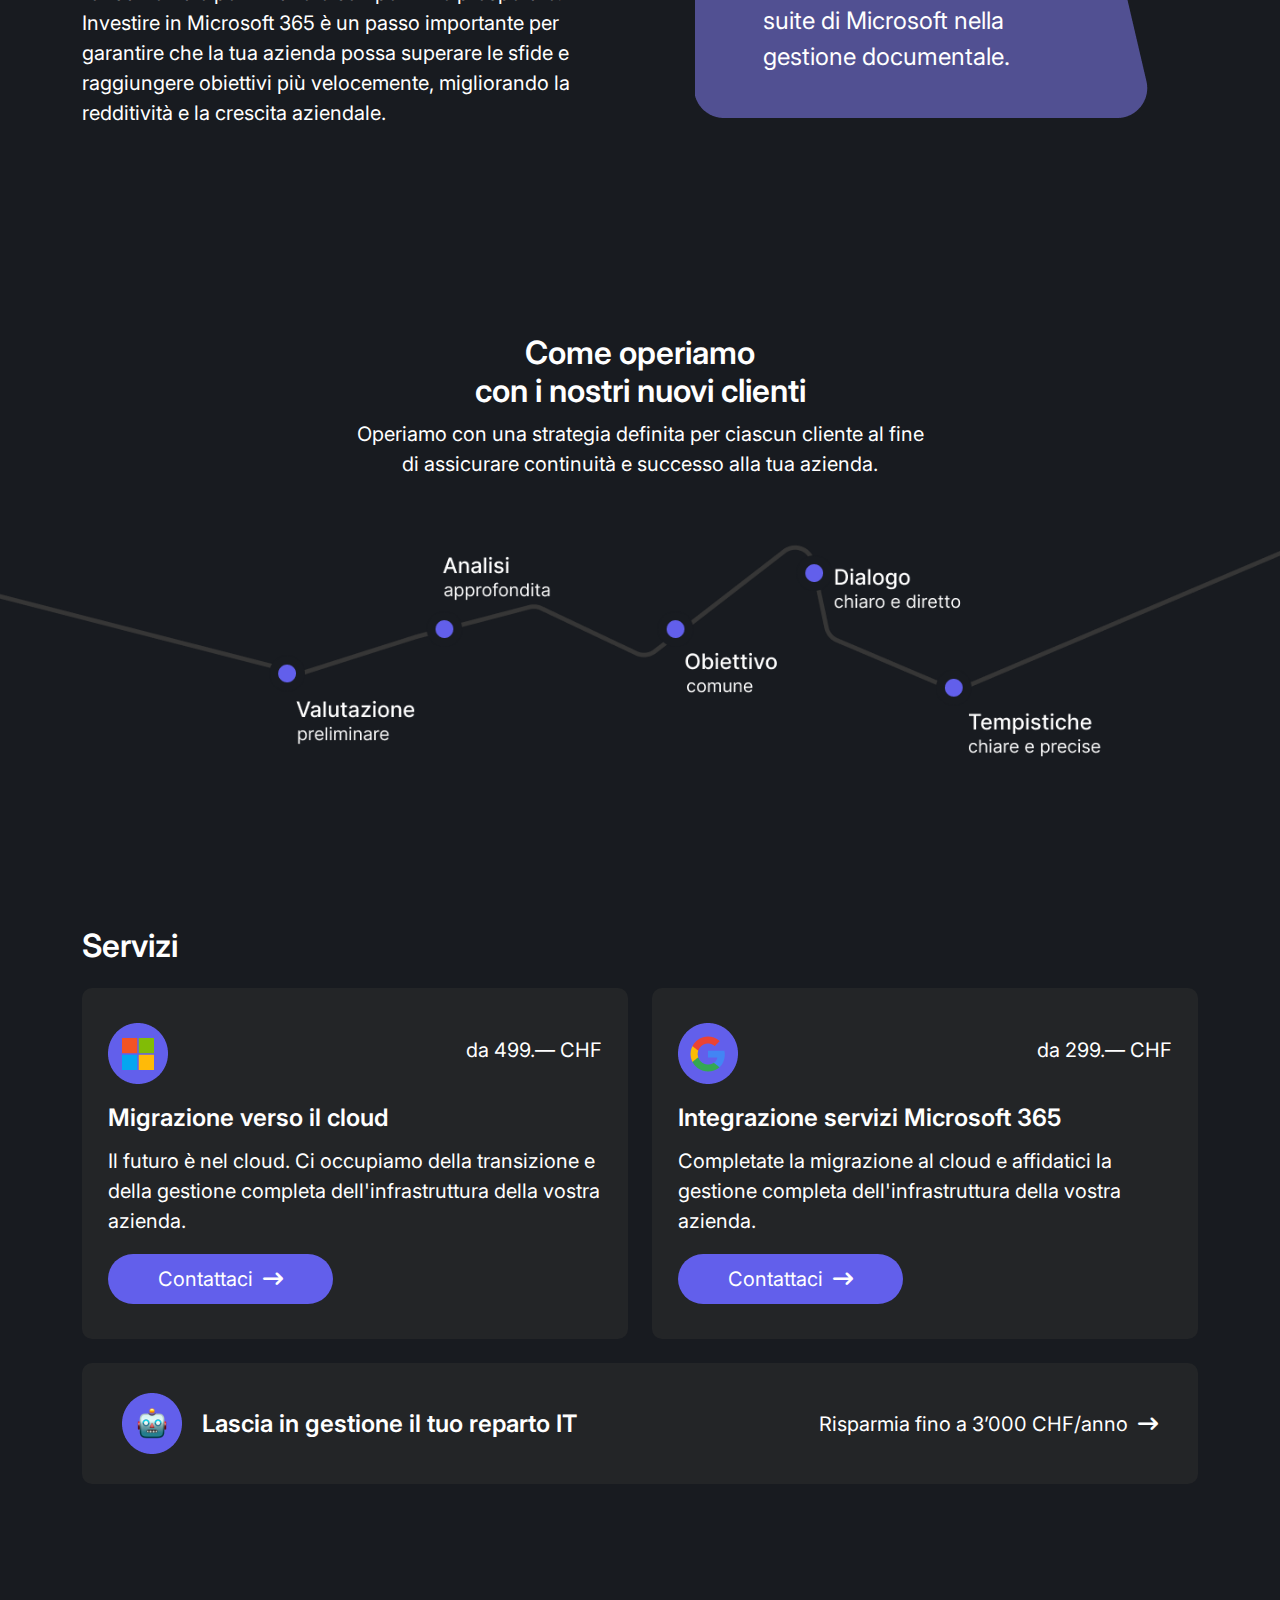
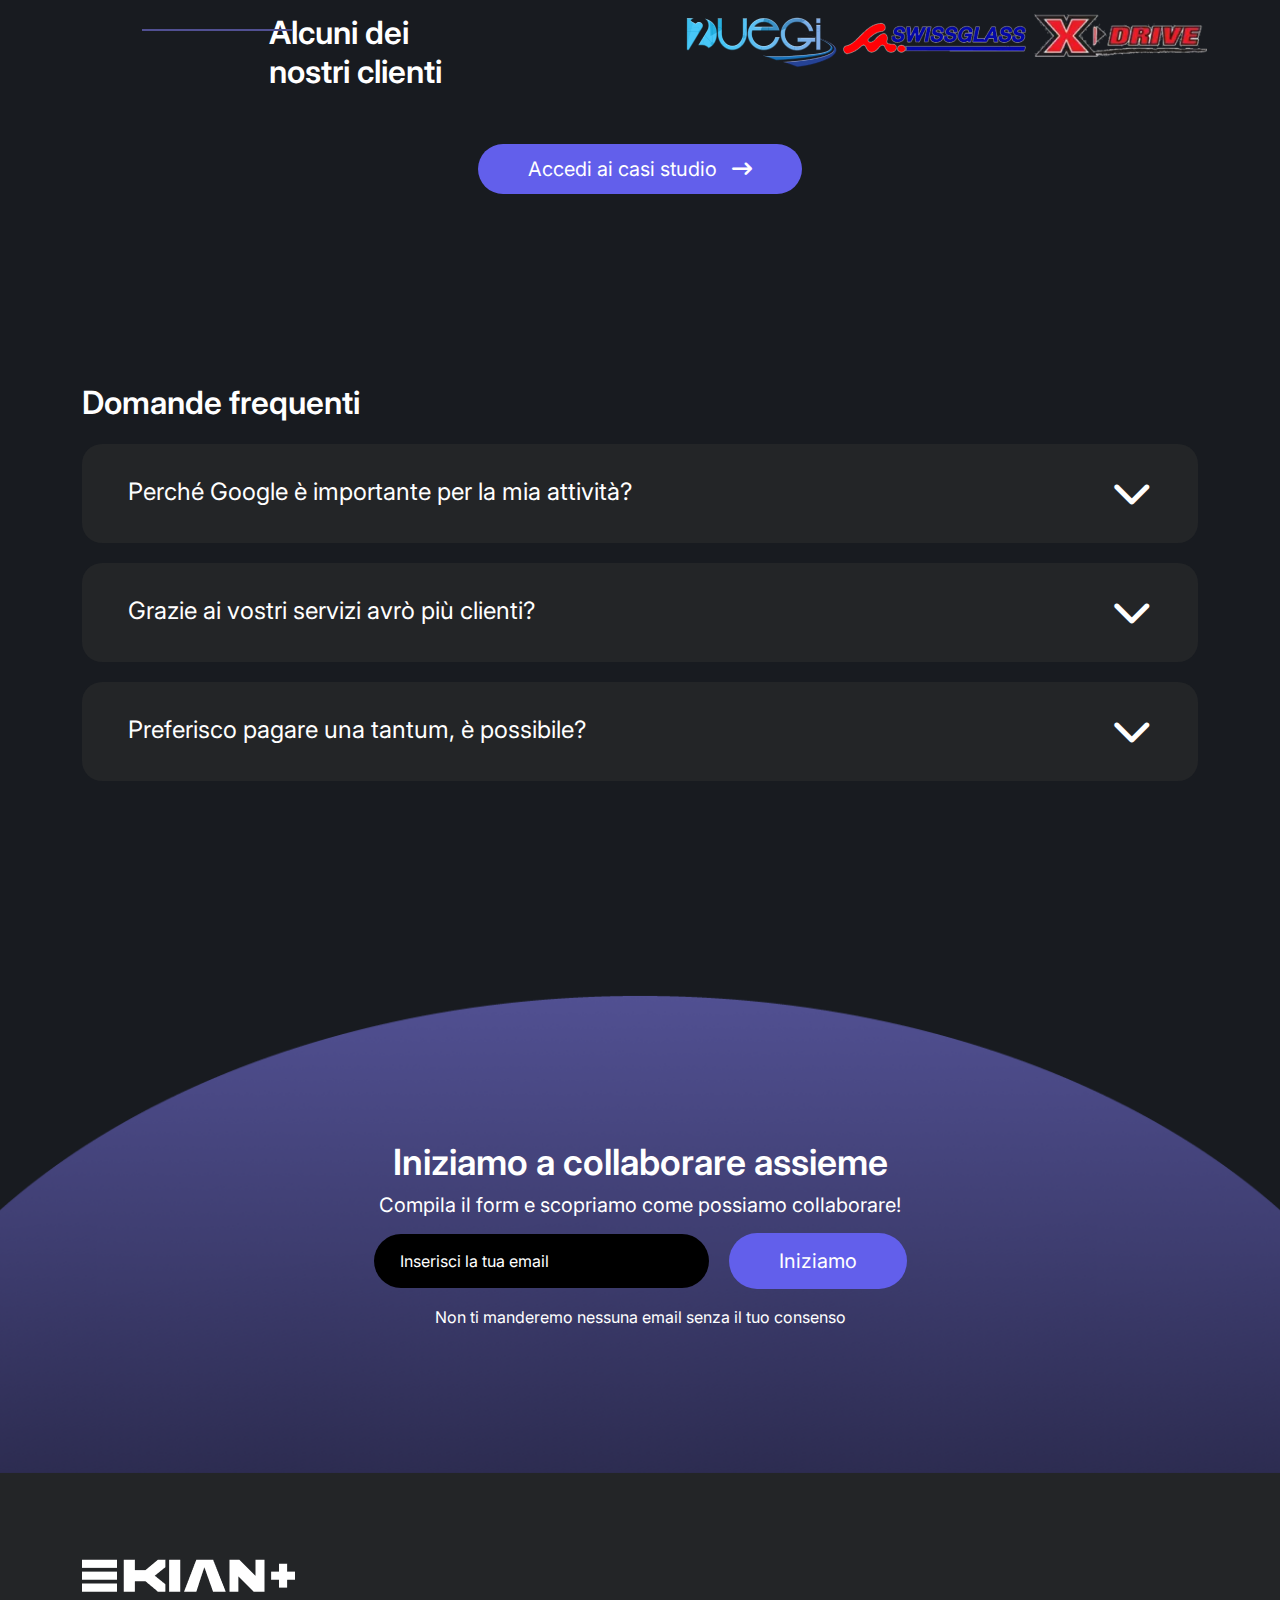
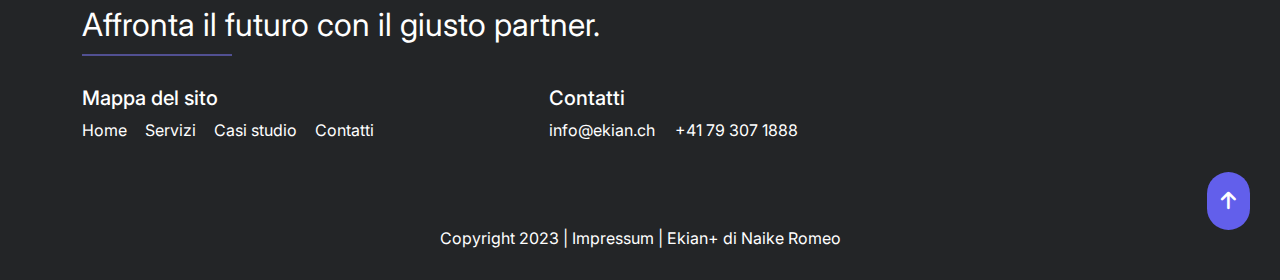
<file: microsoft.html>
<!DOCTYPE html>
<html lang="en">
<head>
    <meta charset="UTF-8">
    <meta http-equiv="X-UA-Compatible" content="IE=edge">
    <meta name="viewport" content="width=device-width, initial-scale=1.0">
    <title>Ekian+ | Microsoft</title>
    <!-- google fonts -->
    <link rel="preconnect" href="https://fonts.googleapis.com">
    <link rel="preconnect" href="https://fonts.gstatic.com" crossorigin>
    <link href="https://fonts.googleapis.com/css2?family=Inter:wght@100;200;300;400;500;600;700;800;900&display=swap" rel="stylesheet">
    <!-- google fonts -->
    <link rel="stylesheet" href="assets/css/bootstrap.min.css">
    <link rel="stylesheet" href="assets/css/all.min.css">
    <link rel="stylesheet" href="assets/css/fontawesome.min.css">
    <link rel="stylesheet" href="assets/css/style.css">
    <link rel="stylesheet" href="assets/css/responsive.css">

</head>
<body>

    <!-- preloader start here -->
    <div class="preloader">
        <div class="preloader-inner">
             <div class="preloader-icon">
                  <span></span>
                  <span></span>
             </div>
        </div>
   </div>
   <!-- preloader ending here -->

    <!-- hero section start here -->
    <div class="hero_section">
        <div class="hero_inner single_service"> 
            <div class="container">
                <div class="menu_section">
                    <div class="menu_inner">
                        <div class="menu_logo">
                            <a href="index.html">
                                <img src="assets/images/logo.png" alt="logo">
                            </a>
                        </div>
                        <div class="menu_item">
                            <ul>
                                <li>
                                    <a href="index.html">Home</a>
                                </li>
                                <li>
                                    <a class="menu-active" href="service.html">Servizi</a>
                                </li>
                                <li>
                                    <a href="casi-studio.html">Casi studio</a>
                                </li>
                                <li>
                                    <a href="contact.html">Contatti</a>
                                </li> 
                            </ul>
                        </div>
                        <div class="menu_right_btn">
                            <a href="#">Collaboriamo assieme</a>
                        </div>
                    </div>
                    <div class="hero_content">
                        <div class="service_page_img">
                            <img src="assets/images/service_03.png" alt="servce_image">
                        </div>
                        <div class="hero_content_list">
                            <ul>
                                <li class="service_ul" >Un ambiente ideale per <br>
                                    gestire al meglio la tua attività.</li> 
                            </ul>
                        </div>
                        <p class="service_para" >I prodotti Microsoft 365 ti consentono di gestire il tuo tempo in modo efficiente, avvicinandoti maggiormente ai tuoi obiettivi.</p>
                        <div class="common_btn">
                            <a href="#">Inizia subito!</a>
                        </div>
                    </div>
                </div> 
            </div> 
        </div>
    </div>
    <!-- banner section end here -->

    <!-- mobile menu -->
    <div class="mobile-menu">
            <div class="header-top">
                <div class="header-item">
                    <div class="header-item-left">
                        <div class="header-logo">
                            <a href="index.html"><img src="assets/images/logo.png" alt="logo"></a>
                        </div>
                    </div>
                    <div class="header-item-right">
                    <span>
                        <i class="fa-solid fa-xmark"></i>
                        <i class="fa-solid fa-bars-staggered"></i>
                    </span>
                    </div>
                </div>
            </div>
            <div class="header-bottom">
                <div class="header-menu">
                    <ul>
                        <li>
                            <a  href="index.html">Home</a>
                        </li>
                        <li>
                            <a class="menu-active " href="service.html">Servizi</a>
                        </li>
                        <li>
                            <a href="casi-studio.html">Casi studio</a>
                        </li>
                        <li>
                            <a href="contact.html">Contatti</a>
                        </li> 
                    </ul>
                    <div class="menu_right_btn text-center mt-5">
                        <a href="#">Collaboriamo assieme</a>
                    </div>
                </div>
            </div>
    </div>
    <!-- mobile menu -->

    <!-- service page info section start here -->
    <div class="website_service_info">
        <div class="container">
            <div class="website_service_info_area">
                <div class="row">
                    <div class="col-lg-6 col-12 ">
                        <div class="website_service_info_content">
                            <h2>Aumenta la produttività</h2>
                            <p>
                                Microsoft 365 offre una suite di strumenti e applicazioni avanzate che possono migliorare l'efficienza, la collaborazione e la gestione delle attività quotidiane. 
                            </p>
                            <p>
                                Investire in Microsoft 365 è fondamentale perché consente di massimizzare l'utilizzo delle risorse e dei dati aziendali, migliorare la comunicazione interna ed esterna, e fornire strumenti essenziali per il lavoro remoto. In un mondo sempre più digitalizzato, sfruttare appieno Microsoft 365 è un passo chiave per rimanere competitivi e raggiungere livelli superiori di produttività aziendale.
                            </p>
                            <div class="common_btn ser_btn">
                                <a href="#">Pacchetti speciali per PMI <span class="right_arrow_icon"><i class="fa-solid fa-arrow-right-long"></i></span></a>
                            </div>
                        </div>
                    </div>
                    <div class="col-lg-6 col-12 ">
                        <div class="website_service_info_image text-end">
                            <img src="assets/images/microsoft/img01.png" alt="image">
                        </div>
                    </div>
                </div>
            </div>
        </div>
    </div>
    <!-- service page info section start here -->

    <!-- service page consultation section start here -->
    <div class="consultation_section">
        <div class="container">
            <div class="consultation_area">
                <div class="con_icon_list">
                    <ul>
                        <li><img src="assets/images/service_01.png" alt="image"></li>
                        <li><img src="assets/images/service_02.png" alt="image"></li>
                        <li><img src="assets/images/service_03.png" alt="image"></li>
                        <li><img src="assets/images/service_04.png" alt="image"></li>
                    </ul>
                </div>
                <div class="con_title">
                    <h2>1<sup>a</sup> Consulenza gratuita</h2>
                    <p>Scopri come trarre il massimo dalla tua azienda su internet.</p>
                </div>
                <div class="con_item_list">
                    <div class="con_item_left_list">
                        <ul>
                            <li>
                                <div class="check_icon">
                                    <i class="fa-solid fa-check"></i> 
                                </div>
                                <span>Ti illustriamo come migliorare la tua presenza online</span>
                            </li>
                            <li>
                                <div class="check_icon">
                                    <i class="fa-solid fa-check"></i> 
                                </div>
                                <span>Piano chiaro e ben definito dei prossimi passi</span>
                            </li>
                        </ul>
                    </div>
                    <div class="con_item_right_list">
                        <ul>
                            <li>
                                <div class="check_icon">
                                    <i class="fa-solid fa-check"></i> 
                                </div>
                                <span>Strategia per batterei i tuoi competitor</span>
                            </li>
                            <li>
                                <div class="check_icon">
                                    <i class="fa-solid fa-check"></i> 
                                </div>
                                <span>Preventivo gratuito</span>
                            </li>
                        </ul>
                    </div>
                </div>
                <div class="con_btn">
                    <a href="service-website.html">Pacchetti speciali per PMI <span class="right_arrow_icon"><i class="fa-solid fa-arrow-right-long"></i></span> <span class="s_btn" >È GRATIS</span> </a>
                </div>
            </div>
        </div>
    </div>
    <!-- service page consultation section start here -->

    <!-- service page timeless section start here -->
    <div class="timeless_section">
        <div class="bg-circle-img">
            <img src="assets/images/right-circle.png" alt="image">
        </div>
        <div class="container">
            <div class="timeless_section_area">
                <div class="row align-items-center ">
                    <div class="col-lg-6 col-12 ">
                        <div class="website_service_info_image timeless_content">
                            <img src="assets/images/microsoft/img02.png" alt="image">
                        </div>
                    </div>
                    <div class="col-lg-6 col-12 "> 
                        <div class="website_service_info_content timeless_content">
                            <h2>Niente più disordine</h2>
                            <p>
                                L'adozione di Microsoft 365 è essenziale poiché consente di centralizzare dati e comunicazioni in un'unica piattaforma, agevolando la collaborazione, la condivisione di informazioni e l'accesso ai dati da qualsiasi luogo. 
                            </p>
                            <p>
                                In un ambiente aziendale sempre più complesso, liberarsi dal disordine è cruciale per migliorare la gestione delle attività, ottimizzare i flussi di lavoro e promuovere un ambiente di lavoro più efficiente. Investire in Microsoft 365 è un passo fondamentale per ridurre il caos aziendale e migliorare la produttività complessiva.
                            </p> 
                            <div class="common_btn ser_btn">
                                <a href="service-website.html">Scopri i nostri servizi <span class="right_arrow_icon"><i class="fa-solid fa-arrow-right-long"></i></span></a>
                            </div>
                        </div>
                    </div>
                </div>
            </div>
        </div>
    </div>
    <!-- service page timeless section start here -->


    <!-- service page reduce production section start here -->
    <div class="reduce_production">
        <div class="container">
            <div class="reduce_production_area">
                <div class="row align-items-center ">
                    <div class="col-lg-6 col-12 ">
                        <div class="website_service_info_content">
                            <h2>Raggiungi traguardi più velocemente</h2> 
                            <p>
                                Questa suite di applicazioni fornisce alle aziende le risorse necessarie per semplificare i processi operativi, ridurre i tempi morti e ottimizzare la gestione dei progetti.
                            </p>
                            <p>
                                In un mondo aziendale in continua evoluzione, raggiungere i traguardi in modo rapido ed efficace è fondamentale per rimanere competitivi e prosperare. Investire in Microsoft 365 è un passo importante per garantire che la tua azienda possa superare le sfide e raggiungere obiettivi più velocemente, migliorando la redditività e la crescita aziendale.
                            </p>  
                        </div>
                    </div>
                    <div class="col-lg-6 col-12">
                        <div class="website_service_info_image reduce_image">
                            <div class="reduce_image_content">
                                <h2>+4</h2>
                                <p>giorni risparmiati grazie alla suite di Microsoft nella gestione documentale.</p>
                            </div>
                        </div>
                    </div>
                </div>
            </div>
        </div>
    </div>
    <!-- service page reduce production section start here -->


    <!-- service page new customers section start here -->
    <div class="new_customer_section">
        <div class="new_custom_title">
            <div class="container">
                <div class="customer_title_content">
                    <h2>Come operiamo <br>
                        con i nostri nuovi clienti</h2>
                    <p>Operiamo con una strategia definita per ciascun cliente al fine <br> di assicurare continuità e successo alla tua azienda.</p>
                </div>
            </div>
        </div>
        <div class="new_customer_image">
            <img src="assets/images/service/new_customer.png" alt="image">
        </div>
    </div>
    <!-- service page new customers section start here -->

    <!-- service section start here -->
    <div class="service_page_service_section">
        <div class="service_wrapper">
            <div class="container">
                <div class="service_inner service_page_inner">
                    <div class="service_title">
                        <h2>Servizi</h2>
                    </div>
                    <div class="service_body">
                        <div class="row">
                            <div class="col-md-6 col-12">
                                <div class="service_item">
                                    <div class="service_item_header">
                                        <div class="ser_img">
                                            <img src="assets/images/service/ser_micro.png" alt="image">
                                        </div>
                                        <div class="ser_header_txt">
                                            <h4>da 499.— CHF</h4>
                                        </div>
                                    </div>
                                    <div class="servcice_item_body">
                                        <h2>Migrazione verso il cloud</h2>
                                        <p>Il futuro è nel cloud. Ci occupiamo della transizione e della gestione completa dell'infrastruttura della vostra azienda.</p>
                                        <div class="common_btn">
                                            <a href="contact.html">Contattaci<span class="right_arrow_icon"><i class="fa-solid fa-arrow-right-long"></i></span></a>
                                        </div>
                                    </div>
                                </div>
                            </div> 
                            <div class="col-md-6 col-12">
                                <div class="service_item">
                                    <div class="service_item_header">
                                        <div class="ser_img">
                                            <img src="assets/images/service/ser_google.png" alt="image">
                                        </div>
                                        <div class="ser_header_txt">
                                            <h4>da 299.— CHF</h4>
                                        </div>
                                    </div>
                                    <div class="servcice_item_body">
                                        <h2>Integrazione servizi Microsoft 365</h2>
                                        <p>Completate la migrazione al cloud e affidatici la gestione completa dell'infrastruttura della vostra azienda.</p>
                                        <div class="common_btn">
                                            <a href="contact.html">Contattaci<span class="right_arrow_icon"><i class="fa-solid fa-arrow-right-long"></i></span></a>
                                        </div>
                                    </div>
                                </div>
                            </div> 
                        </div>
                        <div class="service_footer">
                            <div class="service_footer_inner">
                                <div class="service_footer_left">
                                    <img src="assets/images/service/ser_roboto.png" alt="image">
                                    <span>Lascia in gestione il tuo reparto IT</span>
                                </div>
                                <div class="service_footer_right">
                                    <a href="service-website.html" >Risparmia fino a 3’000 CHF/anno<i class="fa-solid fa-arrow-right-long"></i></a>
                                </div>
                            </div> 
                        </div>
                    </div>
                </div>
            </div>
        </div>
    </div>
    <!-- service section end here -->

    <!-- client logo section start here -->
    <div class="client_logo_section">
        <div class="container">
            <div class="client_logo_wrapper">
                <div class="row">
                    <div class="col-lg-6 col-12">
                        <div class="customer_title d-flex justify-content-center">
                            <h2>Alcuni dei <br> nostri clienti</h2>
                        </div>
                    </div>
                    <div class="col-lg-6 col-12">
                        <div class="client_logo_list">
                            <ul>
                                <li>
                                    <img src="assets/images/client_logo_01.png" alt="client logo">
                                </li>
                                <li>
                                    <img src="assets/images/client_logo_02.png" alt="client logo">
                                </li>
                                <li>
                                    <img src="assets/images/client_logo_03.png" alt="client logo">
                                </li>
                            </ul>
                        </div>
                    </div>
                </div>
                <div class="common_btn client_logo_btn ser_client_btn">
                    <a href="#">Accedi ai casi studio <span class="right_arrow_icon"><i class="fa-solid fa-arrow-right-long"></i></span></a>
                </div>
            </div>
        </div>
    </div>
    <!-- client logo section end here -->



    <!-- faq section start here -->
    <div class="faq_section">
        <div class="container">
            <div class="faq_area">
                <div class="row">
                    <div class="col-12">
                       <div class="accordion_inner">
                            <div class="accordion_title">
                                <h2>Domande frequenti</h2>
                            </div>
                            <div class="accordion_item">
                                <button class="accordion">Perché Google è importante per la mia attività?</button>
                               <div class="accordion_item_para">
                                    <div class="panel">
                                        <p>Affidati a noi per eseguire il lavoro applicando i più elevati standard ingenieristici. Il nostro impegno è fornirti un sito web di qualità che rispecchi le tue aspettative e soddisfi le esigenze del tuo business. Utilizziamo le migliori pratiche e tecnologie per garantire un risultato finale all'altezza delle tue aspettative, dal design all'ottimizzazione delle prestazioni.</p>
                                    </div>
                               </div>
                            </div>
                            <div class="accordion_item">
                                <button class="accordion">Grazie ai vostri servizi avrò più clienti?</button>
                                <div class="accordion_item_para"> 
                                    <div class="panel">
                                        <p>Affidati a noi per eseguire il lavoro applicando i più elevati standard ingenieristici. Il nostro impegno è fornirti un sito web di qualità che rispecchi le tue aspettative e soddisfi le esigenze del tuo business. Utilizziamo le migliori pratiche e tecnologie per garantire un risultato finale all'altezza delle tue aspettative, dal design all'ottimizzazione delle prestazioni.</p>
                                    </div>
                                </div>
                            </div>
                            <div class="accordion_item">
                                <button class="accordion">Preferisco pagare una tantum, è possibile?</button>
                                <div class="accordion_item_para">
                                    <div class="panel">
                                        <p>Affidati a noi per eseguire il lavoro applicando i più elevati standard ingenieristici. Il nostro impegno è fornirti un sito web di qualità che rispecchi le tue aspettative e soddisfi le esigenze del tuo business. Utilizziamo le migliori pratiche e tecnologie per garantire un risultato finale all'altezza delle tue aspettative, dal design all'ottimizzazione delle prestazioni.</p>
                                    </div>
                                </div> 
                            </div>
                       </div> 
                    </div>
                </div>
            </div>
        </div>
    </div>
    <!-- faq section end here -->


    <!-- footer section start here -->
    <div class="footer_section">
        <div class="footer_section_top">
            <div class="container">
                <div class="footer_inner">
                    <div class="footer_top">
                        <div class="footer_top_content text-center">
                            <h2>Iniziamo a collaborare assieme</h2>
                            <h6>Compila il form e scopriamo come possiamo collaborare!</h6>
                            <div class="footer_fm align-items-center d-flex justify-content-center">
                                <div class="input">
                                    <input type="text" placeholder="Inserisci la tua email">
                                </div>
                                <div class="input_btn">
                                    <button>Iniziamo</button>
                                </div>
                            </div>
                            <p>Non ti manderemo nessuna email senza il tuo consenso</p>
                        </div>
                    </div>
                </div>
            </div>
        </div> 
        <div class="footer_section_bottom">
           <div class="container">
                <div class="footer_bottom">
                    <div class="footer_bottom_content">
                        <div class="row">
                            <div class="col-lg-8 col-12">
                                <img src="assets/images/footer_logo.png" alt="">
                                <h3>Affronta il futuro con il giusto partner.</h3> 
                                <div class="footer_menu">
                                    <div class="menu_list">
                                        <div class="footer_menu_title">
                                            <h4>Mappa del sito</h4>
                                        </div>
                                        <ul>
                                            <li><a href="#">Home</a></li>
                                            <li><a href="#">Servizi</a></li>
                                            <li><a href="#">Casi studio</a></li>
                                            <li><a href="#">Contatti</a></li>
                                        </ul>
                                    </div>
                                    <div class="footer_contact">
                                        <div class="footer_contact_title">
                                            <h4>Contatti</h4>
                                            <div class="footer_contact_list">
                                                <ul>
                                                    <li>info@ekian.ch</li>
                                                    <li>+41 79 307 1888</li>
                                                </ul>
                                            </div>
                                        </div>
                                    </div>
                                </div>
                            </div>
                        </div>
                    </div>
                </div>
                <div class="footer_copy_txt">
                    <p>Copyright 2023 | Impressum | Ekian+ di Naike Romeo</p>
                </div>
           </div>
        </div>
        <div class="scroll_top">
            <button id="scrollBtn" class="scroll_btn"><i class="fa-solid fa-arrow-up"></i></button>
        </div>
    </div>
    <!-- footer section end here -->


    <script src="assets/js/jquery-3.6.4.min.js"></script>
    <script src="assets/js/fontawesome.min.js"></script>
    <script src="assets/js/bootstrap.min.js"></script>
    <script src="assets/js/scripts.js"></script>

    <script>
        var acc = document.getElementsByClassName("accordion"); 
        var i;
        
        for (i = 0; i < acc.length; i++) {
          acc[i].addEventListener("click", function() {
            this.classList.toggle("active"); 
            var accordion_item_para = this.nextElementSibling;
            if (accordion_item_para.style.maxHeight) {
              accordion_item_para.style.maxHeight = null;
            } else {
              accordion_item_para.style.maxHeight = accordion_item_para.scrollHeight + "px";
            } 
          });
        }
        </script>
        
    <script>
        document.getElementById("scrollBtn").addEventListener("click", function() { 
            window.scrollTo(0, 0); 
        }); 
    </script>
 
</body>
</html>
</file>
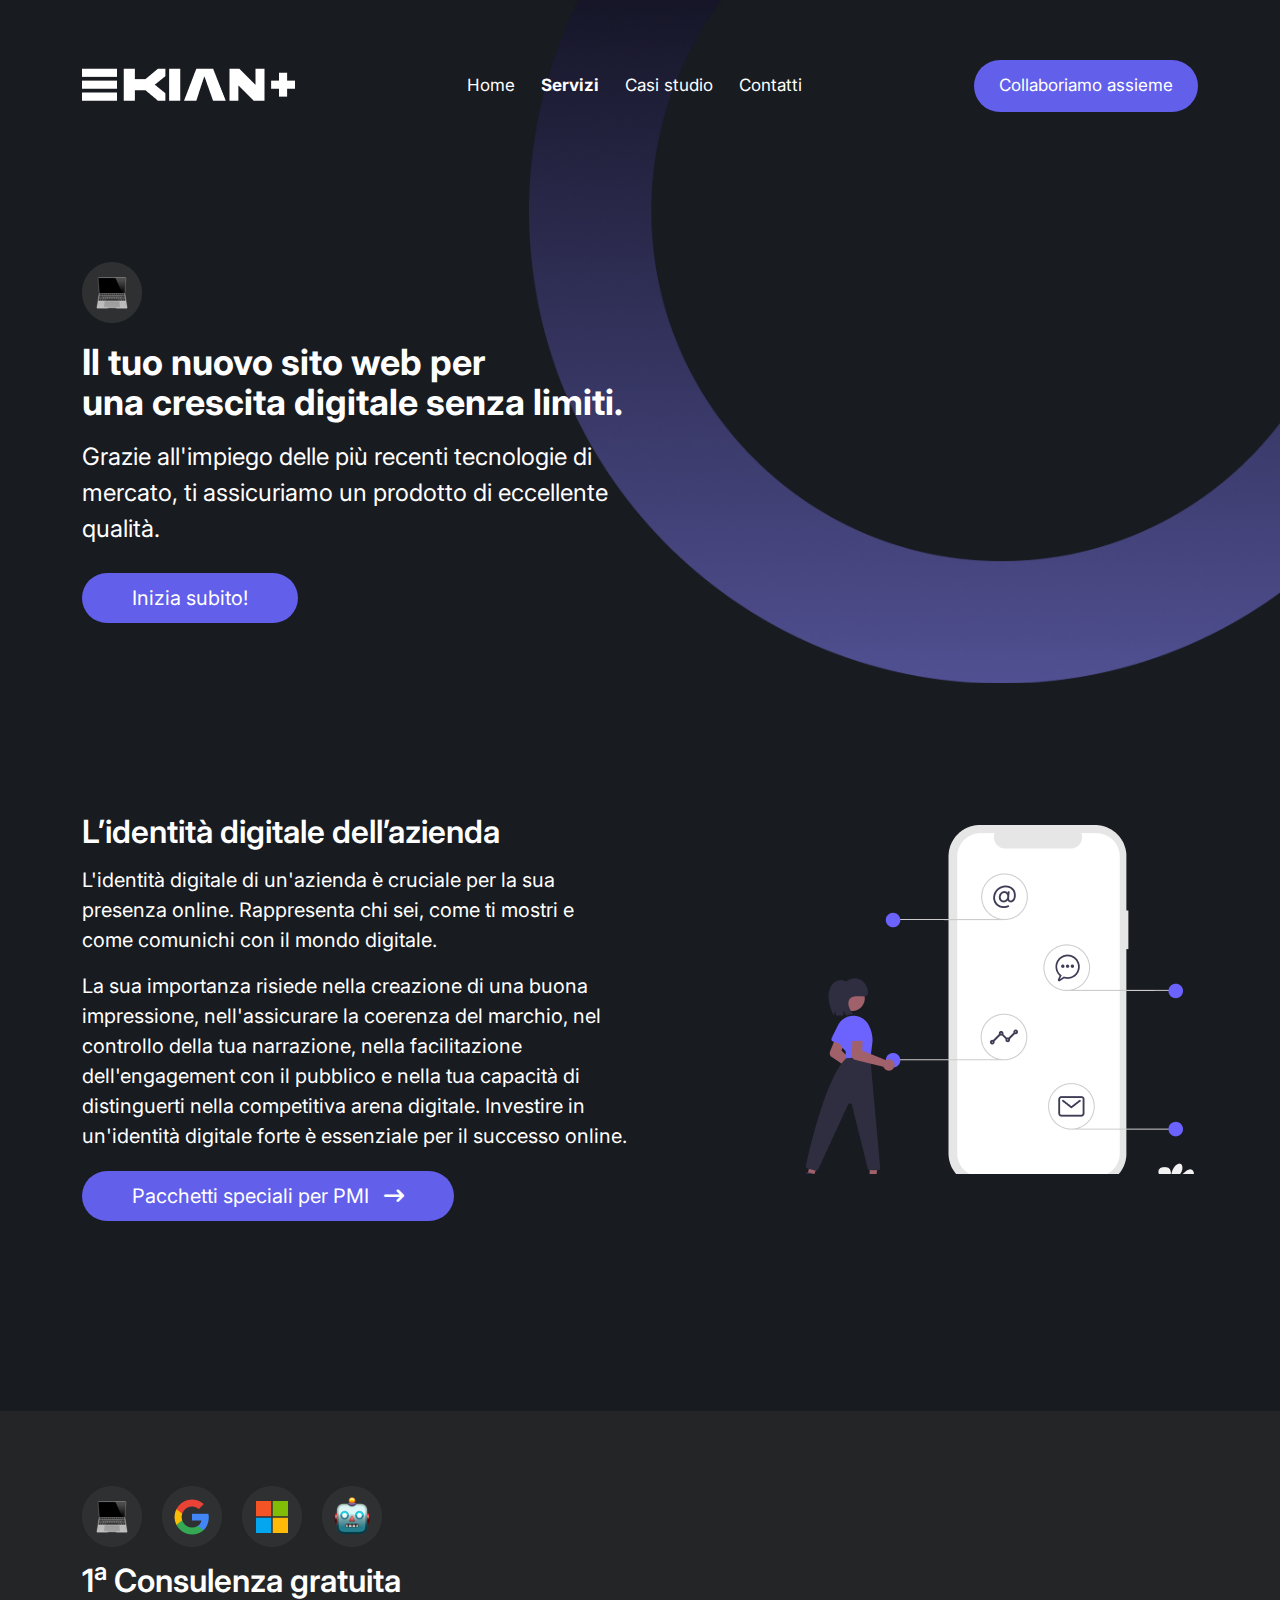
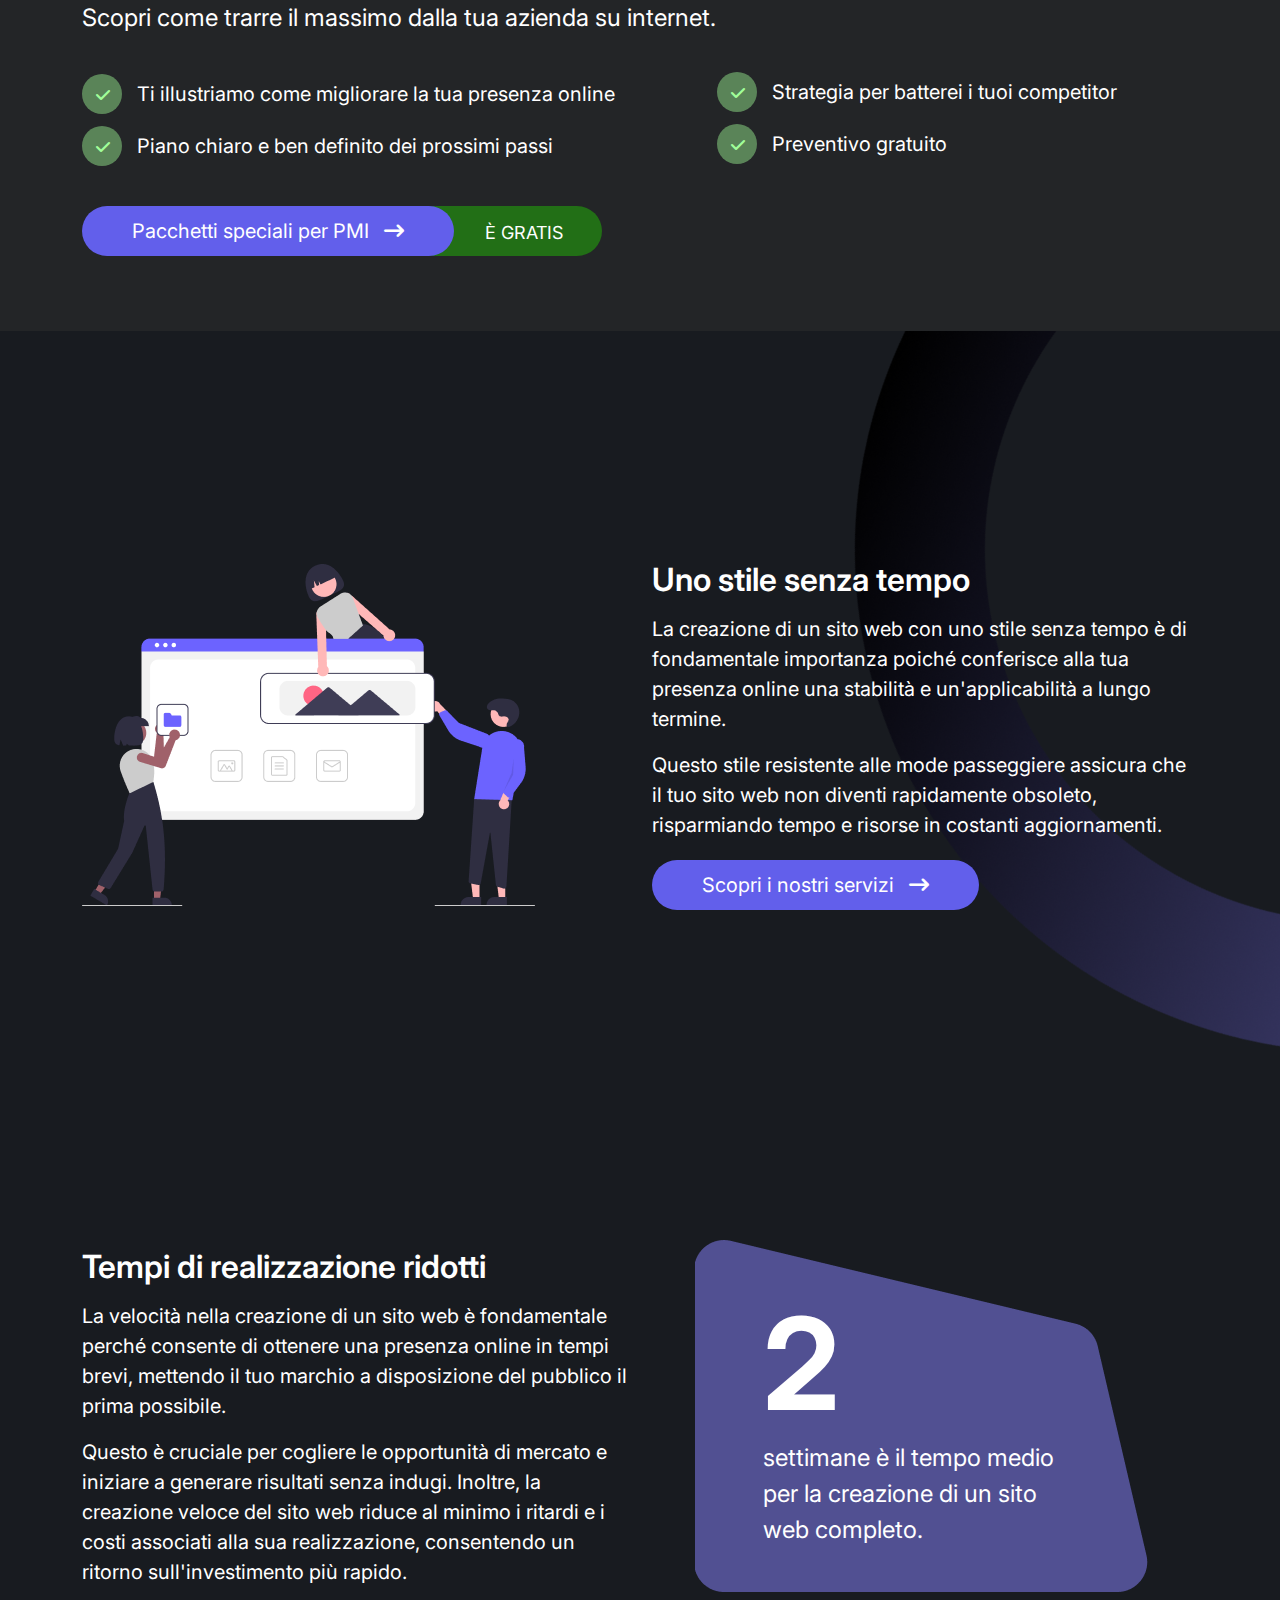
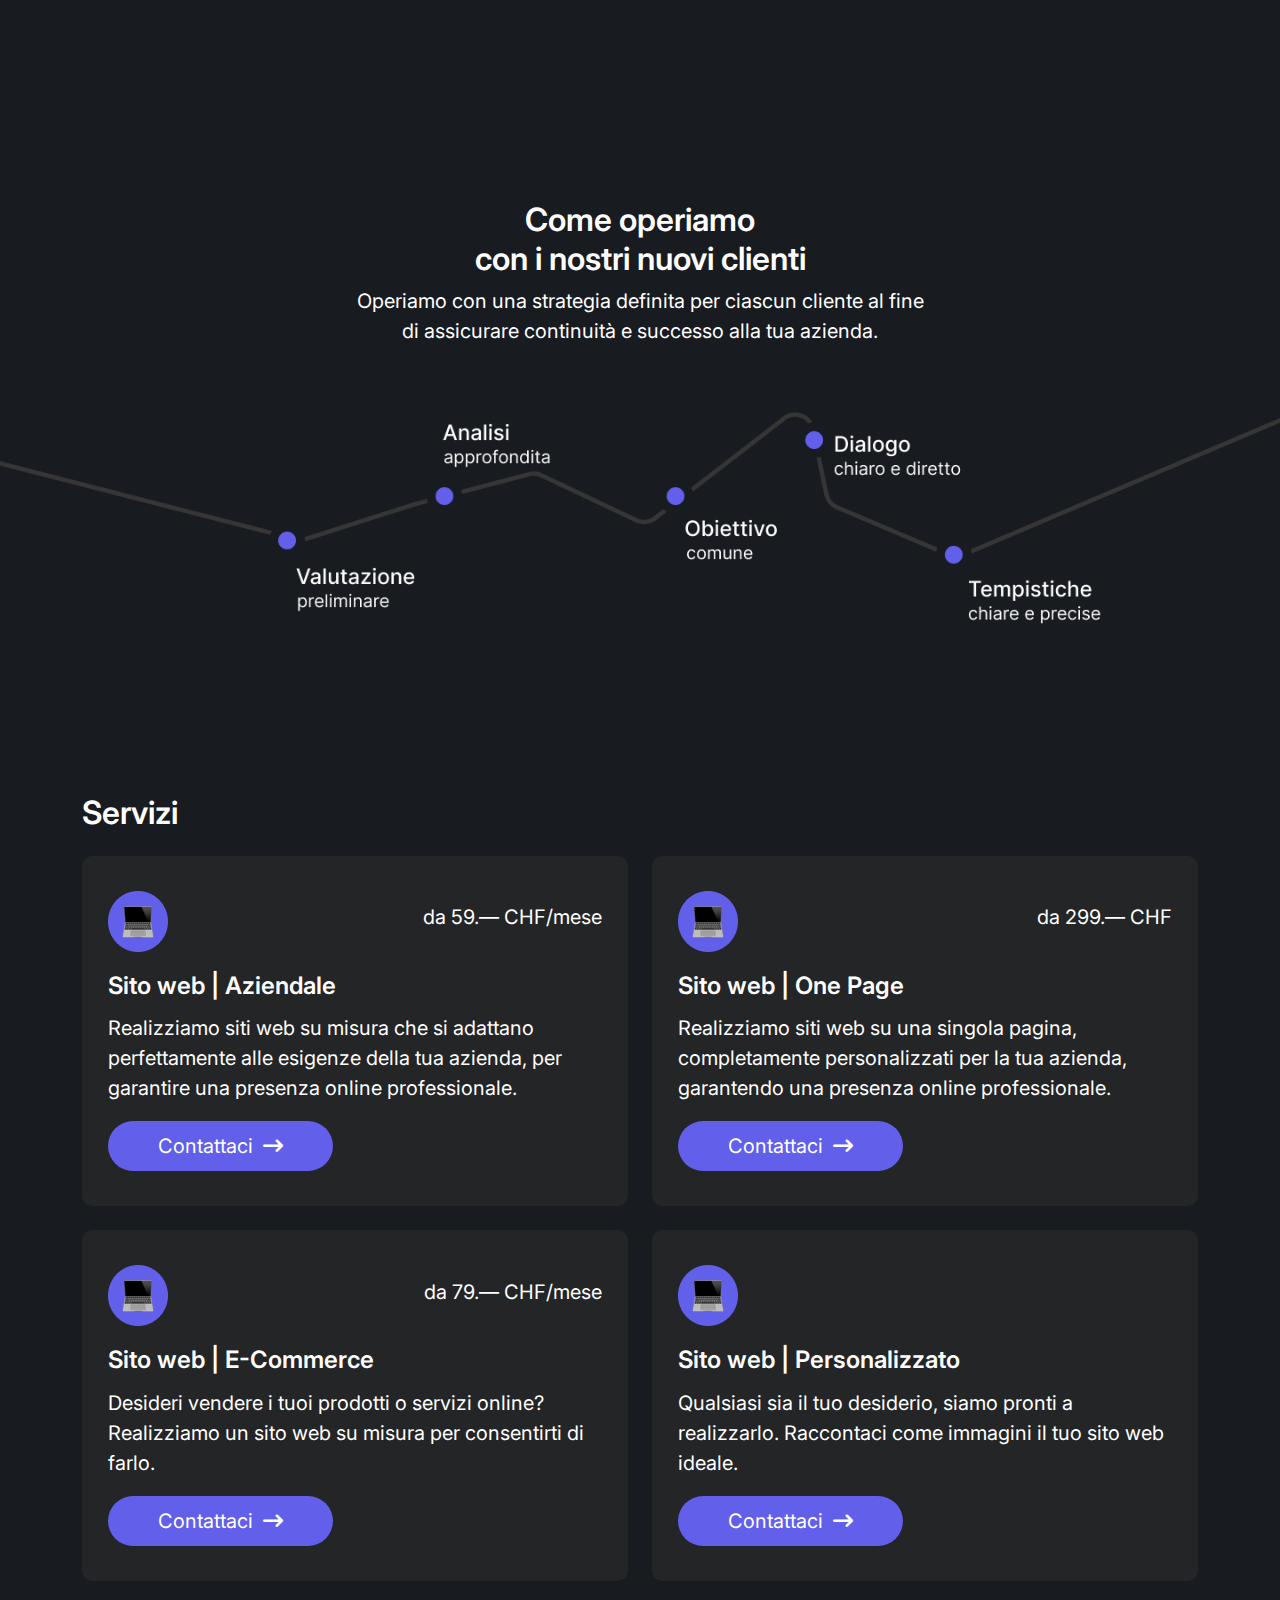
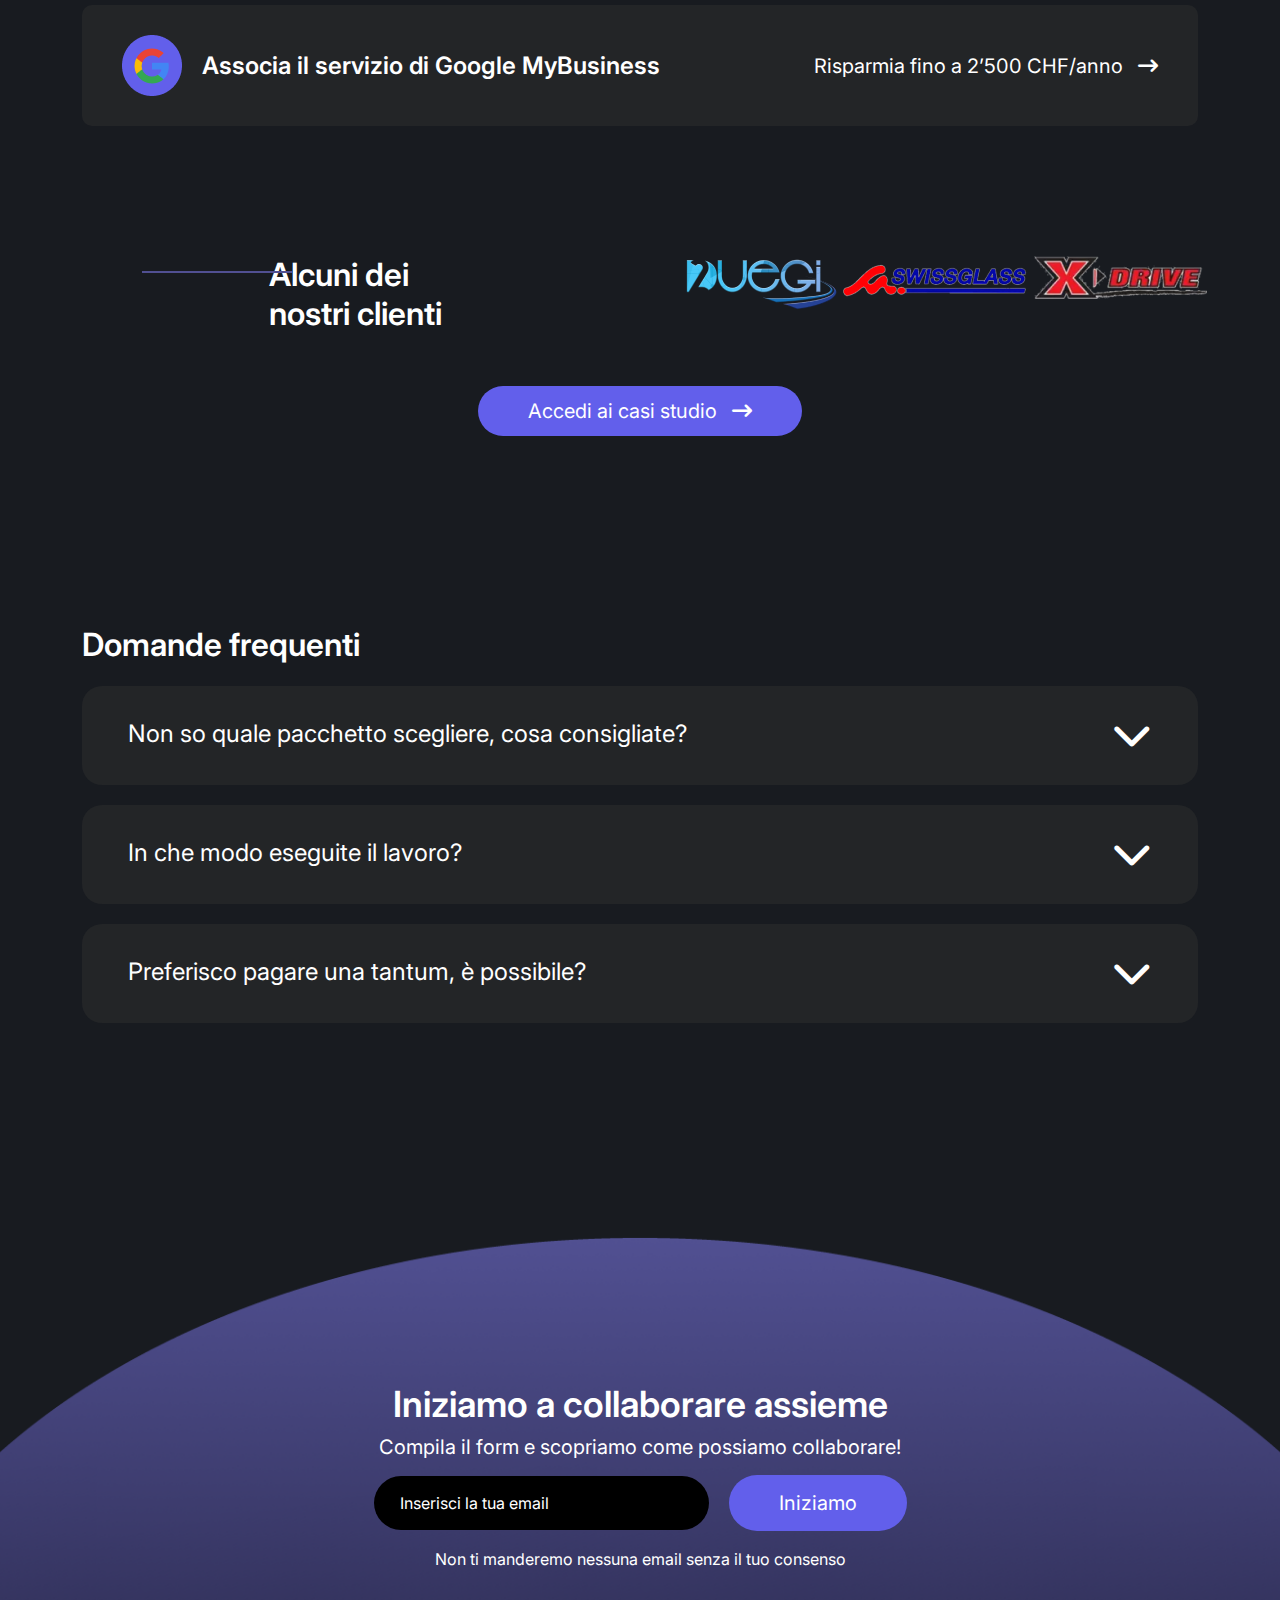
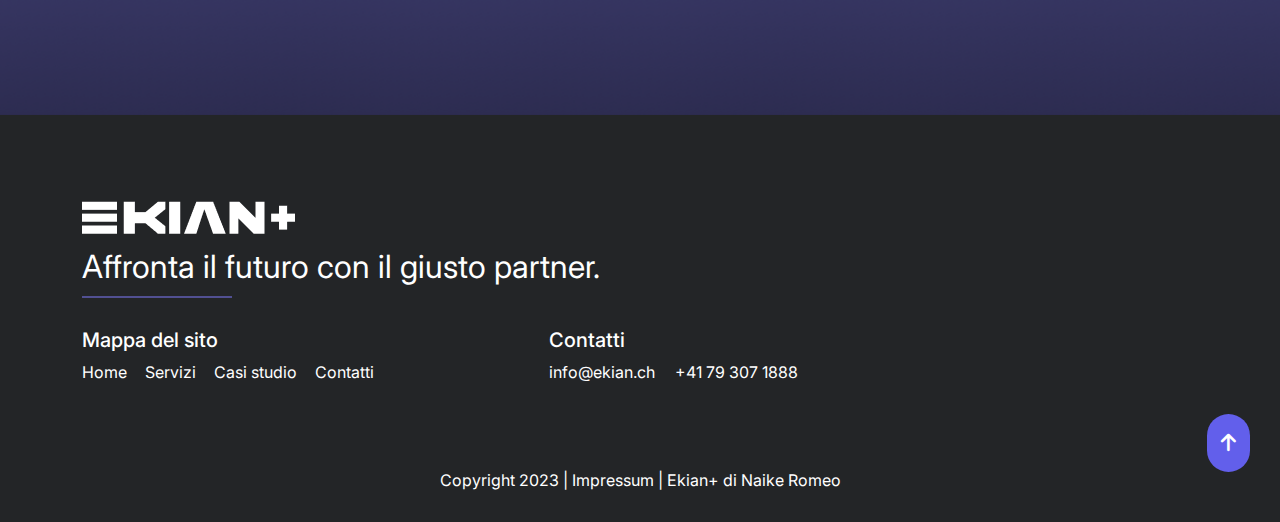
<file: service-website.html>
<!DOCTYPE html>
<html lang="en">
<head>
    <meta charset="UTF-8">
    <meta http-equiv="X-UA-Compatible" content="IE=edge">
    <meta name="viewport" content="width=device-width, initial-scale=1.0">
    <title>Ekian+ | Website Service</title>
    <!-- google fonts -->
    <link rel="preconnect" href="https://fonts.googleapis.com">
    <link rel="preconnect" href="https://fonts.gstatic.com" crossorigin>
    <link href="https://fonts.googleapis.com/css2?family=Inter:wght@100;200;300;400;500;600;700;800;900&display=swap" rel="stylesheet">
    <!-- google fonts -->
    <link rel="stylesheet" href="assets/css/bootstrap.min.css">
    <link rel="stylesheet" href="assets/css/all.min.css">
    <link rel="stylesheet" href="assets/css/fontawesome.min.css">
    <link rel="stylesheet" href="assets/css/style.css">
    <link rel="stylesheet" href="assets/css/responsive.css">

</head>
<body>

    <!-- preloader start here -->
    <div class="preloader">
        <div class="preloader-inner">
             <div class="preloader-icon">
                  <span></span>
                  <span></span>
             </div>
        </div>
   </div>
   <!-- preloader ending here -->

    <!-- hero section start here -->
    <div class="hero_section">
        <div class="hero_inner single_service"> 
            <div class="container">
                <div class="menu_section">
                    <div class="menu_inner">
                        <div class="menu_logo">
                            <a href="index.html">
                                <img src="assets/images/logo.png" alt="logo">
                            </a>
                        </div>
                        <div class="menu_item">
                            <ul>
                                <li>
                                    <a href="index.html">Home</a>
                                </li>
                                <li>
                                    <a class="menu-active" href="service.html">Servizi</a>
                                </li>
                                <li>
                                    <a href="casi-studio.html">Casi studio</a>
                                </li>
                                <li>
                                    <a href="contact.html">Contatti</a>
                                </li> 
                            </ul>
                        </div>
                        <div class="menu_right_btn">
                            <a href="#">Collaboriamo assieme</a>
                        </div>
                    </div>
                    <div class="hero_content">
                        <div class="service_page_img">
                            <img src="assets/images/service_01.png" alt="servce_image">
                        </div>
                        <div class="hero_content_list">
                            <ul>
                                <li class="service_ul" >Il tuo nuovo sito web per <br>
                                    una crescita digitale senza limiti.</li> 
                            </ul>
                        </div>
                        <p class="service_para" >Grazie all'impiego delle più recenti tecnologie di mercato, ti assicuriamo un prodotto di eccellente qualità.</p>
                        <div class="common_btn">
                            <a href="#">Inizia subito!</a>
                        </div>
                    </div>
                </div> 
            </div> 
        </div>
    </div>
    <!-- banner section end here -->

    <!-- mobile menu -->
    <div class="mobile-menu">
            <div class="header-top">
                <div class="header-item">
                    <div class="header-item-left">
                        <div class="header-logo">
                            <a href="index.html"><img src="assets/images/logo.png" alt="logo"></a>
                        </div>
                    </div>
                    <div class="header-item-right">
                    <span>
                        <i class="fa-solid fa-xmark"></i>
                        <i class="fa-solid fa-bars-staggered"></i>
                    </span>
                    </div>
                </div>
            </div>
            <div class="header-bottom">
                <div class="header-menu">
                    <ul>
                        <li>
                            <a  href="index.html">Home</a>
                        </li>
                        <li>
                            <a class="menu-active " href="service.html">Servizi</a>
                        </li>
                        <li>
                            <a href="casi-studio.html">Casi studio</a>
                        </li>
                        <li>
                            <a href="contact.html">Contatti</a>
                        </li> 
                    </ul>
                    <div class="menu_right_btn text-center mt-5">
                        <a href="#">Collaboriamo assieme</a>
                    </div>
                </div>
            </div>
    </div>
    <!-- mobile menu -->

    <!-- service page info section start here -->
    <div class="website_service_info">
        <div class="container">
            <div class="website_service_info_area">
                <div class="row">
                    <div class="col-lg-6 col-12 ">
                        <div class="website_service_info_content">
                            <h2>L’identità digitale dell’azienda</h2>
                            <p>
                                L'identità digitale di un'azienda è cruciale per la sua presenza online. Rappresenta chi sei, come ti mostri e come comunichi con il mondo digitale.
                            </p>
                            <p>
                                La sua importanza risiede nella creazione di una buona impressione, nell'assicurare la coerenza del marchio, nel controllo della tua narrazione, nella facilitazione dell'engagement con il pubblico e nella tua capacità di distinguerti nella competitiva arena digitale. Investire in un'identità digitale forte è essenziale per il successo online.
                            </p>
                            <div class="common_btn ser_btn">
                                <a href="service-website.html">Pacchetti speciali per PMI <span class="right_arrow_icon"><i class="fa-solid fa-arrow-right-long"></i></span></a>
                            </div>
                        </div>
                    </div>
                    <div class="col-lg-6 col-12 ">
                        <div class="website_service_info_image text-end">
                            <img src="assets/images/service/service_info.png" alt="image">
                        </div>
                    </div>
                </div>
            </div>
        </div>
    </div>
    <!-- service page info section start here -->

    <!-- service page consultation section start here -->
    <div class="consultation_section">
        <div class="container">
            <div class="consultation_area">
                <div class="con_icon_list">
                    <ul>
                        <li><img src="assets/images/service_01.png" alt="image"></li>
                        <li><img src="assets/images/service_02.png" alt="image"></li>
                        <li><img src="assets/images/service_03.png" alt="image"></li>
                        <li><img src="assets/images/service_04.png" alt="image"></li>
                    </ul>
                </div>
                <div class="con_title">
                    <h2>1<sup>a</sup> Consulenza gratuita</h2>
                    <p>Scopri come trarre il massimo dalla tua azienda su internet.</p>
                </div>
                <div class="con_item_list">
                    <div class="con_item_left_list">
                        <ul>
                            <li>
                                <div class="check_icon">
                                    <i class="fa-solid fa-check"></i> 
                                </div>
                                <span>Ti illustriamo come migliorare la tua presenza online</span>
                            </li>
                            <li>
                                <div class="check_icon">
                                    <i class="fa-solid fa-check"></i> 
                                </div>
                                <span>Piano chiaro e ben definito dei prossimi passi</span>
                            </li>
                        </ul>
                    </div>
                    <div class="con_item_right_list">
                        <ul>
                            <li>
                                <div class="check_icon">
                                    <i class="fa-solid fa-check"></i> 
                                </div>
                                <span>Strategia per batterei i tuoi competitor</span>
                            </li>
                            <li>
                                <div class="check_icon">
                                    <i class="fa-solid fa-check"></i> 
                                </div>
                                <span>Preventivo gratuito</span>
                            </li>
                        </ul>
                    </div>
                </div>
                <div class="con_btn">
                    <a href="service-website.html">Pacchetti speciali per PMI <span class="right_arrow_icon"><i class="fa-solid fa-arrow-right-long"></i></span> <span class="s_btn" >È GRATIS</span> </a>
                </div>
            </div>
        </div>
    </div>
    <!-- service page consultation section start here -->

    <!-- service page timeless section start here -->
    <div class="timeless_section">
        <div class="bg-circle-img">
            <img src="assets/images/right-circle.png" alt="image">
        </div>
        <div class="container">
            <div class="timeless_section_area">
                <div class="row align-items-center ">
                    <div class="col-lg-6 col-12 ">
                        <div class="website_service_info_image timeless_content">
                            <img src="assets/images/service/timeless.png" alt="image">
                        </div>
                    </div>
                    <div class="col-lg-6 col-12 "> 
                        <div class="website_service_info_content timeless_content">
                            <h2>Uno stile senza tempo</h2>
                            <p>
                                La creazione di un sito web con uno stile senza tempo è di fondamentale importanza poiché conferisce alla tua presenza online una stabilità e un'applicabilità a lungo termine. 
                            </p>
                            <p>
                                Questo stile resistente alle mode passeggiere assicura che il tuo sito web non diventi rapidamente obsoleto, risparmiando tempo e risorse in costanti aggiornamenti. 
                            </p> 
                            <div class="common_btn ser_btn">
                                <a href="service-website.html">Scopri i nostri servizi <span class="right_arrow_icon"><i class="fa-solid fa-arrow-right-long"></i></span></a>
                            </div>
                        </div>
                    </div>
                </div>
            </div>
        </div>
    </div>
    <!-- service page timeless section start here -->


    <!-- service page reduce production section start here -->
    <div class="reduce_production">
        <div class="container">
            <div class="reduce_production_area">
                <div class="row align-items-center ">
                    <div class="col-lg-6 col-12 ">
                        <div class="website_service_info_content">
                            <h2>Tempi di realizzazione ridotti</h2>
                            <p>
                                La velocità nella creazione di un sito web è fondamentale perché consente di ottenere una presenza online in tempi brevi, mettendo il tuo marchio a disposizione del pubblico il prima possibile.
                            </p>
                            <p>
                                Questo è cruciale per cogliere le opportunità di mercato e iniziare a generare risultati senza indugi. Inoltre, la creazione veloce del sito web riduce al minimo i ritardi e i costi associati alla sua realizzazione, consentendo un ritorno sull'investimento più rapido.
                            </p>  
                        </div>
                    </div>
                    <div class="col-lg-6 col-12">
                        <div class="website_service_info_image reduce_image">
                            <div class="reduce_image_content">
                                <h2>2</h2>
                                <p>settimane è il tempo medio per la creazione di un sito web completo.</p>
                            </div>
                        </div>
                    </div>
                </div>
            </div>
        </div>
    </div>
    <!-- service page reduce production section start here -->


    <!-- service page new customers section start here -->
    <div class="new_customer_section">
        <div class="new_custom_title">
            <div class="container">
                <div class="customer_title_content">
                    <h2>Come operiamo <br>
                        con i nostri nuovi clienti</h2>
                    <p>Operiamo con una strategia definita per ciascun cliente al fine <br> di assicurare continuità e successo alla tua azienda.</p>
                </div>
            </div>
        </div>
        <div class="new_customer_image">
            <img src="assets/images/service/new_customer.png" alt="image">
        </div>
    </div>
    <!-- service page new customers section start here -->

    <!-- service section start here -->
    <div class="service_page_service_section">
        <div class="service_wrapper">
            <div class="container">
                <div class="service_inner service_page_inner">
                    <div class="service_title">
                        <h2>Servizi</h2>
                    </div>
                    <div class="service_body">
                        <div class="row">
                            <div class="col-md-6 col-12">
                                <div class="service_item">
                                    <div class="service_item_header">
                                        <div class="ser_img">
                                            <img src="assets/images/service/ser_web.png" alt="image">
                                        </div>
                                        <div class="ser_header_txt">
                                            <h4>da 59.— CHF/mese</h4>
                                        </div>
                                    </div>
                                    <div class="servcice_item_body">
                                        <h2>Sito web | Aziendale</h2>
                                        <p>Realizziamo siti web su misura che si adattano perfettamente alle esigenze della tua azienda, per garantire una presenza online professionale.</p>
                                        <div class="common_btn">
                                            <a href="contact.html">Contattaci<span class="right_arrow_icon"><i class="fa-solid fa-arrow-right-long"></i></span></a>
                                        </div>
                                    </div>
                                </div>
                            </div> 
                            <div class="col-md-6 col-12">
                                <div class="service_item">
                                    <div class="service_item_header">
                                        <div class="ser_img">
                                            <img src="assets/images/service/ser_web.png" alt="image">
                                        </div>
                                        <div class="ser_header_txt">
                                            <h4>da 299.— CHF</h4>
                                        </div>
                                    </div>
                                    <div class="servcice_item_body">
                                        <h2>Sito web | One Page</h2>
                                        <p>Realizziamo siti web su una singola pagina, completamente personalizzati per la tua azienda, garantendo una presenza online professionale.</p>
                                        <div class="common_btn">
                                            <a href="contact.html">Contattaci<span class="right_arrow_icon"><i class="fa-solid fa-arrow-right-long"></i></span></a>
                                        </div>
                                    </div>
                                </div>
                            </div>
                            <div class="col-md-6 col-12">
                                <div class="service_item">
                                    <div class="service_item_header">
                                        <div class="ser_img">
                                            <img src="assets/images/service/ser_web.png" alt="image">
                                        </div>
                                        <div class="ser_header_txt">
                                            <h4>da 79.— CHF/mese</h4>
                                        </div>
                                    </div>
                                    <div class="servcice_item_body">
                                        <h2>Sito web | E-Commerce</h2>
                                        <p>Desideri vendere i tuoi prodotti o servizi online? Realizziamo un sito web su misura per consentirti di farlo.</p>
                                        <div class="common_btn">
                                            <a href="contact.html">Contattaci<span class="right_arrow_icon"><i class="fa-solid fa-arrow-right-long"></i></span></a>
                                        </div>
                                    </div>
                                </div>
                            </div> 
                            <div class="col-md-6 col-12">
                                <div class="service_item">
                                    <div class="service_item_header">
                                        <div class="ser_img">
                                            <img src="assets/images/service/ser_web.png" alt="image">
                                        </div>
                                        <!-- <div class="ser_header_txt">
                                            <h4>da soli <br>39.— CHF/mese</h4>
                                        </div> -->
                                    </div>
                                    <div class="servcice_item_body">
                                        <h2>Sito web | Personalizzato</h2>
                                        <p>Qualsiasi sia il tuo desiderio, siamo pronti a realizzarlo. Raccontaci come immagini il tuo sito web ideale.</p>
                                        <div class="common_btn">
                                            <a href="contact.html">Contattaci<span class="right_arrow_icon"><i class="fa-solid fa-arrow-right-long"></i></span></a>
                                        </div>
                                    </div>
                                </div>
                            </div>  
                        </div>
                        <div class="service_footer">
                            <div class="service_footer_inner">
                                <div class="service_footer_left">
                                    <img src="assets/images/service/ser_google.png" alt="image">
                                    <span>Associa il servizio di Google MyBusiness</span>
                                </div>
                                <div class="service_footer_right">
                                    <a href="#" >Risparmia fino a 2’500 CHF/anno <i class="fa-solid fa-arrow-right-long"></i></a>
                                </div>
                            </div> 
                        </div>
                    </div>
                </div>
            </div>
        </div>
    </div>
    <!-- service section end here -->

    <!-- client logo section start here -->
    <div class="client_logo_section">
        <div class="container">
            <div class="client_logo_wrapper">
                <div class="row">
                    <div class="col-lg-6 col-12">
                        <div class="customer_title d-flex justify-content-center">
                            <h2>Alcuni dei <br> nostri clienti</h2>
                        </div>
                    </div>
                    <div class="col-lg-6 col-12">
                        <div class="client_logo_list">
                            <ul>
                                <li>
                                    <img src="assets/images/client_logo_01.png" alt="client logo">
                                </li>
                                <li>
                                    <img src="assets/images/client_logo_02.png" alt="client logo">
                                </li>
                                <li>
                                    <img src="assets/images/client_logo_03.png" alt="client logo">
                                </li>
                            </ul>
                        </div>
                    </div>
                </div>
                <div class="common_btn client_logo_btn ser_client_btn">
                    <a href="#">Accedi ai casi studio <span class="right_arrow_icon"><i class="fa-solid fa-arrow-right-long"></i></span></a>
                </div>
            </div>
        </div>
    </div>
    <!-- client logo section end here -->



    <!-- faq section start here -->
    <div class="faq_section">
        <div class="container">
            <div class="faq_area">
                <div class="row">
                    <div class="col-12">
                       <div class="accordion_inner">
                            <div class="accordion_title">
                                <h2>Domande frequenti</h2>
                            </div>
                            <div class="accordion_item">
                                <button class="accordion">Non so quale pacchetto scegliere, cosa consigliate?</button>
                               <div class="accordion_item_para">
                                    <div class="panel">
                                        <p>Affidati a noi per eseguire il lavoro applicando i più elevati standard ingenieristici. Il nostro impegno è fornirti un sito web di qualità che rispecchi le tue aspettative e soddisfi le esigenze del tuo business. Utilizziamo le migliori pratiche e tecnologie per garantire un risultato finale all'altezza delle tue aspettative, dal design all'ottimizzazione delle prestazioni.</p>
                                    </div>
                               </div>
                            </div>
                            <div class="accordion_item">
                                <button class="accordion">In che modo eseguite il lavoro?</button>
                                <div class="accordion_item_para"> 
                                    <div class="panel">
                                        <p>Affidati a noi per eseguire il lavoro applicando i più elevati standard ingenieristici. Il nostro impegno è fornirti un sito web di qualità che rispecchi le tue aspettative e soddisfi le esigenze del tuo business. Utilizziamo le migliori pratiche e tecnologie per garantire un risultato finale all'altezza delle tue aspettative, dal design all'ottimizzazione delle prestazioni.</p>
                                    </div>
                                </div>
                            </div>
                            <div class="accordion_item">
                                <button class="accordion">Preferisco pagare una tantum, è possibile?</button>
                                <div class="accordion_item_para">
                                    <div class="panel">
                                        <p>Affidati a noi per eseguire il lavoro applicando i più elevati standard ingenieristici. Il nostro impegno è fornirti un sito web di qualità che rispecchi le tue aspettative e soddisfi le esigenze del tuo business. Utilizziamo le migliori pratiche e tecnologie per garantire un risultato finale all'altezza delle tue aspettative, dal design all'ottimizzazione delle prestazioni.</p>
                                    </div>
                                </div> 
                            </div>
                       </div> 
                    </div>
                </div>
            </div>
        </div>
    </div>
    <!-- faq section end here -->


    <!-- footer section start here -->
    <div class="footer_section">
        <div class="footer_section_top">
            <div class="container">
                <div class="footer_inner">
                    <div class="footer_top">
                        <div class="footer_top_content text-center">
                            <h2>Iniziamo a collaborare assieme</h2>
                            <h6>Compila il form e scopriamo come possiamo collaborare!</h6>
                            <div class="footer_fm align-items-center d-flex justify-content-center">
                                <div class="input">
                                    <input type="text" placeholder="Inserisci la tua email">
                                </div>
                                <div class="input_btn">
                                    <button>Iniziamo</button>
                                </div>
                            </div>
                            <p>Non ti manderemo nessuna email senza il tuo consenso</p>
                        </div>
                    </div>
                </div>
            </div>
        </div> 
        <div class="footer_section_bottom">
           <div class="container">
                <div class="footer_bottom">
                    <div class="footer_bottom_content">
                        <div class="row">
                            <div class="col-lg-8 col-12">
                                <img src="assets/images/footer_logo.png" alt="">
                                <h3>Affronta il futuro con il giusto partner.</h3> 
                                <div class="footer_menu">
                                    <div class="menu_list">
                                        <div class="footer_menu_title">
                                            <h4>Mappa del sito</h4>
                                        </div>
                                        <ul>
                                            <li><a href="#">Home</a></li>
                                            <li><a href="#">Servizi</a></li>
                                            <li><a href="#">Casi studio</a></li>
                                            <li><a href="#">Contatti</a></li>
                                        </ul>
                                    </div>
                                    <div class="footer_contact">
                                        <div class="footer_contact_title">
                                            <h4>Contatti</h4>
                                            <div class="footer_contact_list">
                                                <ul>
                                                    <li>info@ekian.ch</li>
                                                    <li>+41 79 307 1888</li>
                                                </ul>
                                            </div>
                                        </div>
                                    </div>
                                </div>
                            </div>
                        </div>
                    </div>
                </div>
                <div class="footer_copy_txt">
                    <p>Copyright 2023 | Impressum | Ekian+ di Naike Romeo</p>
                </div>
           </div>
        </div>
        <div class="scroll_top">
            <button id="scrollBtn" class="scroll_btn"><i class="fa-solid fa-arrow-up"></i></button>
        </div>
    </div>
    <!-- footer section end here -->


    <script src="assets/js/jquery-3.6.4.min.js"></script>
    <script src="assets/js/fontawesome.min.js"></script>
    <script src="assets/js/bootstrap.min.js"></script>
    <script src="assets/js/scripts.js"></script>

    <script>
        var acc = document.getElementsByClassName("accordion"); 
        var i;
        
        for (i = 0; i < acc.length; i++) {
          acc[i].addEventListener("click", function() {
            this.classList.toggle("active"); 
            var accordion_item_para = this.nextElementSibling;
            if (accordion_item_para.style.maxHeight) {
              accordion_item_para.style.maxHeight = null;
            } else {
              accordion_item_para.style.maxHeight = accordion_item_para.scrollHeight + "px";
            } 
          });
        }
        </script>
        
    <script>
        document.getElementById("scrollBtn").addEventListener("click", function() { 
            window.scrollTo(0, 0); 
        }); 
    </script>
 
</body>
</html>
</file>
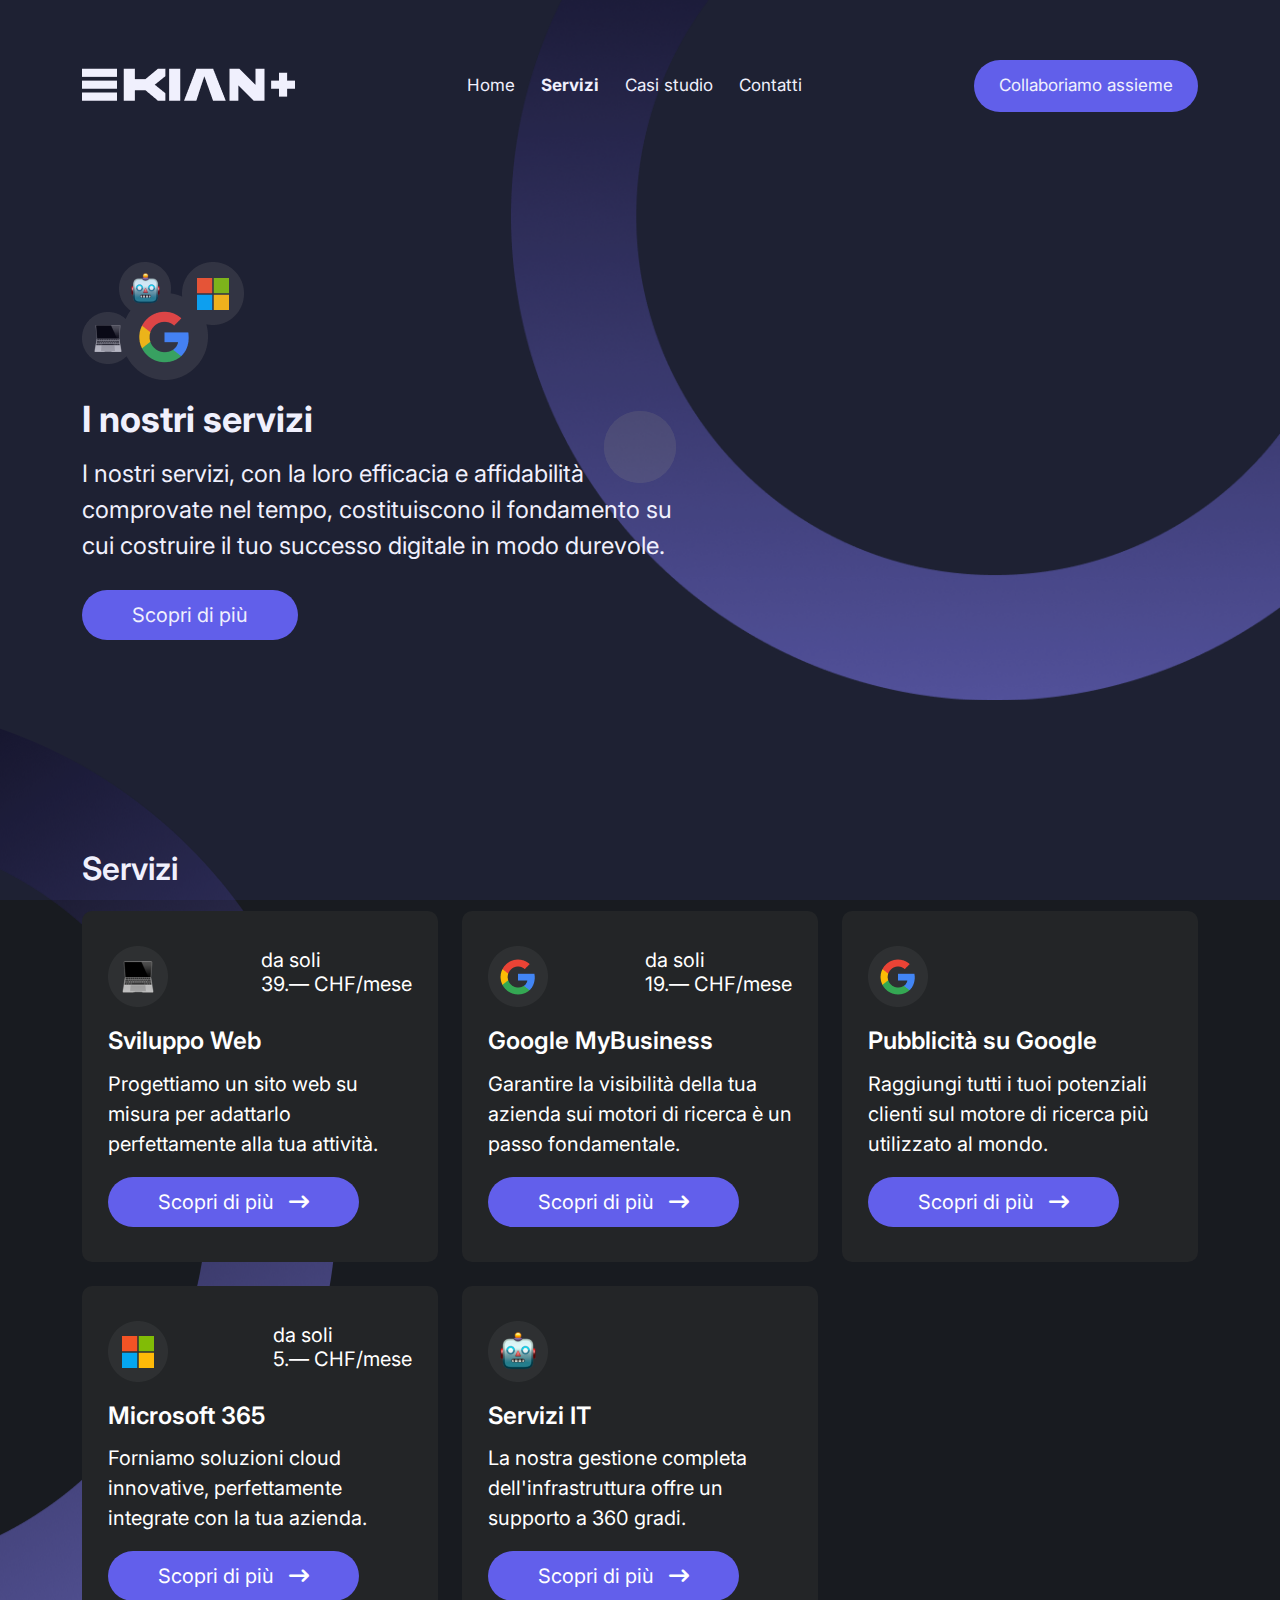
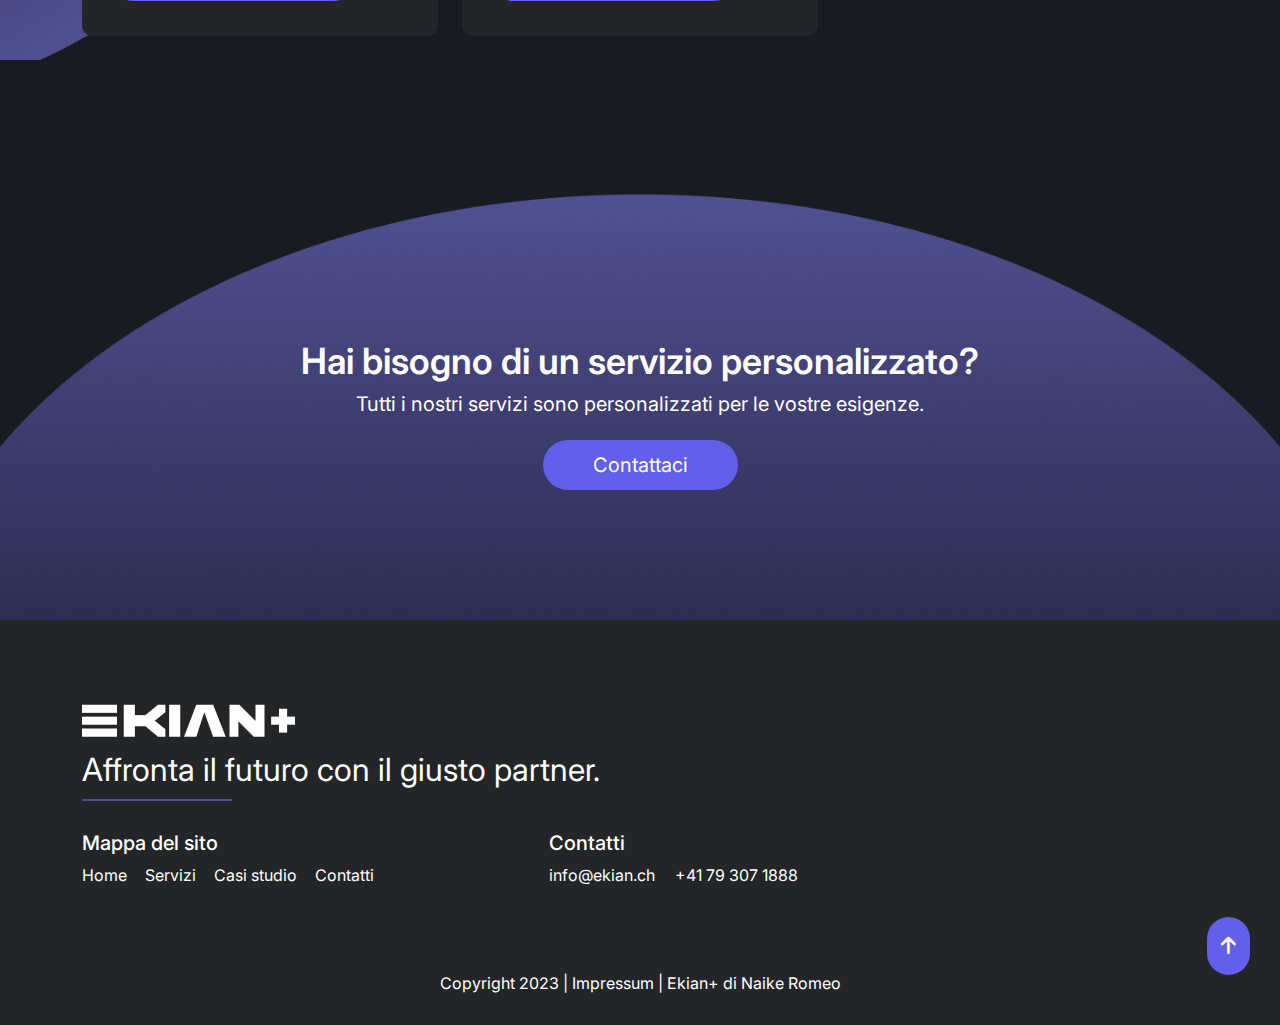
<file: service.html>
<!DOCTYPE html>
<html lang="en">
<head>
    <meta charset="UTF-8">
    <meta http-equiv="X-UA-Compatible" content="IE=edge">
    <meta name="viewport" content="width=device-width, initial-scale=1.0">
    <title>Ekian+ | Services</title>
    <!-- google fonts -->
    <link rel="preconnect" href="https://fonts.googleapis.com">
    <link rel="preconnect" href="https://fonts.gstatic.com" crossorigin>
    <link href="https://fonts.googleapis.com/css2?family=Inter:wght@100;200;300;400;500;600;700;800;900&display=swap" rel="stylesheet">
    <!-- google fonts -->
    <link rel="stylesheet" href="assets/css/bootstrap.min.css">
    <link rel="stylesheet" href="assets/css/all.min.css">
    <link rel="stylesheet" href="assets/css/fontawesome.min.css">
    <link rel="stylesheet" href="assets/css/style.css">
    <link rel="stylesheet" href="assets/css/responsive.css">

</head>
<body>

    <!-- preloader start here -->
    <div class="preloader">
        <div class="preloader-inner">
             <div class="preloader-icon">
                  <span></span>
                  <span></span>
             </div>
        </div>
   </div>
   <!-- preloader ending here -->

    <!-- hero section start here -->
    <div class="hero_section">
        <div class="hero_inner"> 
            <div class="container">
                <div class="menu_section">
                    <div class="menu_inner">
                        <div class="menu_logo">
                            <a href="index.html">
                                <img src="assets/images/logo.png" alt="logo">
                            </a>
                        </div>
                        <div class="menu_item">
                            <ul>
                                <li>
                                    <a href="index.html">Home</a>
                                </li>
                                <li>
                                    <a class="menu-active " href="service.html">Servizi</a>
                                </li>
                                <li>
                                    <a href="casi-studio.html">Casi studio</a>
                                </li>
                                <li>
                                    <a href="contact.html">Contatti</a>
                                </li> 
                            </ul>
                        </div>
                        <div class="menu_right_btn">
                            <a href="#">Collaboriamo assieme</a>
                        </div>
                    </div>
                    <div class="hero_content">
                        <div class="service_page_img">
                            <img src="assets/images/service/service.png" alt="servce_image">
                        </div>
                        <div class="hero_content_list">
                            <ul>
                                <li class="service_ul" >I nostri servizi</li> 
                            </ul>
                        </div>
                        <p class="service_para" >I nostri servizi, con la loro efficacia e affidabilità comprovate nel tempo, costituiscono il fondamento su cui costruire il tuo successo digitale in modo durevole.</p>
                        <div class="common_btn">
                            <a href="#">Scopri di più</a>
                        </div>
                    </div>
                </div> 
            </div> 
        </div>
    </div>
    <!-- banner section end here -->

    <!-- mobile menu -->
    <div class="mobile-menu">
            <div class="header-top">
                <div class="header-item">
                    <div class="header-item-left">
                        <div class="header-logo">
                            <a href="index.html"><img src="assets/images/logo.png" alt="logo"></a>
                        </div>
                    </div>
                    <div class="header-item-right">
                    <span>
                        <i class="fa-solid fa-xmark"></i>
                        <i class="fa-solid fa-bars-staggered"></i>
                    </span>
                    </div>
                </div>
            </div>
            <div class="header-bottom">
                <div class="header-menu">
                    <ul>
                        <li>
                            <a  href="index.html">Home</a>
                        </li>
                        <li>
                            <a class="menu-active" href="service.html">Servizi</a>
                        </li>
                        <li>
                            <a href="casi-studio.html">Casi studio</a>
                        </li>
                        <li>
                            <a href="contact.html">Contatti</a>
                        </li> 
                    </ul>
                    <div class="menu_right_btn text-center mt-5">
                        <a href="#">Collaboriamo assieme</a>
                    </div>
                </div>
            </div>
    </div>
    <!-- mobile menu -->


    <!-- service section start here -->
    <div class="service_section service_page">
        <div class="service_wrapper">
            <div class="container">
                <div class="service_inner">
                    <div class="service_title">
                        <h2>Servizi</h2>
                    </div>
                    <div class="service_body">
                        <div class="row">
                            <div class="col-lg-4 col-md-6 col-12">
                                <div class="service_item">
                                    <div class="service_item_header">
                                        <div class="ser_img">
                                            <img src="assets/images/service_01.png" alt="image">
                                        </div>
                                        <div class="ser_header_txt">
                                            <h4>da soli <br>39.— CHF/mese</h4>
                                        </div>
                                    </div>
                                    <div class="servcice_item_body">
                                        <h2>Sviluppo Web</h2>
                                        <p>Progettiamo un sito web su misura per adattarlo perfettamente alla tua attività.</p>
                                        <div class="common_btn">
                                            <a target="_blank" href="service-website.html">Scopri di più  <span class="right_arrow_icon"><i class="fa-solid fa-arrow-right-long"></i></span></a>
                                        </div>
                                    </div>
                                </div>
                            </div> 
                            <div class="col-lg-4 col-md-6 col-12">
                                <div class="service_item">
                                    <div class="service_item_header">
                                        <div class="ser_img">
                                            <img src="assets/images/service_02.png" alt="image">
                                        </div>
                                        <div class="ser_header_txt">
                                            <h4>da soli <br> 19.— CHF/mese</h4>
                                        </div>
                                    </div>
                                    <div class="servcice_item_body">
                                        <h2>Google MyBusiness</h2>
                                        <p>Garantire la visibilità della tua azienda sui motori di ricerca è un passo fondamentale.</p>
                                        <div class="common_btn">
                                            <a target="_blank" href="google-business.html">Scopri di più  <span class="right_arrow_icon"><i class="fa-solid fa-arrow-right-long"></i></span></a>
                                        </div>
                                    </div>
                                </div>
                            </div> 
                            <div class="col-lg-4 col-md-6 col-12">
                                <div class="service_item">
                                    <div class="service_item_header">
                                        <div class="ser_img">
                                            <img src="assets/images/service_02.png" alt="image">
                                        </div> 
                                    </div>
                                    <div class="servcice_item_body">
                                        <h2>Pubblicità su Google</h2>
                                        <p>Raggiungi tutti i tuoi potenziali clienti sul motore di ricerca più utilizzato al mondo.</p>
                                        <div class="common_btn">
                                            <a target="_blank" href="google-ads.html">Scopri di più  <span class="right_arrow_icon"><i class="fa-solid fa-arrow-right-long"></i></span></a>
                                        </div>
                                    </div>
                                </div>
                            </div> 
                            <div class="col-lg-4 col-md-6 col-12">
                                <div class="service_item">
                                    <div class="service_item_header">
                                        <div class="ser_img">
                                            <img src="assets/images/service_03.png" alt="image">
                                        </div>
                                        <div class="ser_header_txt">
                                            <h4>da soli <br> 5.— CHF/mese</h4>
                                        </div>
                                    </div>
                                    <div class="servcice_item_body">
                                        <h2>Microsoft 365</h2>
                                        <p>Forniamo soluzioni cloud innovative, perfettamente integrate con la tua azienda.</p>
                                        <div class="common_btn">
                                            <a target="_blank" href="microsoft.html">Scopri di più  <span class="right_arrow_icon"><i class="fa-solid fa-arrow-right-long"></i></span></a>
                                        </div>
                                    </div>
                                </div>
                            </div> 
                            <div class="col-lg-4 col-md-6 col-12">
                                <div class="service_item">
                                    <div class="service_item_header">
                                        <div class="ser_img">
                                            <img src="assets/images/service_04.png" alt="image">
                                        </div>
                                        <div class="ser_header_txt">
                                            <!-- <h4>da soli <br>39.— CHF/mese</h4> -->
                                        </div>
                                    </div>
                                    <div class="servcice_item_body">
                                        <h2>Servizi IT</h2>
                                        <p>La nostra gestione completa dell'infrastruttura offre un supporto a 360 gradi.</p>
                                        <div class="common_btn">
                                            <a target="_blank" href="serviceIt.html">Scopri di più  <span class="right_arrow_icon"><i class="fa-solid fa-arrow-right-long"></i></span></a>
                                        </div>
                                    </div>
                                </div>
                            </div> 
                        </div>
                    </div>
                </div>
            </div>
        </div>
    </div>
    <!-- service section end here -->


    <!-- footer section start here -->
    <div class="footer_section">
        <div class="footer_section_top">
            <div class="container">
                <div class="footer_inner">
                    <div class="footer_top">
                        <div class="footer_top_content text-center">
                            <h2>Hai bisogno di un servizio personalizzato?</h2>
                            <h6>Tutti i nostri servizi sono personalizzati per le vostre esigenze.</h6>
                            <div class="common_btn mt-4">
                                <a href="contact.html">Contattaci</a>
                            </div>
                        </div>
                    </div>
                    
                </div>
            </div>
        </div> 
        <div class="footer_section_bottom">
           <div class="container">
                <div class="footer_bottom">
                    <div class="footer_bottom_content">
                        <div class="row">
                            <div class="col-lg-8 col-12">
                                <img src="assets/images/footer_logo.png" alt="">
                                <h3>Affronta il futuro con il giusto partner.</h3> 
                                <div class="footer_menu">
                                    <div class="menu_list">
                                        <div class="footer_menu_title">
                                            <h4>Mappa del sito</h4>
                                        </div>
                                        <ul>
                                            <li><a href="#">Home</a></li>
                                            <li><a href="#">Servizi</a></li>
                                            <li><a href="#">Casi studio</a></li>
                                            <li><a href="#">Contatti</a></li>
                                        </ul>
                                    </div>
                                    <div class="footer_contact">
                                        <div class="footer_contact_title">
                                            <h4>Contatti</h4>
                                            <div class="footer_contact_list">
                                                <ul>
                                                    <li>info@ekian.ch</li>
                                                    <li>+41 79 307 1888</li>
                                                </ul>
                                            </div>
                                        </div>
                                    </div>
                                </div>
                            </div>
                        </div>
                    </div>
                </div>
                <div class="footer_copy_txt">
                    <p>Copyright 2023 | Impressum | Ekian+ di Naike Romeo</p>
                </div>
           </div>
        </div>
        <div class="scroll_top">
            <button id="scrollBtn" class="scroll_btn"><i class="fa-solid fa-arrow-up"></i></button>
        </div>
    </div>
    <!-- footer section end here -->


    <script src="assets/js/jquery-3.6.4.min.js"></script>
    <script src="assets/js/fontawesome.min.js"></script>
    <script src="assets/js/bootstrap.min.js"></script>
    <script src="assets/js/scripts.js"></script>
    <script>
        document.getElementById("scrollBtn").addEventListener("click", function() { 
            window.scrollTo(0, 0); 
        }); 
    </script>
 
</body>
</html>
</file>
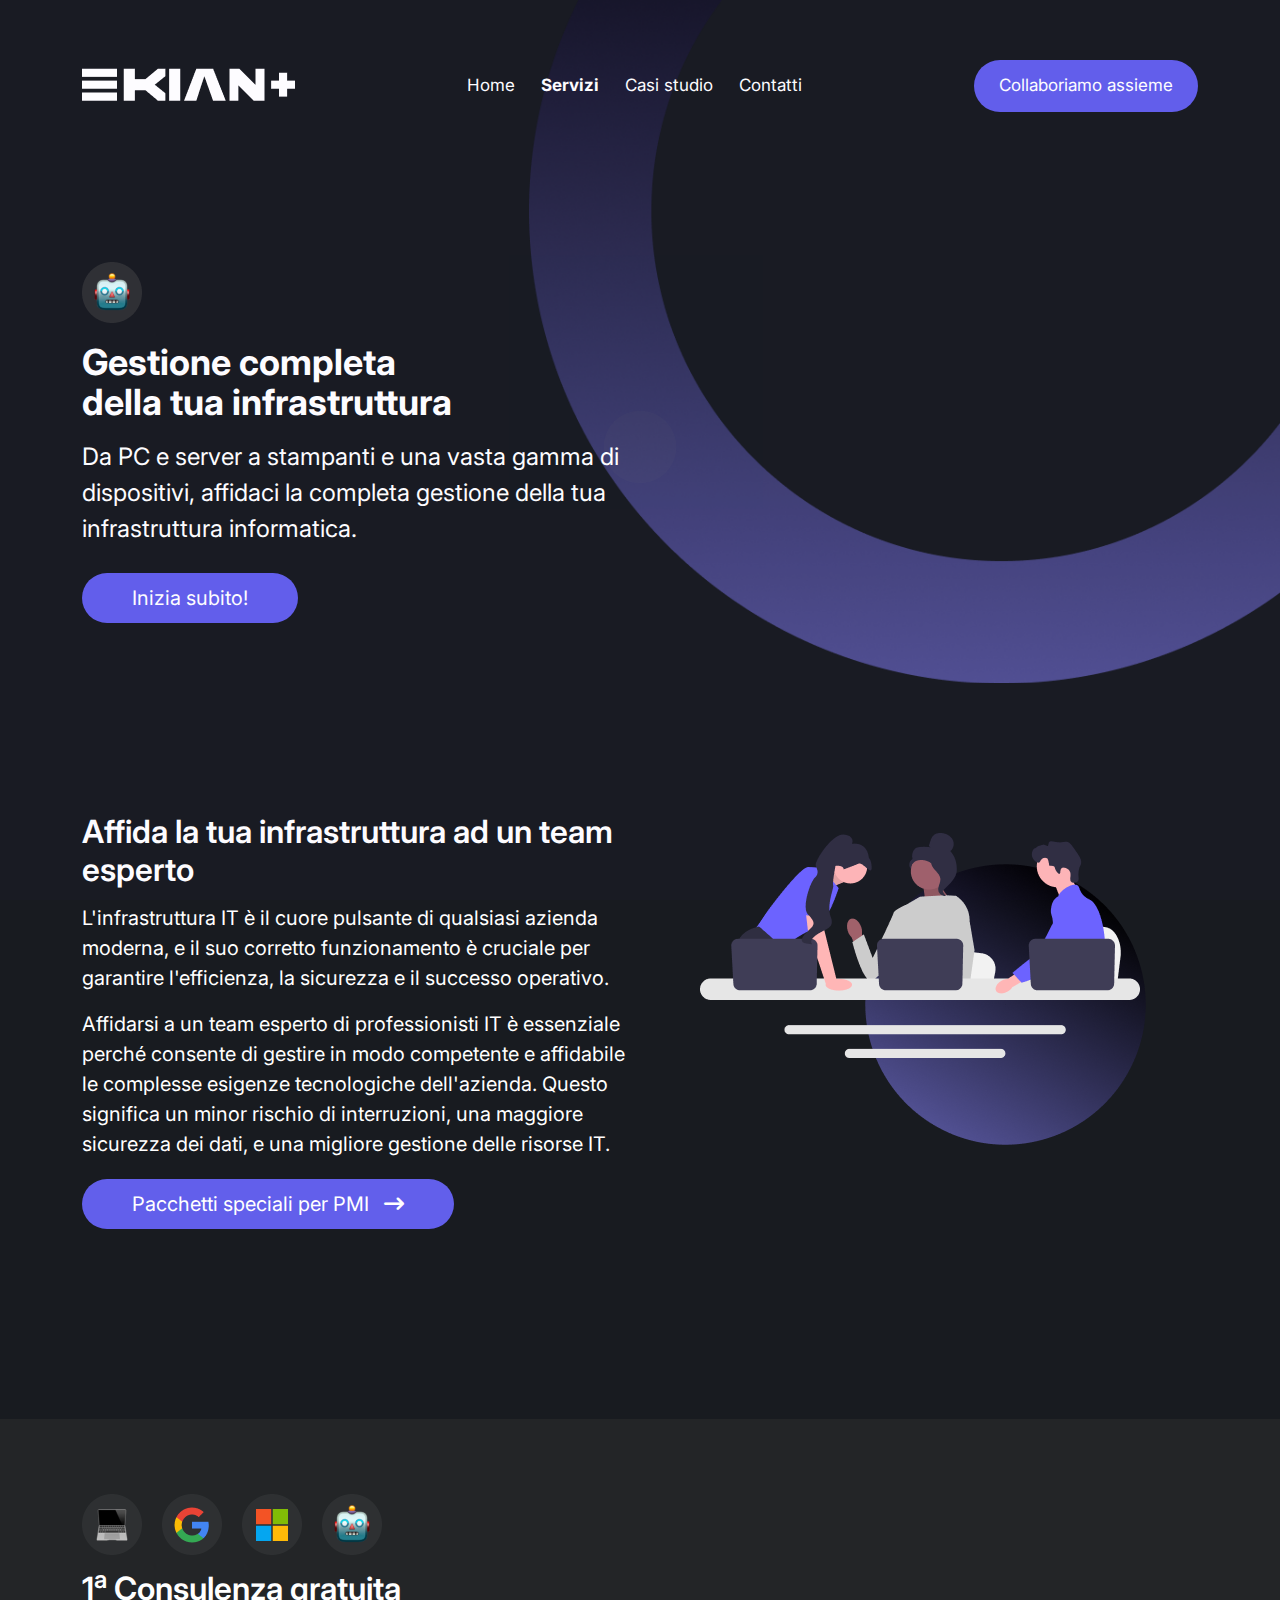
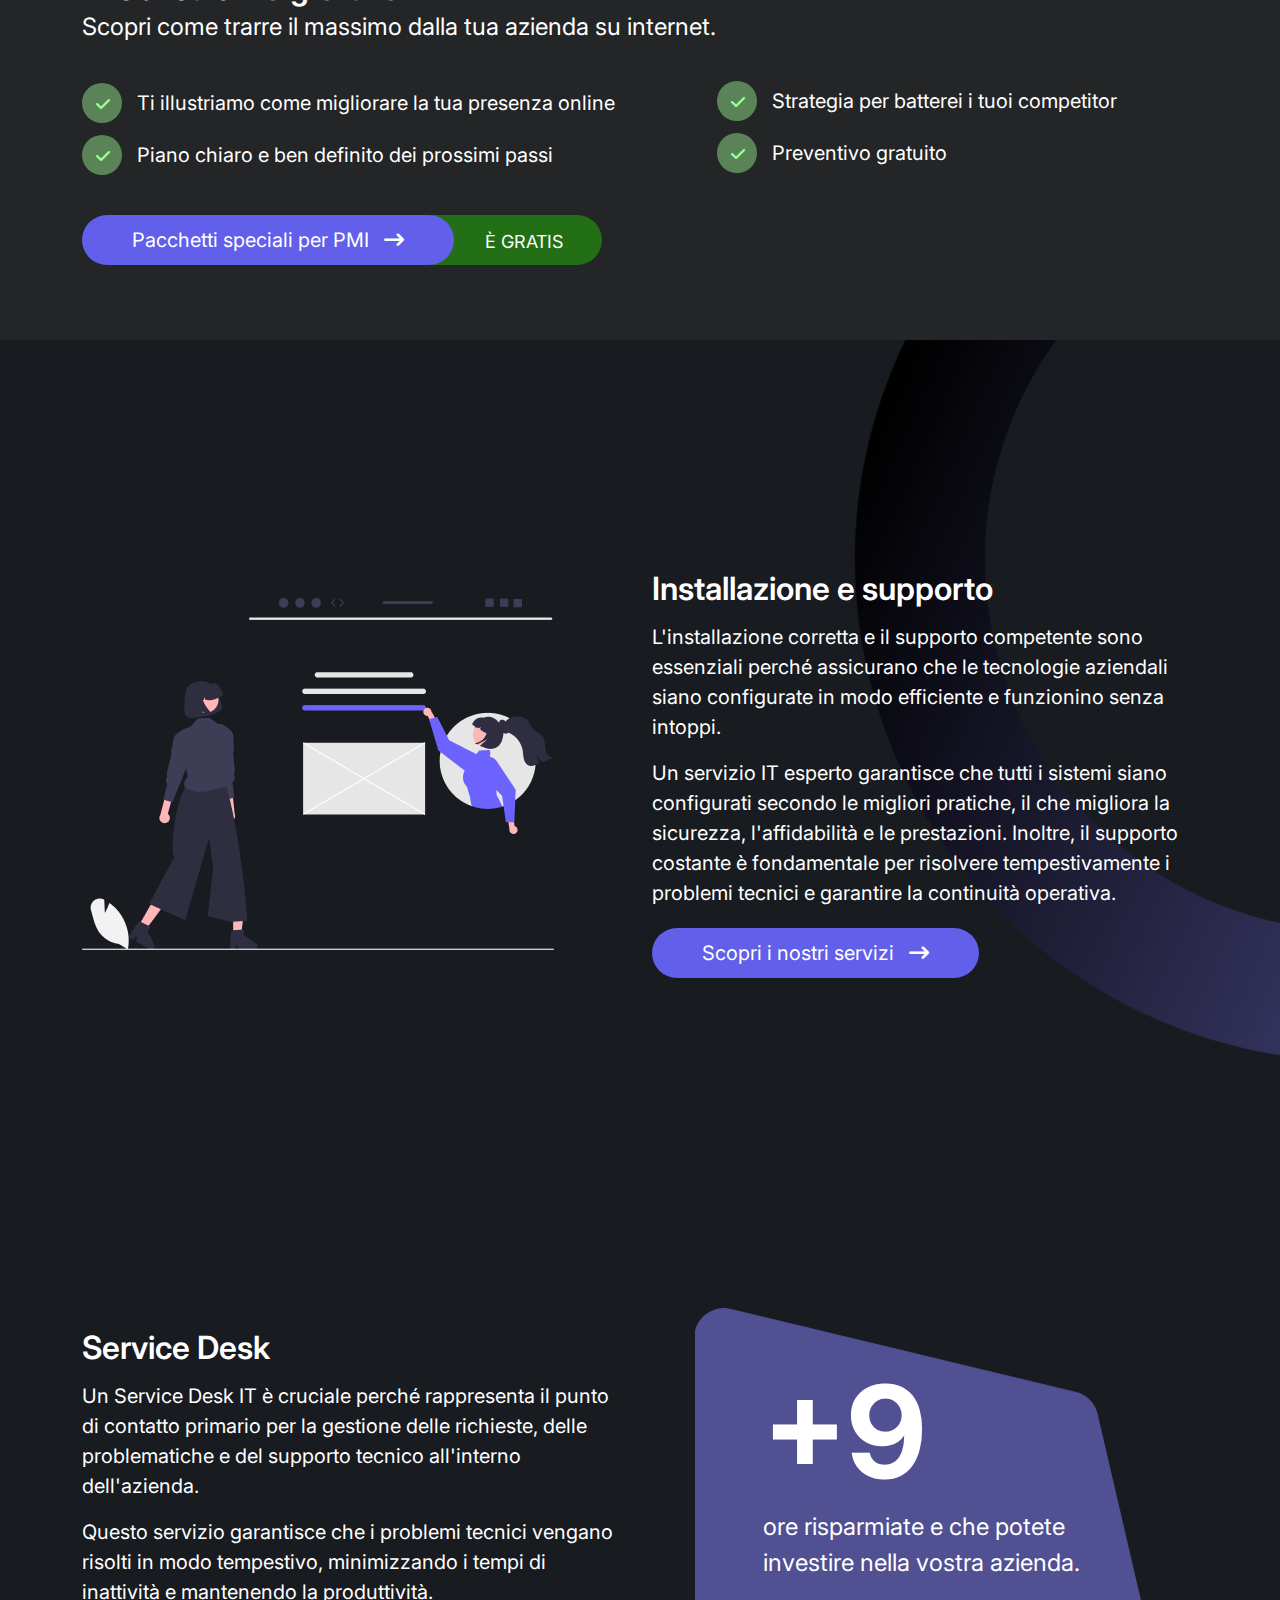
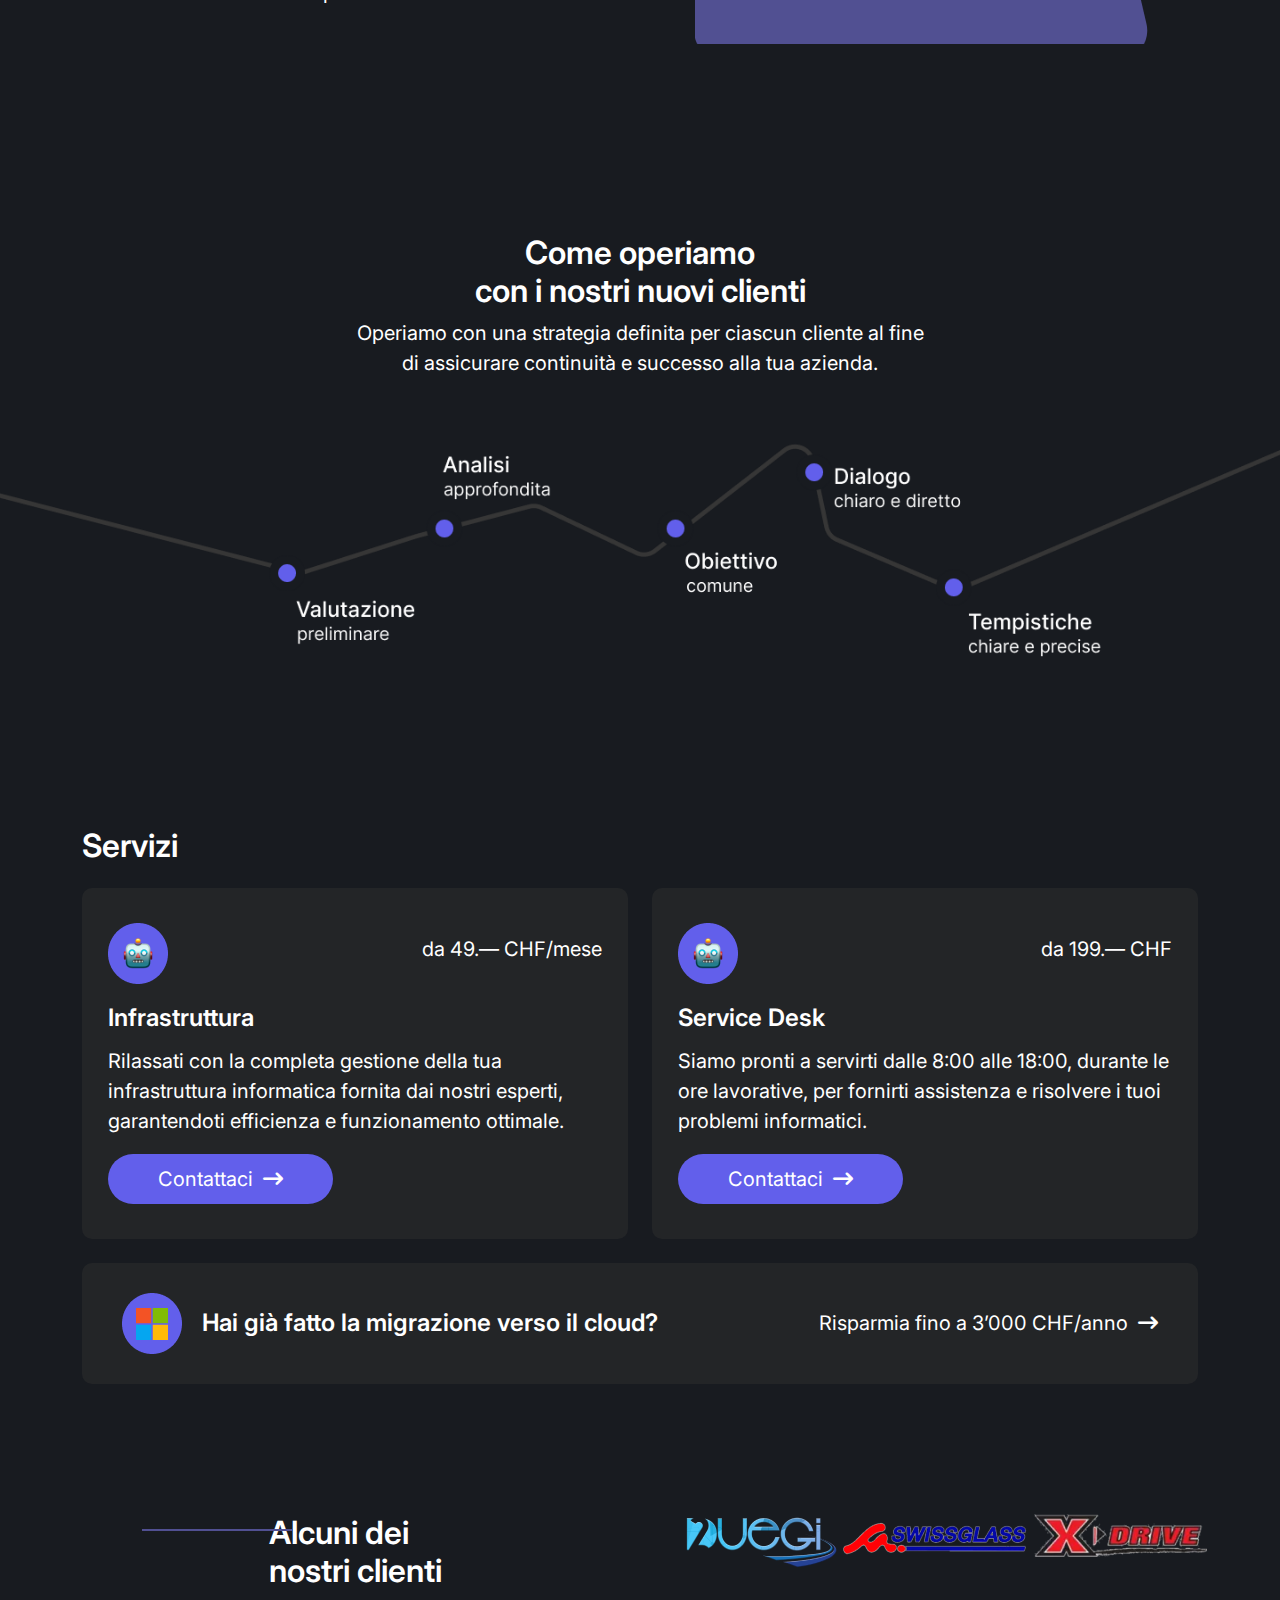
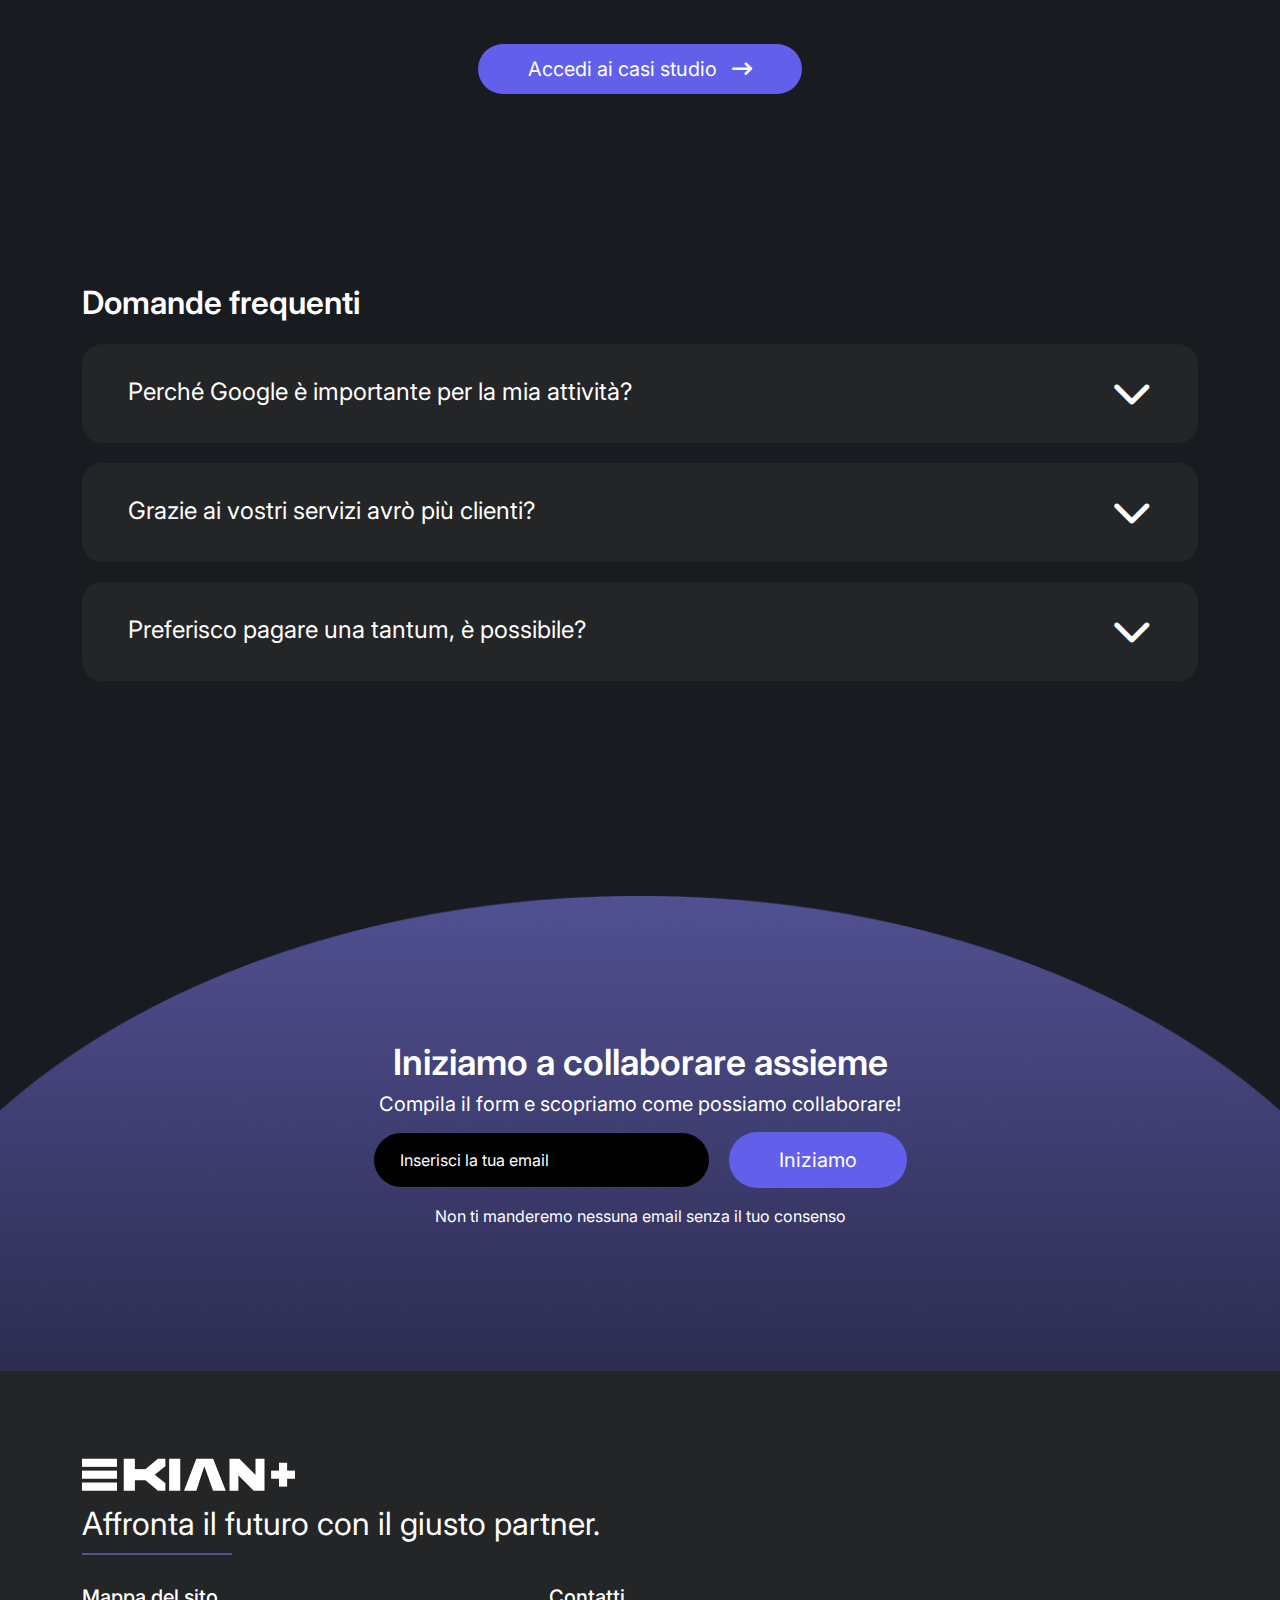
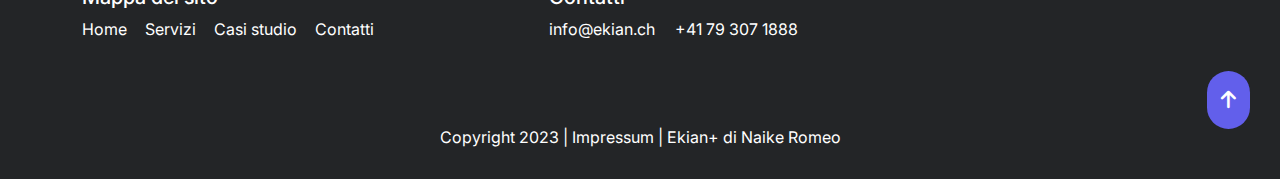
<file: serviceIt.html>
<!DOCTYPE html>
<html lang="en">
<head>
    <meta charset="UTF-8">
    <meta http-equiv="X-UA-Compatible" content="IE=edge">
    <meta name="viewport" content="width=device-width, initial-scale=1.0">
    <title>Ekian+ | Service IT</title>
    <!-- google fonts -->
    <link rel="preconnect" href="https://fonts.googleapis.com">
    <link rel="preconnect" href="https://fonts.gstatic.com" crossorigin>
    <link href="https://fonts.googleapis.com/css2?family=Inter:wght@100;200;300;400;500;600;700;800;900&display=swap" rel="stylesheet">
    <!-- google fonts -->
    <link rel="stylesheet" href="assets/css/bootstrap.min.css">
    <link rel="stylesheet" href="assets/css/all.min.css">
    <link rel="stylesheet" href="assets/css/fontawesome.min.css">
    <link rel="stylesheet" href="assets/css/style.css">
    <link rel="stylesheet" href="assets/css/responsive.css">

</head>
<body>

    <!-- preloader start here -->
    <div class="preloader">
        <div class="preloader-inner">
             <div class="preloader-icon">
                  <span></span>
                  <span></span>
             </div>
        </div>
   </div>
   <!-- preloader ending here -->

    <!-- hero section start here -->
    <div class="hero_section">
        <div class="hero_inner single_service"> 
            <div class="container">
                <div class="menu_section">
                    <div class="menu_inner">
                        <div class="menu_logo">
                            <a href="index.html">
                                <img src="assets/images/logo.png" alt="logo">
                            </a>
                        </div>
                        <div class="menu_item">
                            <ul>
                                <li><a href="index.html">Home</a> </li>
                                <li>
                                    <a class="menu-active" href="service.html">Servizi</a>
                                </li>
                                <li>
                                    <a href="casi-studio.html">Casi studio</a>
                                </li>
                                <li>
                                    <a href="contact.html">Contatti</a>
                                </li> 
                            </ul>
                        </div>
                        <div class="menu_right_btn">
                            <a href="#">Collaboriamo assieme</a>
                        </div>
                    </div>
                    <div class="hero_content">
                        <div class="service_page_img">
                            <img src="assets/images/service_04.png" alt="servce_image">
                        </div>
                        <div class="hero_content_list">
                            <ul>
                                <li class="service_ul" >Gestione completa <br>
                                    della tua infrastruttura </li> 
                            </ul>
                        </div>
                        <p class="service_para" >Da PC e server a stampanti e una vasta gamma di dispositivi, affidaci la completa gestione della tua infrastruttura informatica.</p>
                        <div class="common_btn">
                            <a href="#">Inizia subito!</a>
                        </div>
                    </div>
                </div> 
            </div> 
        </div>
    </div>
    <!-- banner section end here -->

    <!-- mobile menu -->
    <div class="mobile-menu">
            <div class="header-top">
                <div class="header-item">
                    <div class="header-item-left">
                        <div class="header-logo">
                            <a href="index.html"><img src="assets/images/logo.png" alt="logo"></a>
                        </div>
                    </div>
                    <div class="header-item-right">
                    <span>
                        <i class="fa-solid fa-xmark"></i>
                        <i class="fa-solid fa-bars-staggered"></i>
                    </span>
                    </div>
                </div>
            </div>
            <div class="header-bottom">
                <div class="header-menu">
                    <ul>
                        <li>
                            <a  href="index.html">Home</a>
                        </li>
                        <li>
                            <a class="menu-active " href="service.html">Servizi</a>
                        </li>
                        <li>
                            <a href="casi-studio.html">Casi studio</a>
                        </li>
                        <li>
                            <a href="contact.html">Contatti</a>
                        </li> 
                    </ul>
                    <div class="menu_right_btn text-center mt-5">
                        <a href="#">Collaboriamo assieme</a>
                    </div>
                </div>
            </div>
    </div>
    <!-- mobile menu -->

    <!-- service page info section start here -->
    <div class="website_service_info">
        <div class="container">
            <div class="website_service_info_area">
                <div class="row">
                    <div class="col-lg-6 col-12 ">
                        <div class="website_service_info_content">
                            <h2>Affida la tua infrastruttura ad un team esperto</h2>
                            <p>
                                L'infrastruttura IT è il cuore pulsante di qualsiasi azienda moderna, e il suo corretto funzionamento è cruciale per garantire l'efficienza, la sicurezza e il successo operativo. 
                            </p>
                            <p>
                                Affidarsi a un team esperto di professionisti IT è essenziale perché consente di gestire in modo competente e affidabile le complesse esigenze tecnologiche dell'azienda. Questo significa un minor rischio di interruzioni, una maggiore sicurezza dei dati, e una migliore gestione delle risorse IT.
                            </p>
                            <div class="common_btn ser_btn">
                                <a href="#">Pacchetti speciali per PMI <span class="right_arrow_icon"><i class="fa-solid fa-arrow-right-long"></i></span></a>
                            </div>
                        </div>
                    </div>
                    <div class="col-lg-6 col-12 ">
                        <div class="website_service_info_image text-end">
                            <img src="assets/images/service-it/img01.png" alt="image">
                        </div>
                    </div>
                </div>
            </div>
        </div>
    </div>
    <!-- service page info section start here -->

    <!-- service page consultation section start here -->
    <div class="consultation_section">
        <div class="container">
            <div class="consultation_area">
                <div class="con_icon_list">
                    <ul>
                        <li><img src="assets/images/service_01.png" alt="image"></li>
                        <li><img src="assets/images/service_02.png" alt="image"></li>
                        <li><img src="assets/images/service_03.png" alt="image"></li>
                        <li><img src="assets/images/service_04.png" alt="image"></li>
                    </ul>
                </div>
                <div class="con_title">
                    <h2>1<sup>a</sup> Consulenza gratuita</h2>
                    <p>Scopri come trarre il massimo dalla tua azienda su internet.</p>
                </div>
                <div class="con_item_list">
                    <div class="con_item_left_list">
                        <ul>
                            <li>
                                <div class="check_icon">
                                    <i class="fa-solid fa-check"></i> 
                                </div>
                                <span>Ti illustriamo come migliorare la tua presenza online</span>
                            </li>
                            <li>
                                <div class="check_icon">
                                    <i class="fa-solid fa-check"></i> 
                                </div>
                                <span>Piano chiaro e ben definito dei prossimi passi</span>
                            </li>
                        </ul>
                    </div>
                    <div class="con_item_right_list">
                        <ul>
                            <li>
                                <div class="check_icon">
                                    <i class="fa-solid fa-check"></i> 
                                </div>
                                <span>Strategia per batterei i tuoi competitor</span>
                            </li>
                            <li>
                                <div class="check_icon">
                                    <i class="fa-solid fa-check"></i> 
                                </div>
                                <span>Preventivo gratuito</span>
                            </li>
                        </ul>
                    </div>
                </div>
                <div class="con_btn">
                    <a href="service-website.html">Pacchetti speciali per PMI <span class="right_arrow_icon"><i class="fa-solid fa-arrow-right-long"></i></span> <span class="s_btn" >È GRATIS</span> </a>
                </div>
            </div>
        </div>
    </div>
    <!-- service page consultation section start here -->

    <!-- service page timeless section start here -->
    <div class="timeless_section">
        <div class="bg-circle-img">
            <img src="assets/images/right-circle.png" alt="image">
        </div>
        <div class="container">
            <div class="timeless_section_area">
                <div class="row align-items-center ">
                    <div class="col-lg-6 col-12 ">
                        <div class="website_service_info_image timeless_content">
                            <img src="assets/images/service-it/img02.png" alt="image">
                        </div>
                    </div>
                    <div class="col-lg-6 col-12 "> 
                        <div class="website_service_info_content timeless_content">
                            <h2>Installazione e supporto</h2>
                            <p>
                                L'installazione corretta e il supporto competente sono essenziali perché assicurano che le tecnologie aziendali siano configurate in modo efficiente e funzionino senza intoppi. 
                            </p>
                            <p>
                                Un servizio IT esperto garantisce che tutti i sistemi siano configurati secondo le migliori pratiche, il che migliora la sicurezza, l'affidabilità e le prestazioni. Inoltre, il supporto costante è fondamentale per risolvere tempestivamente i problemi tecnici e garantire la continuità operativa.
                            </p> 
                            <div class="common_btn ser_btn">
                                <a href="service-website.html">Scopri i nostri servizi <span class="right_arrow_icon"><i class="fa-solid fa-arrow-right-long"></i></span></a>
                            </div>
                        </div>
                    </div>
                </div>
            </div>
        </div>
    </div>
    <!-- service page timeless section start here -->


    <!-- service page reduce production section start here -->
    <div class="reduce_production">
        <div class="container">
            <div class="reduce_production_area">
                <div class="row align-items-center ">
                    <div class="col-lg-6 col-12 ">
                        <div class="website_service_info_content">
                            <h2>Service Desk</h2> 
                            <p>
                                Un Service Desk IT è cruciale perché rappresenta il punto di contatto primario per la gestione delle richieste, delle problematiche e del supporto tecnico all'interno dell'azienda. 
                            </p>
                            <p>
                                Questo servizio garantisce che i problemi tecnici vengano risolti in modo tempestivo, minimizzando i tempi di inattività e mantenendo la produttività.
                            </p>  
                        </div>
                    </div>
                    <div class="col-lg-6 col-12">
                        <div class="website_service_info_image reduce_image">
                            <div class="reduce_image_content">
                                <h2>+9</h2>
                                <p>ore risparmiate e che potete investire nella vostra azienda.</p>
                            </div>
                        </div>
                    </div>
                </div>
            </div>
        </div>
    </div>
    <!-- service page reduce production section start here -->


    <!-- service page new customers section start here -->
    <div class="new_customer_section">
        <div class="new_custom_title">
            <div class="container">
                <div class="customer_title_content">
                    <h2>Come operiamo <br>
                        con i nostri nuovi clienti</h2>
                    <p>Operiamo con una strategia definita per ciascun cliente al fine <br> di assicurare continuità e successo alla tua azienda.</p>
                </div>
            </div>
        </div>
        <div class="new_customer_image">
            <img src="assets/images/service/new_customer.png" alt="image">
        </div>
    </div>
    <!-- service page new customers section start here -->

    <!-- service section start here -->
    <div class="service_page_service_section">
        <div class="service_wrapper">
            <div class="container">
                <div class="service_inner service_page_inner">
                    <div class="service_title">
                        <h2>Servizi</h2>
                    </div>
                    <div class="service_body">
                        <div class="row">
                            <div class="col-md-6 col-12">
                                <div class="service_item">
                                    <div class="service_item_header">
                                        <div class="ser_img">
                                            <img src="assets/images/service/ser_roboto.png" alt="image">
                                        </div>
                                        <div class="ser_header_txt">
                                            <h4>da 49.— CHF/mese</h4>
                                        </div>
                                    </div>
                                    <div class="servcice_item_body">
                                        <h2>Infrastruttura</h2>
                                        <p>Rilassati con la completa gestione della tua infrastruttura informatica fornita dai nostri esperti, garantendoti efficienza e funzionamento ottimale.</p>
                                        <div class="common_btn">
                                            <a target="_blank" href="contact.html">Contattaci<span class="right_arrow_icon"><i class="fa-solid fa-arrow-right-long"></i></span></a>
                                        </div>
                                    </div>
                                </div>
                            </div> 
                            <div class="col-md-6 col-12">
                                <div class="service_item">
                                    <div class="service_item_header">
                                        <div class="ser_img">
                                            <img src="assets/images/service/ser_roboto.png" alt="image">
                                        </div>
                                        <div class="ser_header_txt">
                                            <h4>da 199.— CHF</h4>
                                        </div>
                                    </div>
                                    <div class="servcice_item_body">
                                        <h2>Service Desk</h2>
                                        <p>Siamo pronti a servirti dalle 8:00 alle 18:00, durante le ore lavorative, per fornirti assistenza e risolvere i tuoi problemi informatici.</p>
                                        <div class="common_btn">
                                            <a target="_blank" href="contact.html">Contattaci<span class="right_arrow_icon"><i class="fa-solid fa-arrow-right-long"></i></span></a>
                                        </div>
                                    </div>
                                </div>
                            </div> 
                        </div>
                        <div class="service_footer">
                            <div class="service_footer_inner">
                                <div class="service_footer_left">
                                    <img src="assets/images/service/ser_micro.png" alt="image">
                                    <span>Hai già fatto la migrazione verso il cloud?</span>
                                </div>
                                <div class="service_footer_right">
                                    <a target="_blank" href="microsoft.html" >Risparmia fino a 3’000 CHF/anno<i class="fa-solid fa-arrow-right-long"></i></a>
                                </div>
                            </div> 
                        </div>
                    </div>
                </div>
            </div>
        </div>
    </div>
    <!-- service section end here -->

    <!-- client logo section start here -->
    <div class="client_logo_section">
        <div class="container">
            <div class="client_logo_wrapper">
                <div class="row">
                    <div class="col-lg-6 col-12">
                        <div class="customer_title d-flex justify-content-center">
                            <h2>Alcuni dei <br> nostri clienti</h2>
                        </div>
                    </div>
                    <div class="col-lg-6 col-12">
                        <div class="client_logo_list">
                            <ul>
                                <li>
                                    <img src="assets/images/client_logo_01.png" alt="client logo">
                                </li>
                                <li>
                                    <img src="assets/images/client_logo_02.png" alt="client logo">
                                </li>
                                <li>
                                    <img src="assets/images/client_logo_03.png" alt="client logo">
                                </li>
                            </ul>
                        </div>
                    </div>
                </div>
                <div class="common_btn client_logo_btn ser_client_btn">
                    <a href="#">Accedi ai casi studio <span class="right_arrow_icon"><i class="fa-solid fa-arrow-right-long"></i></span></a>
                </div>
            </div>
        </div>
    </div>
    <!-- client logo section end here -->



    <!-- faq section start here -->
    <div class="faq_section">
        <div class="container">
            <div class="faq_area">
                <div class="row">
                    <div class="col-12">
                       <div class="accordion_inner">
                            <div class="accordion_title">
                                <h2>Domande frequenti</h2>
                            </div>
                            <div class="accordion_item">
                                <button class="accordion">Perché Google è importante per la mia attività?</button>
                               <div class="accordion_item_para">
                                    <div class="panel">
                                        <p>Affidati a noi per eseguire il lavoro applicando i più elevati standard ingenieristici. Il nostro impegno è fornirti un sito web di qualità che rispecchi le tue aspettative e soddisfi le esigenze del tuo business. Utilizziamo le migliori pratiche e tecnologie per garantire un risultato finale all'altezza delle tue aspettative, dal design all'ottimizzazione delle prestazioni.</p>
                                    </div>
                               </div>
                            </div>
                            <div class="accordion_item">
                                <button class="accordion">Grazie ai vostri servizi avrò più clienti?</button>
                                <div class="accordion_item_para"> 
                                    <div class="panel">
                                        <p>Affidati a noi per eseguire il lavoro applicando i più elevati standard ingenieristici. Il nostro impegno è fornirti un sito web di qualità che rispecchi le tue aspettative e soddisfi le esigenze del tuo business. Utilizziamo le migliori pratiche e tecnologie per garantire un risultato finale all'altezza delle tue aspettative, dal design all'ottimizzazione delle prestazioni.</p>
                                    </div>
                                </div>
                            </div>
                            <div class="accordion_item">
                                <button class="accordion">Preferisco pagare una tantum, è possibile?</button>
                                <div class="accordion_item_para">
                                    <div class="panel">
                                        <p>Affidati a noi per eseguire il lavoro applicando i più elevati standard ingenieristici. Il nostro impegno è fornirti un sito web di qualità che rispecchi le tue aspettative e soddisfi le esigenze del tuo business. Utilizziamo le migliori pratiche e tecnologie per garantire un risultato finale all'altezza delle tue aspettative, dal design all'ottimizzazione delle prestazioni.</p>
                                    </div>
                                </div> 
                            </div>
                       </div> 
                    </div>
                </div>
            </div>
        </div>
    </div>
    <!-- faq section end here -->


    <!-- footer section start here -->
    <div class="footer_section">
        <div class="footer_section_top">
            <div class="container">
                <div class="footer_inner">
                    <div class="footer_top">
                        <div class="footer_top_content text-center">
                            <h2>Iniziamo a collaborare assieme</h2>
                            <h6>Compila il form e scopriamo come possiamo collaborare!</h6>
                            <div class="footer_fm align-items-center d-flex justify-content-center">
                                <div class="input">
                                    <input type="text" placeholder="Inserisci la tua email">
                                </div>
                                <div class="input_btn">
                                    <button>Iniziamo</button>
                                </div>
                            </div>
                            <p>Non ti manderemo nessuna email senza il tuo consenso</p>
                        </div>
                    </div>
                </div>
            </div>
        </div> 
        <div class="footer_section_bottom">
           <div class="container">
                <div class="footer_bottom">
                    <div class="footer_bottom_content">
                        <div class="row">
                            <div class="col-lg-8 col-12">
                                <img src="assets/images/footer_logo.png" alt="">
                                <h3>Affronta il futuro con il giusto partner.</h3> 
                                <div class="footer_menu">
                                    <div class="menu_list">
                                        <div class="footer_menu_title">
                                            <h4>Mappa del sito</h4>
                                        </div>
                                        <ul>
                                            <li><a href="#">Home</a></li>
                                            <li><a href="#">Servizi</a></li>
                                            <li><a href="#">Casi studio</a></li>
                                            <li><a href="#">Contatti</a></li>
                                        </ul>
                                    </div>
                                    <div class="footer_contact">
                                        <div class="footer_contact_title">
                                            <h4>Contatti</h4>
                                            <div class="footer_contact_list">
                                                <ul>
                                                    <li>info@ekian.ch</li>
                                                    <li>+41 79 307 1888</li>
                                                </ul>
                                            </div>
                                        </div>
                                    </div>
                                </div>
                            </div>
                        </div>
                    </div>
                </div>
                <div class="footer_copy_txt">
                    <p>Copyright 2023 | Impressum | Ekian+ di Naike Romeo</p>
                </div>
           </div>
        </div>
        <div class="scroll_top">
            <button id="scrollBtn" class="scroll_btn"><i class="fa-solid fa-arrow-up"></i></button>
        </div>
    </div>
    <!-- footer section end here -->


    <script src="assets/js/jquery-3.6.4.min.js"></script>
    <script src="assets/js/fontawesome.min.js"></script>
    <script src="assets/js/bootstrap.min.js"></script>
    <script src="assets/js/scripts.js"></script>

    <script>
        var acc = document.getElementsByClassName("accordion"); 
        var i;
        
        for (i = 0; i < acc.length; i++) {
          acc[i].addEventListener("click", function() {
            this.classList.toggle("active"); 
            var accordion_item_para = this.nextElementSibling;
            if (accordion_item_para.style.maxHeight) {
              accordion_item_para.style.maxHeight = null;
            } else {
              accordion_item_para.style.maxHeight = accordion_item_para.scrollHeight + "px";
            } 
          });
        }
        </script>
        
    <script>
        document.getElementById("scrollBtn").addEventListener("click", function() { 
            window.scrollTo(0, 0); 
        }); 
    </script>
 
</body>
</html>
</file>
<file: assets/css/style.css>
body {
    margin: 0;
    padding: 0;
    outline: 0;
    background-color: #181B20;
    font-family: 'Inter', sans-serif;
} 
:root {
    --primary-color: #625FEB; 
}


/* common css start here  */
.common_btn a {
    padding: 10px 50px;
    background: #625FEB;
    color: #fff;
    text-decoration: none;
    border-radius: 32px;
    font-size: 20px;
    font-weight: 400;
    display: inline-block;
    transition: all .3s ease-in-out;
}
.common_btn a:hover {
    transform: scale(1.1);
    transition: all .3s ease-in-out;
}

/* common css end here */




/* HEADER SECTION CSS START HERE */

.hero_inner {
    background-image: url('../images/header-circle.png');
    width: 100%;
    height: 100%;
    background-repeat: no-repeat;
    background-position: top right;
    background-size: contain;
}

.menu_inner {
    display: flex;
    flex-wrap: wrap;
    align-items: center;
    justify-content: space-between;
}

.menu_item ul {
    display: flex;
    flex-wrap: wrap;
    align-items: center;
    margin: 0;
    padding: 0;
}

.menu_section {
    padding: 60px 0px;
}

.menu_item ul li {
    list-style: none;
}

.menu_item ul li a {
    padding: 0px 13px;
}
.menu_right_btn a, .menu_item ul li a {
    font-size: 17px;
    color: #fff;
    text-decoration: none;
    font-weight: 400;
}
.menu_right_btn a {
    background: #625FEB;
    padding: 13px 25px;
    border-radius: 32px;
    display: inline-block;
    transition: all .3s ease-in-out;
}
.menu_right_btn a:hover {
    transform: scale(1.1);
    transition: all .3s ease-in-out;
}
a.menu-active {
    font-weight: 700 !important;
}

.hero_content {
    color: #fff;
    max-width: 600px;
    padding-top: 150px;
}
.hero_content p {
    font-weight: 400;
    font-size: 24px;
    padding: 20px 0px 10px;
}
.hero_content_list ul {
    margin: 0;
    padding: 0;
}
.hero_content_list ul li {
    font-size: 36px;
    font-weight: 700;
    list-style: none;
    margin-bottom: 7px;
}
.hero_content_list ul li .hero_img {
    margin: 0px 10px;
}

/* MOBILE MENU SECTION CSS START HERE */
.mobile-menu .header-top {
    position: fixed;
    width: 100%;
    top: 0;
    left: 0;
    z-index: 9999999999;
    
}
.mobile-menu .header-item {
    display: flex;
    justify-content: space-between;
    align-items: center;
    background: #232527;
    padding: 18px;
}
.mobile-menu .header-item .header-item-right span i {
    font-size: 30px;
    color: var(--primary-color);
}
.mobile-menu .header-item .header-item-right span i.fa-solid.fa-xmark {
    display: none;
}
.mobile-menu .header-item .header-item-right.hhhh span i {
    display: none;
}
.mobile-menu .header-item .header-item-right.hhhh span i.fa-solid.fa-xmark {
    display: block;
}
.mobile-menu .header-bottom {
    position: fixed;
    top: 0;
    left: 0;
    z-index: 99;
    background: #fff;
    width: 100%;
    transform: scaleY(0);
    transform-origin: top;
    height: 100%;
    overflow-y: scroll;
    padding: 0 20px;
    padding-bottom: 60px;
    transition: all 0.3s ease;
}
.mobile-menu .header-bottom.open {
    transform: scaleY(1);
}
.mobile-menu .header-bottom .header-menu > ul {
    padding: 0;
    padding-top: 120px;
}
.mobile-menu .header-bottom .header-menu ul li{
    list-style: none;
    border-bottom: 1px solid var(--primary-color);
    padding: 18px 0px;
    margin: 0px 25px;
}
.mobile-menu .header-bottom .header-menu ul li:last-child {
    border-bottom: none;
}
.mobile-menu .header-bottom .header-menu ul li.m  a {
    position: relative; 
}
.mobile-menu .header-bottom .header-menu ul li.m > a::after {
    top: 50%;
    right: 0;
    font-weight: 700;
    content: "\f078";
    font-family: "Font Awesome 5 Free";
    transition:  all .3s ease-in-out;
    position: absolute;
}
.mobile-menu .header-bottom .header-menu ul li ul {
    display: none;
    margin: 15px 0;
}
.mobile-menu .header-bottom .header-menu ul li.m > a {
    position: relative;
}
.mobile-menu .header-bottom .header-menu ul li a {
    font-size: 18px;
    font-weight: 500;
    color: black;
    text-decoration: none;
    display: block;
}
.mobile-menu .header-bottom .header-menu ul li span i {
    position: absolute;
    right: 25px;
    font-size: 15px;
}
/* MOBILE MENU SECTION CSS END HERE */


/* INFO SECTION CSS START HERE */

.info_section {
    margin: 102px 0px 115px;
}

.info_right_content img, 
.info_left_content img {
    width: 100%;
    height: 157px;
}


.info_para {
    position: absolute;
    bottom: 14px;
    color: #fff;
    left: 54px;
}

.info_left_content {
    position: relative;
}

.info_para p {
    font-size: 40px;
    font-weight: 700;
    margin: 0;
    padding: 0;
    line-height: 44px;
}

.info_right_content {
    position: relative;
}

.info_right_para {
    position: absolute;
    top: 35px;
    right: 30px;
    color: #fff;
}

.info_right_para p {
    font-size: 24px;
    font-weight: 400;
    line-height: 30px;
}

/* INFO SECTION CSS END HERE */



/* CLIENT LOGO SECTION START HERE */

.customer_title {
    position: relative;
}

.client_logo_list ul {
    display: flex;
    justify-content: space-between;
}
.client_logo_list ul li {
    list-style: none;
}

.customer_title h2 {
    color: #fff;
    font-size: 32px;
    font-weight: 600;
}

.customer_title:before {
    position: absolute;
    background: #515092;
    width: 150px;
    height: 2px;
    content: "";
    left: 60px;
    top: 15px;

}
.client_logo_btn {
    text-align: center;
    padding-top: 100px;
}
.right_arrow_icon {
    padding-left: 10px;
}

/* CLIENT LOGO SECTION END HERE */


/* SERVICE SECTION START HERE */

.service_section {
    background-image: url(../images/left-circle.png);
    background-position: top left;
    background-repeat: no-repeat;
    width: 100%;
    height: 100%;
}
.service_inner {
    padding-top: 150px; 
}
.service_title h2 {
    color: #fff;
    font-weight: 600;
    font-size: 32px;
    padding-bottom: 15px;
}
.service_item {
    background: #232527;
    border-radius: 10px;
    padding: 35px 26px;
    color: #fff;
    margin-bottom: 24px;
}
.service_item_header {
    display: flex;
    align-items: center;
    justify-content: space-between;
}
.ser_header_txt h4 {
    font-size: 20px;
    font-weight: 400;
}
.servcice_item_body h2 {
    font-size: 24px;
    font-weight: 600;
    padding: 20px 0px 5px;
}
.servcice_item_body p {
    font-size: 20px;
    font-weight: 400;
    padding-bottom: 2px;
}
/* SERVICE SECTION END HERE */


/* ANALYSIS SECTION START HERE */
.analysis_inner {
    text-align: center;
}
.analysis_section {
    margin: 170px 0px 190px;
}
.analysis_title h2 {
    font-size: 32px;
    color: #fff;
    font-weight: 600;
    margin-bottom: -69px;
}
/* ANALYSIS SECTION END HERE */


/* CLIENT REVIEW SECTION START HERE */

.client_review_section {
    margin-bottom: 110px;
}
.review_item {
    background: #232527;
    border-radius: 10px;
    color: #fff;
    padding: 35px;
    margin-bottom: 24px;
}

.review_title h2 {
    color: #fff;
    font-weight: 600;
    margin-bottom: 30px;
    font-size: 32px;
}

.rev_star_list ul {
    margin: 0;
    padding: 0;
    display: flex;
    align-items: center;
}

.rev_star_list ul li {
    list-style: none;
}

.review_item_top {
    display: flex;
    align-items: center;
    justify-content: space-between;
}

.review_body h2 {
    font-size: 24px;
    font-weight: 600;
    margin-bottom: 0;
    margin-top: 15px;
}
.rev_star_list ul li i {
    color: #FDB545;
    padding-left: 5px;
}

.rev_star_list ul span {
    font-size: 16px;
    padding-left: 8px;
    font-weight: 400;
}
.review_body h6 {
    font-weight: 500;
    font-size: 20px;
    margin-bottom: 14px;
}

.review_body p {
    font-size: 20px;
    font-weight: 400;
    padding-right: 54px;
    padding-bottom: 0;
    margin: 0;
}

/* CLIENT REVIEW SECTION END HERE */

/* FOOTER SECTION START HERE */
.footer_section_top {
    background-image: url('../images/footer.png');
    width: 100%;
    height: 100%;
    background-repeat: no-repeat;
    background-size: cover;
    padding: 150px 0px 130px;
    background-position: top center;
}
.footer_top_content h2 {
    font-size: 36px;
    font-weight: 600;
}
.footer_top_content h6 {
    font-size: 20px;
    font-weight: 400;
}
.footer_top_content p {
    font-size: 16px;
    font-weight: 400;
}
.footer_fm .input input {
    background: #000;
    padding: 15px 26px;
    border-radius: 30px;
    border: none;
    outline: none; 
    width:  335px;
}
.footer_fm .input input, .footer_fm .input input::placeholder {
    color: #fff;
    font-size: 16px;
    font-weight: 400;
}
.footer_fm {
    margin: 16px 0px;
}
.input_btn button {
    background: #625FEB;
    color: #fff;
    padding: 13px 50px;
    font-size: 20px;
    font-weight: 400;
    border: none;
    outline: none;
    border-radius: 30px;
    margin-left: 20px;
    display: inline-block;
}
.footer_section_bottom {
    background-color: #232527;
}
.footer_bottom {
    padding: 84px 0px;
}
.footer_top_content {
    color: #fff;
}
.footer_bottom_content {
    color: #fff;
}
.footer_menu {
    display: flex;
    align-items: center;
    justify-content: space-between;
    margin-top: 30px;
}
.menu_list ul {
    margin: 0;
    padding: 0;
    display: flex;
    align-items: center;
}
.menu_list ul li {
    list-style: none;
}
.menu_list ul li a {
    text-decoration: none;
    color: #fff;
    font-size: 16px;
    font-weight: 400;
    padding-right: 18px;
}
.footer_copy_txt {
    color: #fff;
    text-align: center;
    padding-bottom: 30px;
}
.footer_copy_txt p {
    margin: 0;
    padding: 0;
    font-size: 16px;
    font-weight: 400;
}
.footer_bottom_content h3 {
    font-size: 32px;
    font-weight: 400;
    padding: 12px 0px;
    position: relative;
}
.footer_bottom_content h3::after {
    position: absolute;
    content: "";
    bottom: 0;
    left: 0;
    width: 150px;
    height: 2px;
    background-color: #515092;
}
.footer_menu_title h4 , .footer_contact_title h4 {
    font-size: 20px;
    font-weight: 500;
}
.footer_contact_list ul {
    display: flex;
    margin: 0;
    padding: 0;
}
.footer_contact_list ul li {
    list-style: none;
    padding-right: 20px;
}

.scroll_top {
    position: absolute;
    bottom: 50px;
    right: 30px;
    animation: animationTop 3s linear infinite;
}

@keyframes animationTop {
    0% {bottom: 50px;}
    50% {bottom: 100px;}
    100% { bottom: 50px; }
}

.footer_section {
    position: relative;
}

button.scroll_btn {
    background: #625FEB;
    color: #fff;
    padding: 14px;
    border: none;
    border-radius: 30px;
    font-size: 20px;
}
/* FOOTER SECTION END HERE */

/* LOADER */


/* LOADER SECTION START */
.preloader {
	position: fixed;
	top: 0;
	left: 0;
	z-index: 999999999;
	width: 100%;
	height: 100%;
	background: var(--primary-color)
  	
}
.preloader-inner {
	position: absolute;
	top: 50%;
	left: 50%;
	-webkit-transform: translate(-50%, -50%);
	transform: translate(-50%, -50%);
}
.preloader-icon {
	width: 72px;
	height: 72px;
	display: inline-block;
	padding: 0px;		
}
.preloader-icon span {
	position: absolute;
	display: inline-block;
	width: 72px;
	height: 72px;
	border-radius: 100%;
	background: #fff;
	-webkit-animation: preloader-fx 1.6s linear infinite;
	-moz-animation: preloader-fx 1.6s linear infinite;
	animation: preloader-fx 1.6s linear infinite;		
}
.preloader-icon span:last-child {
	animation-delay: -0.8s;
	-webkit-animation-delay: -0.8s; 
	-moz-animation-delay: -0.8s; 
}
@keyframes preloader-fx {
    0% {
        transform: scale(0, 0);
        -webkit-transform: scale(0, 0);
        -moz-transform: scale(0, 0);
        opacity: 0.5; 
    }
    100% {
        transform: scale(1, 1);
        -webkit-transform: scale(1, 1);
        -moz-transform: scale(1, 1);
        opacity: 0; 
    } 
}
@-webkit-keyframes preloader-fx {
    0% {
        transform: scale(0, 0);
        -webkit-transform: scale(0, 0);
        -moz-transform: scale(0, 0);
        opacity: 0.5; 
    }
    100% {
        transform: scale(1, 1);
        -webkit-transform: scale(1, 1);
        -moz-transform: scale(1, 1);
        opacity: 0; 
    } 
}  
/* LOADER SECTION END */
 

/* SERVICE PAGE */

li.service_ul {
    margin-top: 10px;
}

p.service_para {
    padding-top: 3px;
}
.service_section.service_page {
    margin-bottom: 130px;
}
li.service_ul {
    margin-top: 19px;
    line-height: 40px;
    margin-bottom: 14px !important;
}
/* SERVICE PAGE */


/* WEBSITE SERVICE PAGE */
.website_service_info {
    margin: 130px 0px 190px;
}

.website_service_info_content {
    color: #fff;
}
.website_service_info_content h2 {
    font-size: 32px;
    font-weight: 600;
    margin-bottom: 14px;
}
.website_service_info_content p {
    font-size: 20px;
    font-weight: 400;
}
.common_btn.ser_btn {
    margin-top: 20px;
}
/* Consultation section */
.consultation_section {
    background-color: #232527;
    color: #fff;
    padding: 75px 0px;
}
.con_icon_list ul {
    display: flex;
    margin: 0;
    padding: 0;
}
.con_icon_list ul li {
    list-style: none;
    padding-right: 20px;
}
.con_item_list {
    display: flex;
    align-items: center;
}
.con_item_left_list ul li, .con_item_right_list ul li  {
    display: flex;
    align-items: center;
    margin-bottom: 12px;
}
.con_item_left_list ul li span, .con_item_right_list ul li span {
    font-size: 20px;
    font-weight: 400;
}
.con_item_left_list ul {
    margin: 0;
    padding: 0;
}
.con_item_left_list {
    padding-right: 70px;
}
.con_title h2 {
    font-size: 32px;
    font-weight: 600;
    margin: 0;
}

.con_title p {
    font-size: 24px;
    font-weight: 400;
}

.con_title {
    padding: 15px 0px 20px;
}

.check_icon {
    width: 40px;
    height: 40px;
    background: #a1ff9970;
    text-align: center; 
    margin-right: 15px;
    border-radius: 100%;
    display: inline-block;
}

.check_icon i {
    color: #A1FF99;    
    padding: 13px;
}



span.s_btn {
    background: #226F16;
    padding: 13px 39px 10px 75px;
    border-radius: 30px;
    top: 0;
    right: -148px;
    z-index: -1;
    position: absolute;
    font-size: 18px;
}

.con_btn {
    position: relative;
    z-index: 1;
    margin-top: 26px;
    display: inline-block;
    transition: all .3s ease-in-out;
}
.con_btn:hover {
    transform: scale(1.1);
    transition: all .3s ease-in-out;
}
.con_btn a {
    padding: 10px 50px;
    background: #625FEB;
    color: #fff;
    text-decoration: none;
    border-radius: 32px;
    font-size: 20px;
    font-weight: 400;
    display: inline-block; 
    position: relative;
}
 
/* timeless section */
.timeless_section {
    position: relative;
    padding: 230px 0px;
    overflow: hidden;
}
.timeless_content {
    position: relative;
}
.bg-circle-img {
    position: absolute;
    top: -112px;
    right: 0;
    transform: rotate(-33deg);
}

/* reduce production */
.reduce_production {
    padding: 100px 0px 190px;
}
.reduce_image {
    background-image: url('../images/service/reduce.png');
    background-repeat: no-repeat;
    width: 460px;
    margin: auto;
    height: auto;
}
.reduce_image_content p {
    font-size: 24px;
    color: #fff;
}
.reduce_image_content h2 {
    font-size: 128px;
    color: #fff;
    font-weight: 700;
    margin: 0;
}
.reduce_image_content {
    padding: 47px 0px;
    width: 325px;
    margin: auto;
}

/*  new customer section */

.new_customer_section {
    margin-bottom: 170px;
}
.new_customer_image img {
    width: 100%;
}
.customer_title_content {
    text-align: center;
    color: #fff;
    margin-bottom: 55px;
}
.customer_title_content p {
    font-size: 20px;
    font-weight: 400;
}
.customer_title_content h2 {
    font-size: 32px;
    font-weight: 600;
}


.service_page_service_section {
    margin: 40px 0px 130px;
}
.service_page_inner {
    padding-top: 0;
}

.service_footer_inner {
    display: flex;
    align-items: center;
    justify-content: space-between;
    color: #fff;
    padding: 30px 40px;
}

.service_footer_inner:hover .service_footer_right a {
    color: var(--primary-color);
}

.service_footer_right a {
    margin: 0;
    padding: 0;
    font-size: 20px;
    text-decoration: none;
    color: #fff;
    transition: all .3s ease-in-out;
}

.service_footer_right a i {
    padding-left: 10px;
}

.service_footer_left span {
    font-size: 24px;
    font-weight: 600;
    padding-left: 20px;
}

.service_footer_left {
    display: flex;
    align-items: center;
}

.service_footer {
    background: #232527;
    border-radius: 10px;
}

.client_logo_btn.ser_client_btn {
    padding-top: 45px;
}

/* faq section */

.faq_section {
    margin: 190px 0px;
}

.accordion_item {
    margin-bottom: 20px;
    background: #232527;
    border-radius: 20px; 
    padding: 17px 40px 20px;
}

.accordion { 
    background-color: transparent;
    color: #fff;
    font-size: 24px;
    font-weight: 400;
    /* padding: 35px 40px 5px; */
    width: 100%;
    border: none;
    text-align: left;
    outline: none;
    display: flex;
    justify-content: space-between;
    align-items: center;
  }

  
.accordion:after {
    font-family: 'Font Awesome 6 Free';
    content: '\f078';
    color: #777;
    font-weight: bold;
    float: right;
    margin-left: 5px;
    font-size: 40px;
    color: #fff;
}

.active:after {
    content: "\f077";
    font-size: 40px;
    color: #fff;
}

.accordion_title h2 {
    color: #fff;
    font-size: 32px;
    font-weight: 600;
    margin-bottom: 22px;
}
.accordion_item_para {
    max-height: 0;
    overflow: hidden;
    transition: max-height 0.2s ease-out;
    padding: 0;
}
.panel {
    color: #fff;
    padding: 15px 20px;
    background-color: #303032;
    border-radius: 15px;
}
.panel p {
    margin: 0;
    padding: 0;
    font-size: 16px;
    font-weight: 400;
}
.casi_title {
    text-align: center;
    color: #fff;
}
.casi_title h2 {
    font-size: 36px;
    font-weight: 700;
    margin: 0;
    padding-top: 20px;
}
.casi_title p {
    font-size: 24px;
    padding-bottom: 80px;
}
.casi_studio_section {
    padding: 120px 0px 200px;
}

/* WEBSITE SERVICE PAGE */


/* CASI SIGNGLE PAGE */


.case_hero_inner {
    background-image: url('../images/case_hero_circle.png');
    background-repeat: no-repeat;
    background-position: top left;
    
}

.case_hero_content {
    padding: 120px 0px 70px;
}

.casi_content_top {
    color: #fff;
}

.casi_content_top h2 {
    font-size: 36px;
    font-weight: 700;
    margin-top: 20px;
}

.casi_content_top p {
    font-size: 24px;
    font-weight: 400;
}

.hero_content_box {
    background: #232527;
    color: #fff;
    padding: 40px;
    border-radius: 10px;
    margin-top: 50px;
}

.hero_content_box h3 {
    font-size: 32px;
}

.hero_content_box p {
    font-size: 20px;
    margin: 0;
    padding: 0;
    font-weight: 400;
}

/* case duegi management  */

.case_duegi_management_area {
    background-image: url('../images/case_management_circle.png');
    background-repeat: no-repeat;
    background-position: top right;
}

.case_duegi_management_review {
    padding-top: 82px;
}

.case_duegi_management_bottom {
    padding: 110px 0px 180px;
}

.casi_duegi_info_second_section {
    padding: 140px 0px 100px;
}

.author_title {
    display: flex;
    align-items: center;
    margin-bottom: 15px;
}

span.author_sub_title {
    font-size: 19px;
    font-weight: 400;
}

.author_title h2 {
    margin-top: 0;
}

.author_title {
    margin-top: 20px;
}

.case_duegi_impact_section {
    padding: 150px 0px;
}
.casi_duegi_content {
    background: #232527;
    color: #fff;
    text-align: center;
    padding: 70px 170px;
    border-radius: 10px;
}

.casi_duegi_content p {
    font-size: 20px;
    font-weight: 400;
    margin: 0;
    padding: 0;
}

.casi_duegi_content h2 {
    font-size: 32px;
    font-weight: 600;
    padding: 30px 0px 9px;
}

.check_icon_box {
    width: 100px;
    height: 100px;
    margin: auto;
    background: #a1ff998a;
    border-radius: 100%;
    text-align: center;
}

.check_icon_box i {
    font-size: 50px;
    color: #A1FF99;
    padding: 27px;
}

h1.swissglass_title {
    color: #fff;
    font-size: 32px;
    padding-bottom: 20px;
}

.swissglass_studio_section {
    padding: 50px 0px 100px;
}
/* CASI SINGLE PAGE */


/* CONTACT PAGE START HERE */
.contact_section {
    padding-bottom: 100px;
}
.contact_hero_inner {
    background-image: url('../images/contact_banner.png');
    background-repeat: no-repeat;
    background-position: top center;
}
.contact_hero_content {
    padding: 250px 0px 200px;
}
.contact_hero_content h2 {
    font-size: 36px;
    font-weight: bold;
    margin: 0;
}

.contact_hero_content p {
    margin: 0;
    padding: 0;
    font-size: 24px;
    font-weight: 400;
}
.contact_title {
    margin-bottom: 31px;
}

.contact_title h2,
.contact_content h2 {
    font-size: 36px;
    font-weight: 700;
}

.contact_title p {
    font-size: 20px;
    font-weight: 400;
}

.contact_fm textarea {
    border-radius: 20px;
}
.contact_btn button,
.contact_title,
.contact_fm input,
.contact_hero_content, 
.contact_fm textarea,
.contact_content,
.contact_fm input::placeholder,
.contact_fm textarea::placeholder {
    color: #fff;
}
.contact_fm input {
    border-radius: 40px;
}
.contact_fm input, .contact_fm textarea {
    width: 100%;
    background: #353535;
    border: none;
    outline: none;
    font-size: 16px;
    padding: 15px 25px;
    margin-bottom: 12px;
    border: 1px solid transparent;
}
.contact_fm input::placeholder,  .contact_fm textarea::placeholder {
    font-size: 16px;
}
.contact_fm input:focus,
.contact_fm textarea:focus {
    border: 1px solid var(--primary-color);
}
.contact_btn button {
    background: var(--primary-color);
    font-size: 20px;
    font-weight: 400;
    padding: 13px 50px;
    border: none;
    display: inline-block;
    outline: none;
    border-radius: 40px;
}
.contact_content h2 {
    padding-bottom: 40px;
}

/* .contact_content {
    position: relative;
} */


.cont_item {
    padding-bottom: 30px;
}

.cont_item h3 {
    font-size: 24px;
    font-weight: 700;
    position: relative;
    padding-bottom: 10px;
}
.cont_item h3::after {
    position: absolute;
    content: "";
    bottom: 0;
    left: 0;
    background-color: #515092;
    width: 150px;
    height: 2px;
}
.cont_item p {
    font-size: 20px;
}
.contact_inner {
    padding-right: 20px;
}
.contact_content {
    padding-left: 20px;
}
/* CONTACT PAGE END HERE */

/* ERROR PAGE START HERE */

.error_area {
    background-image: url('../images/error.png');
    background-repeat: no-repeat;
    background-position: top center;
}

.error_content {
    padding: 250px 0px 380px;
    color: #fff;
}
.error_content h1 {
    font-size: 36px;
    font-weight: 700;
    margin: 0;
}
.error_content p {
    font-size: 24px;
    font-weight: 400;
}
/* ERROR PAGE END HERE */
</file>
<file: assets/css/responsive.css>
@media screen and (min-width: 992px) {
    .mobile-menu {
        display: none;
    } 
     
}


/* max width */

@media screen and (max-width: 1449px) {
  
}

@media screen and (max-width: 1399px) {
    .info_para {
        bottom: 17px;
        left: 28px;
    }
}

@media screen and (max-width:1339px) {
    .analysis_image img {
        width: 100%;
    }
   
    
}

@media screen and (max-width:1199px) {
    .error_area {
        background-size: cover;
    }
    .casi_duegi_responsive_img img {
        width: 100%;
    }
    .casi_duegi_content {
        padding: 70px;
    }
    .review_body p {
        padding-right: 0;
    }
    .common_btn a {
        padding: 10px 25px;
    }
    .hero_inner {
        background-size: auto;
    }
    .single_service {
        background-size: contain;
    }
    .info_para p {
        font-size: 28px;
        line-height: 34px;
    }
    .info_right_para p {
        font-size: 18px;
        font-weight: 400;
        line-height: 23px;
    }
    .info_right_para  {
        top: 52px;
    }
    .servcice_item_body p, .review_body p {
        font-size: 17px;
    }
    .common_btn a {
        font-size: 18px;
    }
    .customer_title h2 { 
        margin-left: 102px;
    }
    .client_logo_list ul {
        flex-wrap: wrap;
    }
    .client_logo_list ul li {
        margin-bottom: 15px;
    }
    .service_footer_left span {
        font-size: 18px;
    }
    .service_footer_right a ,
    .con_item_left_list ul li span, 
    .con_item_right_list ul li span ,
    .accordion {
        font-size: 17px;
    }
    .contact_title h2, .contact_content h2 {
        font-size: 32px;
    }
    
}

@media screen and (max-width:1023px) {
    
}
 
@media screen and (max-width:991px) {
    .contact_content {
        margin-top: 50px;
    }
    .responsive_reverse {
        flex-direction: column-reverse;
    }
    .ser_img.casi_img img {
        width: 100%;
    }
    .new_customer_section  {
        margin-bottom: 100px;
    }
    .reduce_production {
        padding: 100px 0px;
    }
    .website_service_info {
        margin: 80px 0px 100px;
    }
    .timeless_section {
        position: relative;
        padding: 100px 0px 50px;
        overflow: hidden;
    }
    .accordion_title h2 {
        font-size: 24px;
    }
    .website_service_info_image.timeless_content {
        margin-top: 0;
        margin-bottom: 50px;
    }
    .con_item_right_list ul {
        margin: 0;
        padding: 0;
    }
    .con_item_list {
        flex-wrap: wrap;
    }
    .website_service_info_image {
        margin-top: 50px;
    }
    .accordion:after {
        font-size: 20px;
    }
    button.accordion.active {
        margin-bottom: 20px;
    }
    .accordion {
        font-size: 17px;
    }
    .accordion_item { 
        padding: 13px 36px 12px;
    }
    .mobile-menu {
        display: block;
    } 
    .menu_inner {
        display: none;
    }
    .hero_content  {
        padding-top: 90px;
    }
    .hero_inner {
        background-size: contain;
    }
    .info_right_content img, .info_left_content img {
        width: auto;
        height: auto;
    }
    .info_left_content, .customer_title {
        margin-bottom: 30px;
    }
    .analysis_title h2 {
        margin-bottom: 0;
    }
    .review_body h2 {
        font-size: 20px;
    }
    .review_body h6 {
        font-size: 18px;
    }
    .footer_menu {
        margin-top: 40px;
    }

    .info_right_para {
        right: 55px;
    }
    .customer_title h2 {
        margin-left: 0;
    }
}

@media screen and (max-width:880px) {
     
}
@media screen and (max-width:767px) {
    .info_right_content img {
        width: 100%;
    }
    .info_right_para {
        right: 29px;
        top: 28px;
    }
    .footer_top_content h2 {
        font-size: 30px;
    }
    .footer_top_content h6 {
        font-size: 18px;
    }
    .footer_bottom_content h3 {
        font-size: 22px;
    }
    .footer_menu {
        flex-wrap: wrap;
    }
    .menu_list {
        margin-bottom: 30px;
    }
    .analysis_section {
        margin: 108px 0px 153px;
    }
    .footer_fm .input input {
        width: 100%;
    }
    .analysis_title h2 {
        font-size: 24px;
    }
    .customer_title:before {
        left: 0;
    }
    .customer_title_content p {
        font-size: 16px; 
    }
    .customer_title_content h2 {
        font-size: 25px; 
    }
}

@media screen and (max-width:575px) {
    .error_area {
        background-size: cover;
    }
    .error_content {
        padding: 100px 0px;
        color: #fff;
    }
    .casi_content_top h2 {
        font-size: 28px;
    }
    .hero_content_box h3 {
        font-size: 26px;
    }
    .hero_content_box {
        padding: 22px;
    }
    .author_title {
        flex-wrap: wrap;
    }
    .check_icon_box i {
        font-size: 43px; 
        padding: 18px;
    }
    .check_icon_box {
        width: 80px;
        height: 80px; 
    }
    .casi_duegi_content h2 {
        font-size: 20px;
    }
    .casi_duegi_content p {
        font-size: 16px;
    }
    .casi_duegi_content {
        padding: 20px;
    }
    .con_item_left_list {
        padding-right: 0px;
    }
    .common_btn a {
        font-size: 14px;
    }
    .hero_content_list ul li {
        font-size: 23px;
        line-height: 27px;
    }
    .con_title p {
        font-size: 19px;
        font-weight: 400;
        line-height: 23px;
        margin-top: 13px;
    }
    .website_service_info_content h2, .con_title h2, .service_title h2 {
        font-size: 22px;
    }
    .service_footer_inner {
        padding: 20px;
    }
    .service_footer_left span {
        padding-left: 0;
        padding-top: 20px;
    }
    .service_footer_inner,
    .service_footer_left {
        flex-wrap: wrap;
    }
    .service_footer_left  {
        padding-bottom: 20px;
    }
    .footer_fm {
        flex-wrap: wrap;
    }
    .input {
        margin-bottom: 20px;
    }
    .reduce_image { 
        width: 100%; 
        background-size: contain;
        padding: 0px 30px;
    }
    .reduce_image_content {
        width: auto;
    }
    .reduce_image_content  h2 {
        font-size: 50px;
    }
    .reduce_image_content p,
    .hero_content_box p,
    .casi_content_top p {
        font-size: 16px;
    }
    .con_btn a {
        padding: 10px 12px;   
        font-size: 12px; 
    }
    span.s_btn {
        padding: 11px 25px 9px 44px;
        right: -88px;
        z-index: -1;
        position: absolute;
        font-size: 12px;
    }
    .website_service_info_image img {
        width: 100%;
    }
    .hero_content_list ul li {
        font-size: 24px;
    }
    .hero_content p,
    .website_service_info_content p{
        font-size: 16px;
    }
    .info_right_para p {
        font-size: 14px;
        font-weight: 400;
        line-height: 18px;
    }
    .info_right_para {
        right: 12px;
        top: 19px;
    }
    .customer_title:before {
        display: none;
    }
    .review_title h2 {
        font-size: 20px;
    }
    .footer_top_content h2 {
        font-size: 24px;
    }
    .info_right_content img, .info_left_content img {
        width: 100%;
        height: auto;
    }
    .info_para p {
        font-size: 23px;
        line-height: 27px;
    }
    .menu_section {
        padding: 60px 0px 0px;
    }
    .mobile_img {
        margin-top: 10px;
    }
    .customer_title h2 {
        font-size: 26px;
    }
    .menu_list ul {
        flex-wrap: wrap;
    }
    .client_logo_list ul {
        flex-wrap: wrap;
        justify-content: center;
        margin: 0;
        padding: 0;
    }
    .analysis_title h2 {
        font-size: 18px;
    }
    .faq_section {
        margin: 100px 0px;
    }
    .accordion_item {
        padding: 13px 15px 12px;
    }
    
    
}


@media screen and (max-width:375px) {
    
}

@media screen and (max-width:320px) {
    .info_right_para p {
        font-size: 11px;
        font-weight: 400;
        line-height: 15px;
    }
    .info_right_para {
        right: 12px;
        top: 14px;
    }
    
}
</file>
